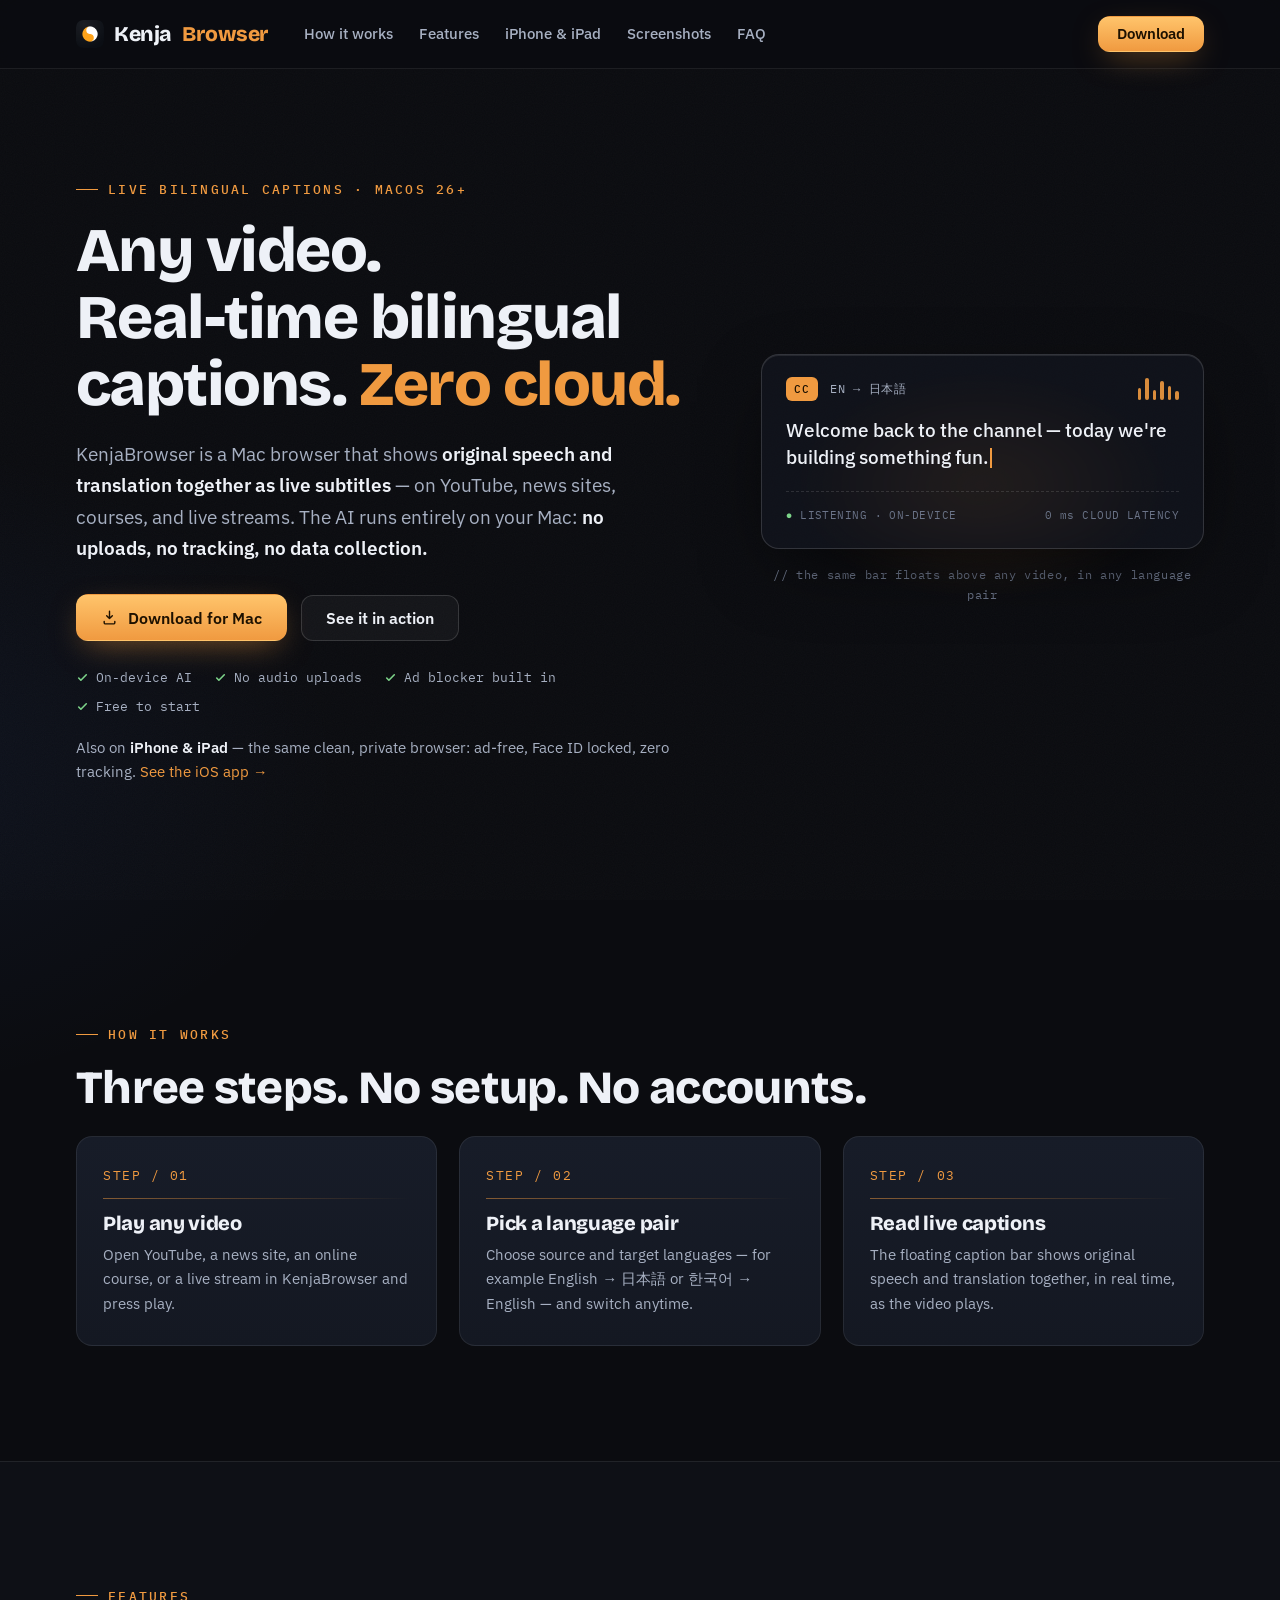
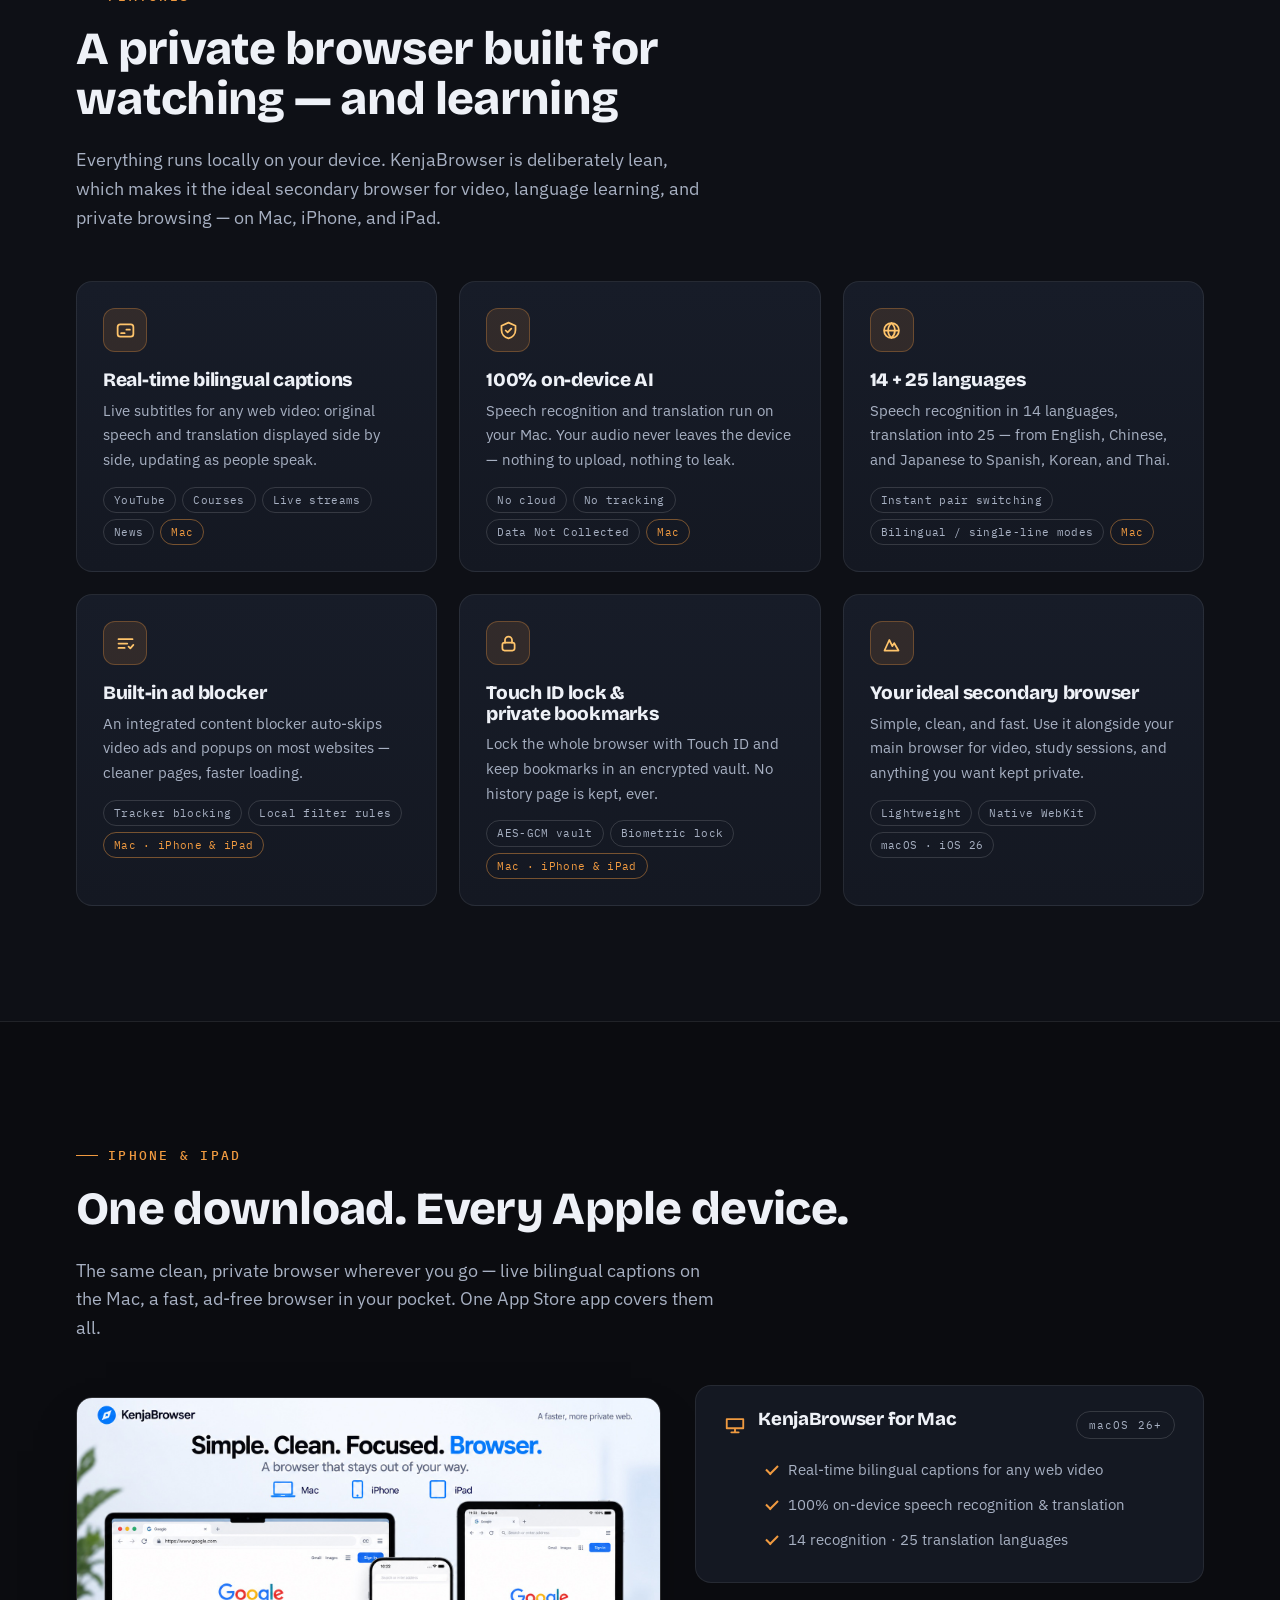
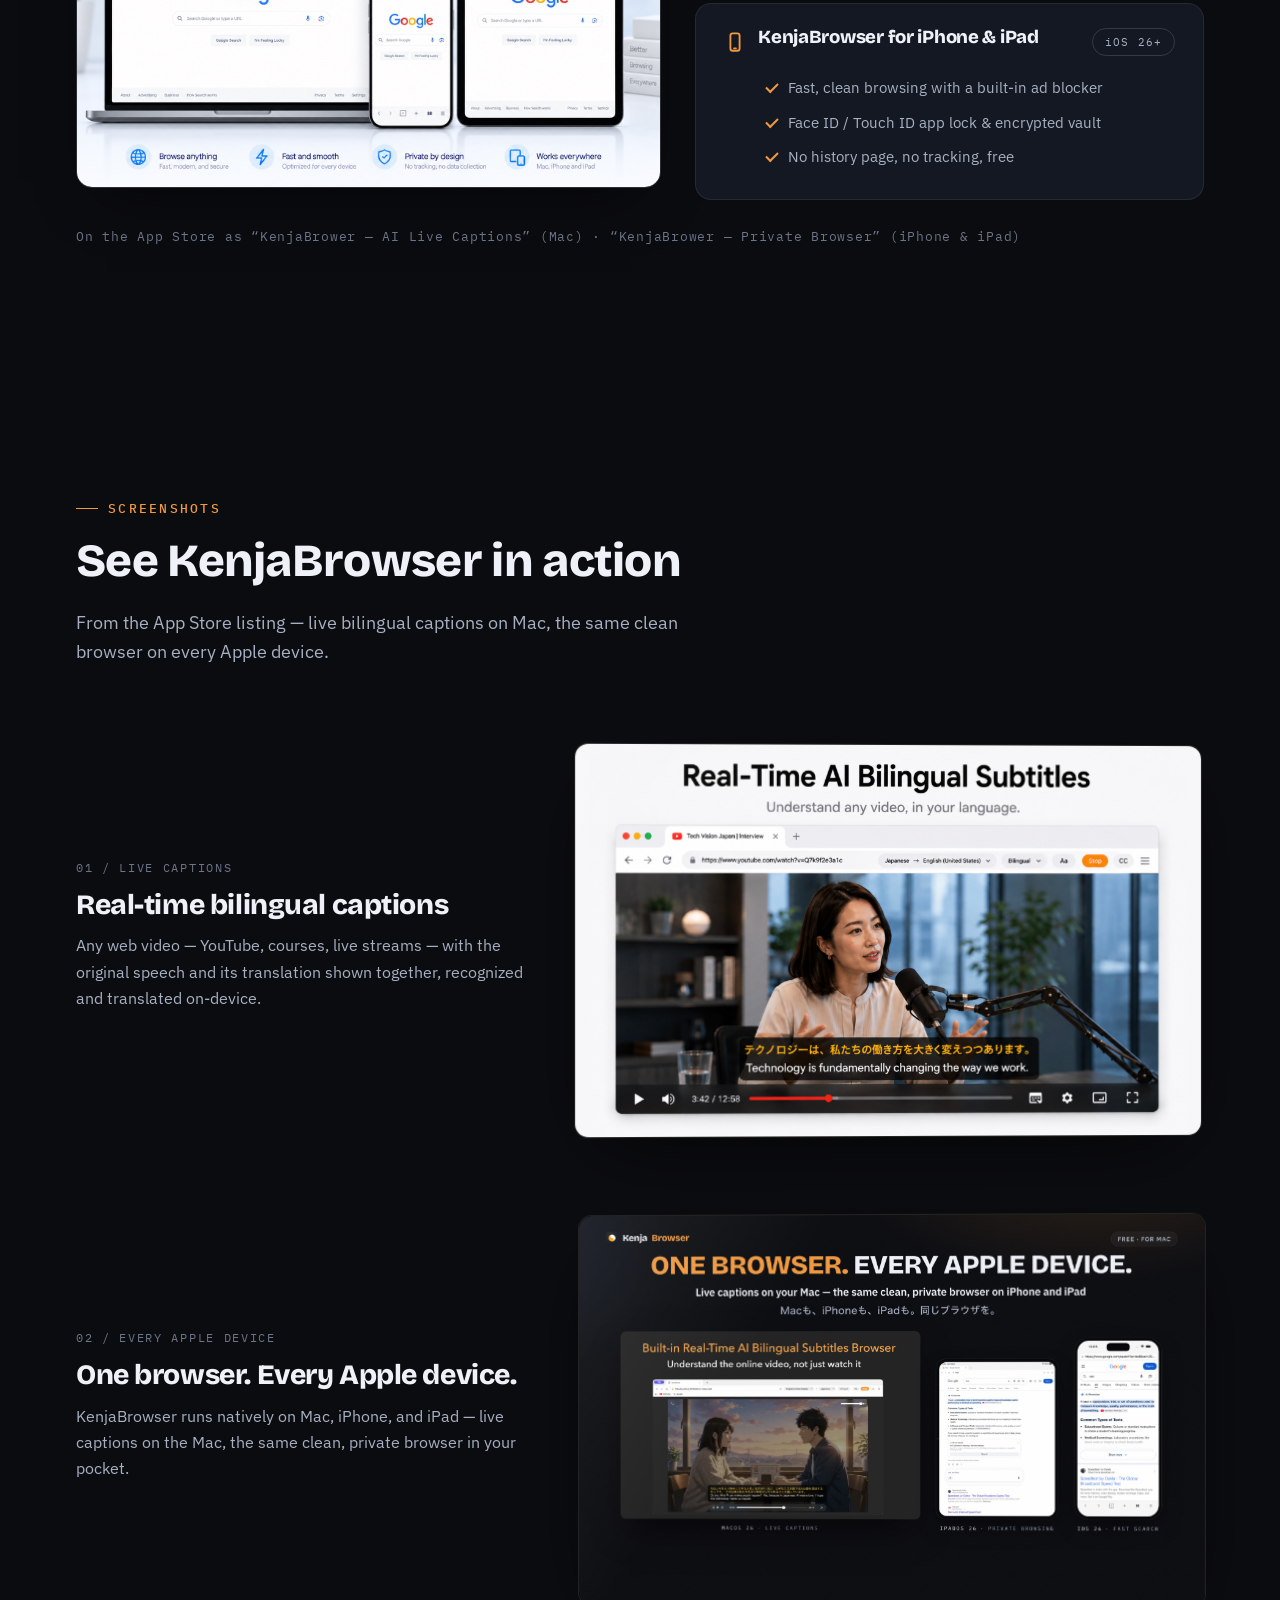
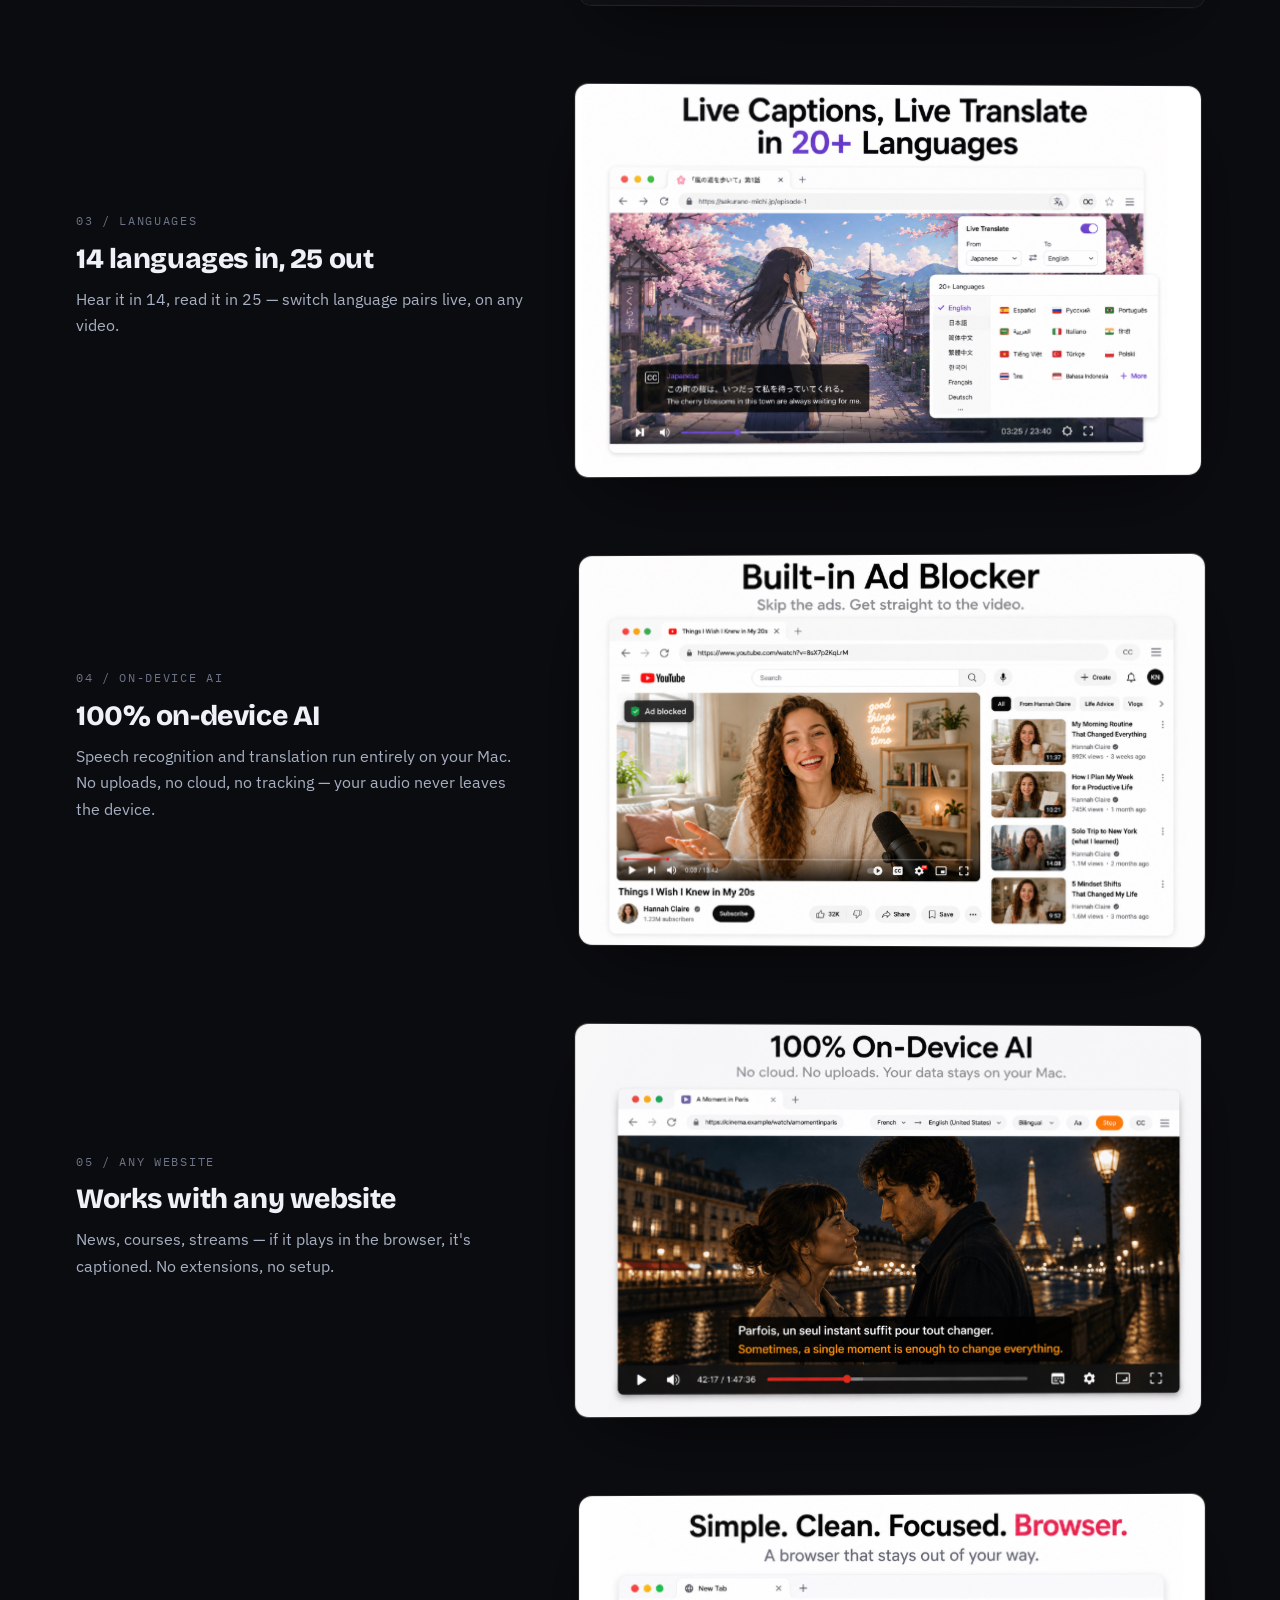
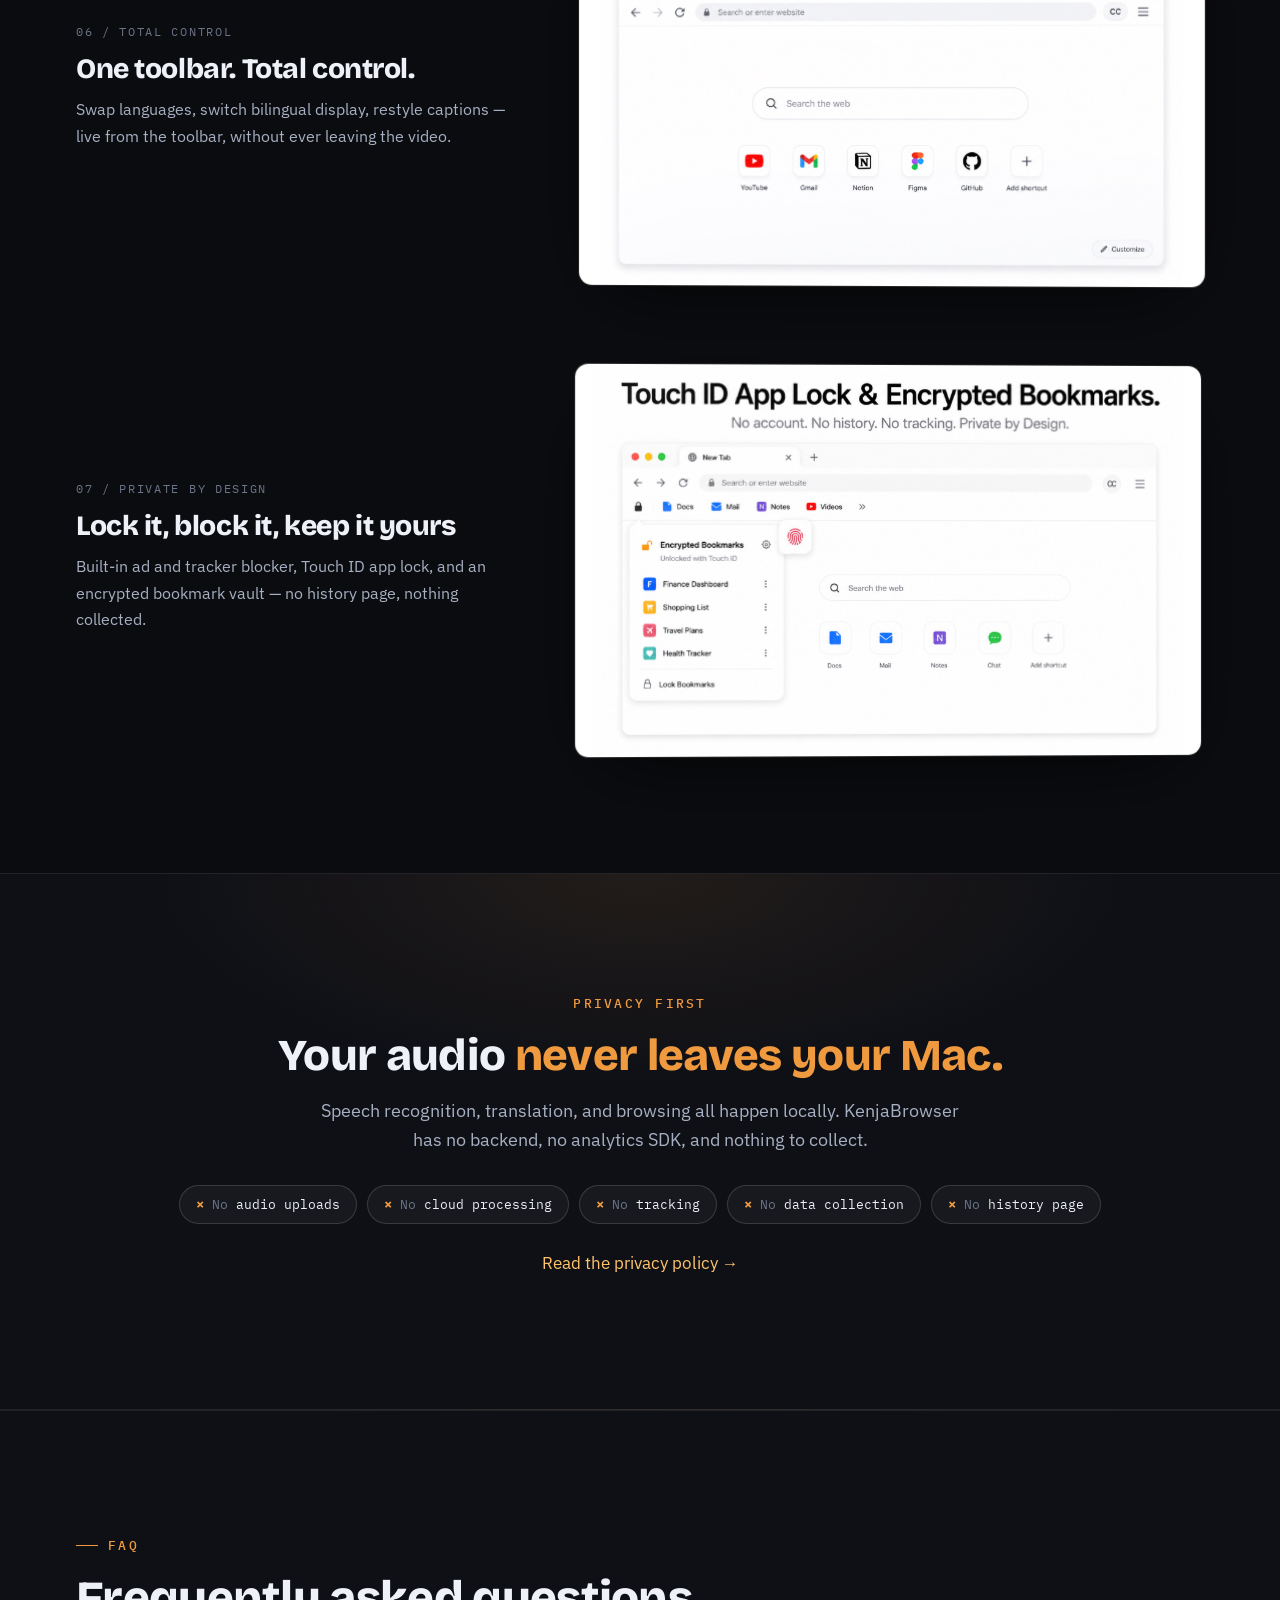
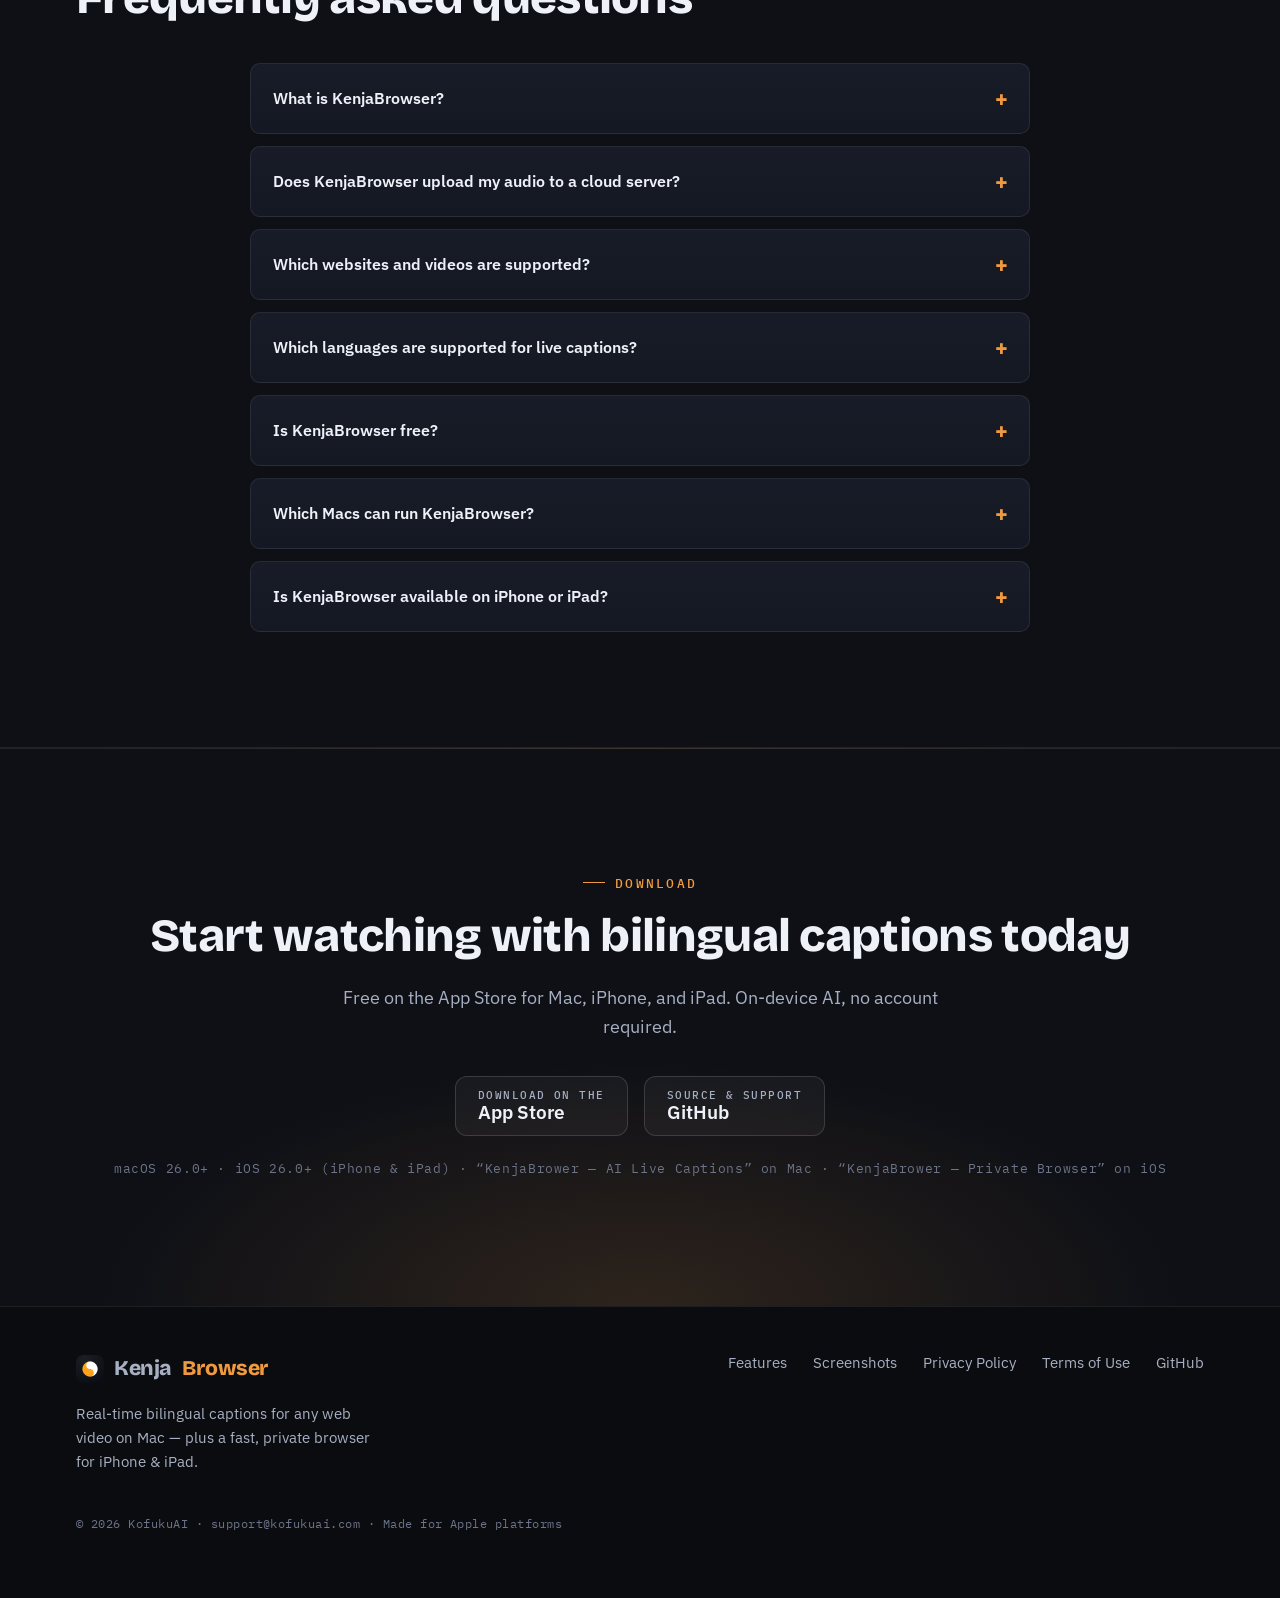
<file: index.html>
<!DOCTYPE html>
<html lang="en">
<head>
  <meta charset="utf-8">
  <meta name="viewport" content="width=device-width, initial-scale=1">

  <title>KenjaBrowser — Real-Time Bilingual Captions for Mac · Private Browser for iPhone &amp; iPad</title>
  <meta name="description" content="KenjaBrowser adds real-time bilingual subtitles to any web video — YouTube, courses, live streams — with 100% on-device AI. No uploads, no tracking. Free for Mac, iPhone &amp; iPad.">

  <link rel="canonical" href="https://kenjabrowser.kofukuai.com/">
  <meta name="robots" content="index, follow, max-image-preview:large, max-snippet:-1">
  <meta name="theme-color" content="#0b0c10">

  <!-- Open Graph -->
  <meta property="og:type" content="website">
  <meta property="og:site_name" content="KenjaBrowser">
  <meta property="og:title" content="KenjaBrowser — Real-Time Bilingual Captions for Mac · Private Browser for iPhone &amp; iPad">
  <meta property="og:description" content="Live bilingual subtitles for any web video, powered by AI that runs 100% on your Mac. No uploads. No cloud. No tracking. Now also a fast, private browser for iPhone &amp; iPad.">
  <meta property="og:url" content="https://kenjabrowser.kofukuai.com/">
  <meta property="og:image" content="https://kenjabrowser.kofukuai.com/assets/img/og-cover.jpg">
  <meta property="og:image:width" content="1200">
  <meta property="og:image:height" content="630">
  <meta property="og:locale" content="en_US">

  <!-- Twitter -->
  <meta name="twitter:card" content="summary_large_image">
  <meta name="twitter:title" content="KenjaBrowser — Real-Time Bilingual Captions for Mac · Private Browser for iPhone &amp; iPad">
  <meta name="twitter:description" content="Live bilingual subtitles for any web video, powered by on-device AI. No uploads. No cloud. No tracking. Now also a fast, private browser for iPhone &amp; iPad.">
  <meta name="twitter:image" content="https://kenjabrowser.kofukuai.com/assets/img/og-cover.jpg">

  <link rel="icon" type="image/png" sizes="32x32" href="assets/img/favicon-32.png">
  <link rel="apple-touch-icon" href="assets/img/apple-touch-icon.png">
  <link rel="manifest" href="manifest.webmanifest">

  <link rel="preload" href="assets/fonts/bricolage-grotesque-800.woff2" as="font" type="font/woff2" crossorigin>
  <link rel="preload" href="assets/css/styles.css" as="style">
  <link rel="stylesheet" href="assets/css/styles.css">

  <script type="application/ld+json">
  {
    "@context": "https://schema.org",
    "@graph": [
      {
        "@type": "Organization",
        "@id": "https://kenjabrowser.kofukuai.com/#org",
        "name": "KofukuAI",
        "url": "https://kenjabrowser.kofukuai.com/",
        "email": "support@kofukuai.com"
      },
      {
        "@type": "WebSite",
        "@id": "https://kenjabrowser.kofukuai.com/#site",
        "url": "https://kenjabrowser.kofukuai.com/",
        "name": "KenjaBrowser",
        "inLanguage": "en",
        "publisher": { "@id": "https://kenjabrowser.kofukuai.com/#org" }
      },
      {
        "@type": "SoftwareApplication",
        "name": "KenjaBrowser",
        "alternateName": "KenjaBrower - AI Live Captions",
        "operatingSystem": "macOS 26.0",
        "applicationCategory": "BrowserApplication",
        "softwareVersion": "1.0.2",
        "inLanguage": "en",
        "url": "https://kenjabrowser.kofukuai.com/",
        "image": "https://kenjabrowser.kofukuai.com/assets/img/og-cover.jpg",
        "screenshot": "https://kenjabrowser.kofukuai.com/assets/img/shot-1.jpg",
        "description": "A browser for Mac with real-time bilingual live captions for any web video. Speech recognition and translation run 100% on-device — no audio uploads, no cloud, no tracking. Includes a built-in ad blocker, Touch ID app lock, and an encrypted bookmark vault.",
        "featureList": [
          "Real-time bilingual subtitles for any web video",
          "100% on-device speech recognition and translation",
          "14 recognition languages, 25 translation languages",
          "Built-in ad and tracker blocker",
          "Touch ID app lock and encrypted bookmark vault",
          "Customizable floating caption bar"
        ],
        "author": { "@id": "https://kenjabrowser.kofukuai.com/#org" },
        "isAccessibleForFree": true
      },
      {
        "@type": "SoftwareApplication",
        "name": "KenjaBrowser for iPhone & iPad",
        "alternateName": "KenjaBrower - Private Browser",
        "operatingSystem": "iOS 26.0",
        "applicationCategory": "BrowserApplication",
        "softwareVersion": "1.0.0",
        "inLanguage": "en",
        "url": "https://kenjabrowser.kofukuai.com/",
        "image": "https://kenjabrowser.kofukuai.com/assets/img/og-cover.jpg",
        "description": "KenjaBrowser for iPhone and iPad: a fast, private secondary browser with a built-in ad and tracker blocker, Face ID / Touch ID app lock, and an encrypted bookmark vault. No history page, no tracking, no data collection — everything stays on your device.",
        "featureList": [
          "Built-in ad and tracker blocker",
          "Face ID / Touch ID app lock",
          "Encrypted bookmark vault",
          "Tabs, downloads, and find-in-page",
          "No history page, no data collection"
        ],
        "author": { "@id": "https://kenjabrowser.kofukuai.com/#org" },
        "isAccessibleForFree": true
      },
      {
        "@type": "FAQPage",
        "mainEntity": [
          {
            "@type": "Question",
            "name": "What is KenjaBrowser?",
            "acceptedAnswer": { "@type": "Answer", "text": "KenjaBrowser is a secondary browser for macOS that adds real-time bilingual captions to any online video. Its speech recognition and translation run entirely on your Mac using on-device AI, so you can watch YouTube, news, courses, and live streams with the original speech and a translation displayed together as subtitles." }
          },
          {
            "@type": "Question",
            "name": "Does KenjaBrowser upload my audio to a cloud server?",
            "acceptedAnswer": { "@type": "Answer", "text": "No. Speech recognition and translation are processed locally on your device. There are no audio uploads, no cloud processing, no tracking, and no data collection." }
          },
          {
            "@type": "Question",
            "name": "Which websites and videos are supported?",
            "acceptedAnswer": { "@type": "Answer", "text": "Any website that plays video in the browser: YouTube, news sites, online courses, live streams, and more. Just play the video and turn on captions." }
          },
          {
            "@type": "Question",
            "name": "Which languages are supported for live captions?",
            "acceptedAnswer": { "@type": "Answer", "text": "Speech recognition supports 14 languages including English, Chinese (Simplified and Traditional), Japanese, Korean, French, German, Spanish, and more. Translation supports 25 languages, and you can switch language pairs anytime." }
          },
          {
            "@type": "Question",
            "name": "Is KenjaBrowser free?",
            "acceptedAnswer": { "@type": "Answer", "text": "The app is free to download and includes all core browser features with a starter allowance for bilingual captions. Kenja PRO optionally unlocks unlimited captions — plans and pricing are shown in the app." }
          },
          {
            "@type": "Question",
            "name": "Which Macs can run KenjaBrowser?",
            "acceptedAnswer": { "@type": "Answer", "text": "KenjaBrowser requires macOS 26.0 or later. On first use of live captions, macOS asks for a one-time Screen & System Audio Recording permission that covers only the app's own audio." }
          },
          {
            "@type": "Question",
            "name": "Is KenjaBrowser available on iPhone or iPad?",
            "acceptedAnswer": { "@type": "Answer", "text": "Yes. KenjaBrowser also runs on iPhone and iPad (iOS 26.0 or later) as a fast, private secondary browser: built-in ad blocker, Face ID / Touch ID app lock, encrypted bookmark vault, and no data collection. Live bilingual captions currently require the Mac app. One App Store download covers all your devices." }
          }
        ]
      }
    ]
  }
  </script>
</head>
<body>
  <a class="skip-link" href="#main">Skip to content</a>

  <header class="site-header">
    <div class="container header-inner">
      <a class="wordmark" href="./" aria-label="KenjaBrowser home">
        <img src="assets/img/icon-192.png" alt="KenjaBrowser app icon" width="28" height="28">
        Kenja<em>Browser</em>
      </a>
      <nav class="nav-links" aria-label="Primary">
        <a href="#how-it-works">How it works</a>
        <a href="#features">Features</a>
        <a href="#ios">iPhone &amp; iPad</a>
        <a href="#screenshots">Screenshots</a>
        <a href="#faq">FAQ</a>
      </nav>
      <div class="header-actions">
        <a class="btn btn-primary header-cta" href="#download" data-store-link>Download</a>
      </div>
    </div>
  </header>

  <main id="main">

    <!-- ============ HERO ============ -->
    <section class="hero" aria-labelledby="hero-title">
      <div class="container hero-grid">
        <div>
          <p class="eyebrow fade-up">Live bilingual captions · macOS 26+</p>
          <h1 id="hero-title" class="fade-up">
            Any video.<br>
            Real-time bilingual captions. <span class="accent">Zero cloud.</span>
          </h1>
          <p class="hero-sub fade-up">
            KenjaBrowser is a Mac browser that shows <strong>original speech and translation
            together as live subtitles</strong> — on YouTube, news sites, courses, and live
            streams. The AI runs entirely on your Mac: <strong>no uploads, no tracking,
            no data collection.</strong>
          </p>
          <div class="hero-ctas fade-up">
            <a class="btn btn-primary" href="#download" data-store-link>
              <svg width="17" height="17" viewBox="0 0 24 24" fill="none" aria-hidden="true"><path d="M12 3v10.5m0 0 4-4m-4 4-4-4M4.5 17.5v1.75A1.75 1.75 0 0 0 6.25 21h11.5a1.75 1.75 0 0 0 1.75-1.75v-1.75" stroke="currentColor" stroke-width="2" stroke-linecap="round" stroke-linejoin="round"/></svg>
              Download for Mac
            </a>
            <a class="btn btn-ghost" href="#screenshots">See it in action</a>
          </div>
          <div class="trust-row fade-up" aria-label="Highlights">
            <span><svg width="13" height="13" viewBox="0 0 24 24" fill="none" aria-hidden="true"><path d="m5 13 4 4L19 7" stroke="#7dd48a" stroke-width="3" stroke-linecap="round" stroke-linejoin="round"/></svg>On-device AI</span>
            <span><svg width="13" height="13" viewBox="0 0 24 24" fill="none" aria-hidden="true"><path d="m5 13 4 4L19 7" stroke="#7dd48a" stroke-width="3" stroke-linecap="round" stroke-linejoin="round"/></svg>No audio uploads</span>
            <span><svg width="13" height="13" viewBox="0 0 24 24" fill="none" aria-hidden="true"><path d="m5 13 4 4L19 7" stroke="#7dd48a" stroke-width="3" stroke-linecap="round" stroke-linejoin="round"/></svg>Ad blocker built in</span>
            <span><svg width="13" height="13" viewBox="0 0 24 24" fill="none" aria-hidden="true"><path d="m5 13 4 4L19 7" stroke="#7dd48a" stroke-width="3" stroke-linecap="round" stroke-linejoin="round"/></svg>Free to start</span>
          </div>
          <p class="platform-note fade-up">Also on <strong>iPhone &amp; iPad</strong> — the same clean, private browser: ad-free, Face ID locked, zero tracking. <a href="#ios">See the iOS app →</a></p>
        </div>

        <div class="cc-stage fade-up" aria-label="Live bilingual caption demo">
          <div class="cc-bar">
            <div class="cc-top">
              <span class="cc-badge">CC</span>
              <span class="cc-lang" id="cc-lang">EN → 日本語</span>
              <span class="cc-wave" aria-hidden="true"><i></i><i></i><i></i><i></i><i></i><i></i></span>
            </div>
            <p class="cc-line" id="cc-line" aria-live="polite"></p>
            <div class="cc-foot">
              <span><span class="dot">●</span> LISTENING · ON-DEVICE</span>
              <span>0 ms CLOUD LATENCY</span>
            </div>
          </div>
          <p class="cc-under">// the same bar floats above any video, in any language pair</p>
        </div>
      </div>
    </section>

    <!-- ============ HOW IT WORKS ============ -->
    <section id="how-it-works" aria-labelledby="how-title">
      <div class="container">
        <div class="reveal">
          <p class="eyebrow">How it works</p>
          <h2 class="section-title" id="how-title">Three steps. No setup. No accounts.</h2>
        </div>
        <div class="steps-grid">
          <div class="step reveal">
            <span class="step-num">STEP / 01</span>
            <h3>Play any video</h3>
            <p>Open YouTube, a news site, an online course, or a live stream in KenjaBrowser and press play.</p>
          </div>
          <div class="step reveal">
            <span class="step-num">STEP / 02</span>
            <h3>Pick a language pair</h3>
            <p>Choose source and target languages — for example English → 日本語 or 한국어 → English — and switch anytime.</p>
          </div>
          <div class="step reveal">
            <span class="step-num">STEP / 03</span>
            <h3>Read live captions</h3>
            <p>The floating caption bar shows original speech and translation together, in real time, as the video plays.</p>
          </div>
        </div>
      </div>
    </section>

    <!-- ============ FEATURES ============ -->
    <section id="features" aria-labelledby="features-title" style="background: var(--bg-2); border-block: 1px solid var(--line);">
      <div class="container">
        <div class="reveal">
          <p class="eyebrow">Features</p>
          <h2 class="section-title" id="features-title">A private browser built for watching — and learning</h2>
          <p class="section-lede">Everything runs locally on your device. KenjaBrowser is deliberately lean, which makes it the ideal secondary browser for video, language learning, and private browsing — on Mac, iPhone, and iPad.</p>
        </div>
        <div class="features-grid">
          <div class="feature reveal">
            <div class="feature-icon" aria-hidden="true">
              <svg width="21" height="21" viewBox="0 0 24 24" fill="none"><rect x="3" y="5" width="18" height="14" rx="3" stroke="currentColor" stroke-width="2"/><path d="M7 15h4m2-4h4" stroke="currentColor" stroke-width="2" stroke-linecap="round"/></svg>
            </div>
            <h3>Real-time bilingual captions</h3>
            <p>Live subtitles for any web video: original speech and translation displayed side by side, updating as people speak.</p>
            <div class="chip-row"><span class="chip">YouTube</span><span class="chip">Courses</span><span class="chip">Live streams</span><span class="chip">News</span><span class="chip chip-mac">Mac</span></div>
          </div>
          <div class="feature reveal">
            <div class="feature-icon" aria-hidden="true">
              <svg width="21" height="21" viewBox="0 0 24 24" fill="none"><path d="M12 3 4 6.5v5c0 4.6 3.4 8.4 8 9.5 4.6-1.1 8-4.9 8-9.5v-5L12 3Z" stroke="currentColor" stroke-width="2" stroke-linejoin="round"/><path d="m8.8 12 2.2 2.2 4.2-4.4" stroke="currentColor" stroke-width="2" stroke-linecap="round" stroke-linejoin="round"/></svg>
            </div>
            <h3>100% on-device AI</h3>
            <p>Speech recognition and translation run on your Mac. Your audio never leaves the device — nothing to upload, nothing to leak.</p>
            <div class="chip-row"><span class="chip">No cloud</span><span class="chip">No tracking</span><span class="chip">Data Not Collected</span><span class="chip chip-mac">Mac</span></div>
          </div>
          <div class="feature reveal">
            <div class="feature-icon" aria-hidden="true">
              <svg width="21" height="21" viewBox="0 0 24 24" fill="none"><circle cx="12" cy="12" r="8.5" stroke="currentColor" stroke-width="2"/><path d="M3.5 12h17M12 3.5c2.6 2.3 3.9 5.2 3.9 8.5s-1.3 6.2-3.9 8.5c-2.6-2.3-3.9-5.2-3.9-8.5S9.4 5.8 12 3.5Z" stroke="currentColor" stroke-width="2"/></svg>
            </div>
            <h3>14 + 25 languages</h3>
            <p>Speech recognition in 14 languages, translation into 25 — from English, Chinese, and Japanese to Spanish, Korean, and Thai.</p>
            <div class="chip-row"><span class="chip">Instant pair switching</span><span class="chip">Bilingual / single-line modes</span><span class="chip chip-mac">Mac</span></div>
          </div>
          <div class="feature reveal">
            <div class="feature-icon" aria-hidden="true">
              <svg width="21" height="21" viewBox="0 0 24 24" fill="none"><path d="M4 7h16M4 12h10M4 17h7" stroke="currentColor" stroke-width="2" stroke-linecap="round"/><path d="m15.5 15.5 2 2 3.5-4" stroke="currentColor" stroke-width="2" stroke-linecap="round" stroke-linejoin="round"/></svg>
            </div>
            <h3>Built-in ad blocker</h3>
            <p>An integrated content blocker auto-skips video ads and popups on most websites — cleaner pages, faster loading.</p>
            <div class="chip-row"><span class="chip">Tracker blocking</span><span class="chip">Local filter rules</span><span class="chip chip-all">Mac · iPhone &amp; iPad</span></div>
          </div>
          <div class="feature reveal">
            <div class="feature-icon" aria-hidden="true">
              <svg width="21" height="21" viewBox="0 0 24 24" fill="none"><path d="M8 11V8a4 4 0 1 1 8 0v3" stroke="currentColor" stroke-width="2" stroke-linecap="round"/><rect x="5" y="11" width="14" height="9" rx="2.5" stroke="currentColor" stroke-width="2"/></svg>
            </div>
            <h3>Touch ID lock &amp; private bookmarks</h3>
            <p>Lock the whole browser with Touch ID and keep bookmarks in an encrypted vault. No history page is kept, ever.</p>
            <div class="chip-row"><span class="chip">AES-GCM vault</span><span class="chip">Biometric lock</span><span class="chip chip-all">Mac · iPhone &amp; iPad</span></div>
          </div>
          <div class="feature reveal">
            <div class="feature-icon" aria-hidden="true">
              <svg width="21" height="21" viewBox="0 0 24 24" fill="none"><path d="M4 20 9.5 8l3.5 7 2-3.5L20 20H4Z" stroke="currentColor" stroke-width="2" stroke-linejoin="round"/></svg>
            </div>
            <h3>Your ideal secondary browser</h3>
            <p>Simple, clean, and fast. Use it alongside your main browser for video, study sessions, and anything you want kept private.</p>
            <div class="chip-row"><span class="chip">Lightweight</span><span class="chip">Native WebKit</span><span class="chip">macOS · iOS 26</span></div>
          </div>
        </div>
      </div>
    </section>

    <!-- ============ IPHONE & IPAD ============ -->
    <section id="ios" aria-labelledby="ios-title">
      <div class="container">
        <div class="reveal">
          <p class="eyebrow">iPhone &amp; iPad</p>
          <h2 class="section-title" id="ios-title">One download. <span class="accent">Every Apple device.</span></h2>
          <p class="section-lede">The same clean, private browser wherever you go — live bilingual captions on the Mac, a fast, ad-free browser in your pocket. One App Store app covers them all.</p>
        </div>
        <div class="ios-grid">
          <div class="ios-media reveal">
            <img src="assets/img/family.jpg" alt="KenjaBrowser running side by side on a Mac, an iPad, and an iPhone" width="1536" height="1024" loading="lazy" decoding="async">
          </div>
          <div class="ios-cards">
            <div class="platform-card reveal">
              <div class="platform-head">
                <svg width="22" height="22" viewBox="0 0 24 24" fill="none" aria-hidden="true"><path d="M3 5.5h18v10H3zM8 20h8M12 15.5V20" stroke="currentColor" stroke-width="2" stroke-linecap="round" stroke-linejoin="round"/></svg>
                <h3>KenjaBrowser for Mac</h3>
                <span class="platform-tag">macOS 26+</span>
              </div>
              <ul>
                <li>Real-time bilingual captions for any web video</li>
                <li>100% on-device speech recognition &amp; translation</li>
                <li>14 recognition · 25 translation languages</li>
              </ul>
            </div>
            <div class="platform-card reveal">
              <div class="platform-head">
                <svg width="22" height="22" viewBox="0 0 24 24" fill="none" aria-hidden="true"><rect x="7" y="2.5" width="10" height="19" rx="2.5" stroke="currentColor" stroke-width="2"/><path d="M11 19h2" stroke="currentColor" stroke-width="2" stroke-linecap="round"/></svg>
                <h3>KenjaBrowser for iPhone &amp; iPad</h3>
                <span class="platform-tag">iOS 26+</span>
              </div>
              <ul>
                <li>Fast, clean browsing with a built-in ad blocker</li>
                <li>Face ID / Touch ID app lock &amp; encrypted vault</li>
                <li>No history page, no tracking, free</li>
              </ul>
            </div>
          </div>
        </div>
        <p class="ios-meta reveal">On the App Store as “KenjaBrower — AI Live Captions” (Mac) · “KenjaBrower — Private Browser” (iPhone &amp; iPad)</p>
      </div>
    </section>

    <!-- ============ SCREENSHOTS ============ -->
    <section id="screenshots" aria-labelledby="shots-title">
      <div class="container">
        <div class="reveal">
          <p class="eyebrow">Screenshots</p>
          <h2 class="section-title" id="shots-title">See KenjaBrowser in action</h2>
          <p class="section-lede">From the App Store listing — live bilingual captions on Mac, the same clean browser on every Apple device.</p>
        </div>

        <div class="shot-row reveal">
          <div class="shot-copy">
            <span class="shot-index">01 / LIVE CAPTIONS</span>
            <h3>Real-time bilingual captions</h3>
            <p>Any web video — YouTube, courses, live streams — with the original speech and its translation shown together, recognized and translated on-device.</p>
          </div>
          <div class="shot-media">
            <img src="assets/img/store-1.jpg" alt="KenjaBrowser showing a YouTube video with a floating bilingual caption bar translating speech in real time" width="2048" height="1280" loading="lazy" decoding="async">
          </div>
        </div>

        <div class="shot-row reveal">
          <div class="shot-copy">
            <span class="shot-index">02 / EVERY APPLE DEVICE</span>
            <h3>One browser. Every Apple device.</h3>
            <p>KenjaBrowser runs natively on Mac, iPhone, and iPad — live captions on the Mac, the same clean, private browser in your pocket.</p>
          </div>
          <div class="shot-media">
            <img src="assets/img/store-2.jpg" alt="KenjaBrowser running side by side on a Mac, an iPad, and an iPhone" width="2048" height="1280" loading="lazy" decoding="async">
          </div>
        </div>

        <div class="shot-row reveal">
          <div class="shot-copy">
            <span class="shot-index">03 / LANGUAGES</span>
            <h3>14 languages in, 25 out</h3>
            <p>Hear it in 14, read it in 25 — switch language pairs live, on any video.</p>
          </div>
          <div class="shot-media">
            <img src="assets/img/store-3.jpg" alt="KenjaBrowser language coverage: speech recognition in 14 languages, translation into 25" width="2048" height="1280" loading="lazy" decoding="async">
          </div>
        </div>

        <div class="shot-row reveal">
          <div class="shot-copy">
            <span class="shot-index">04 / ON-DEVICE AI</span>
            <h3>100% on-device AI</h3>
            <p>Speech recognition and translation run entirely on your Mac. No uploads, no cloud, no tracking — your audio never leaves the device.</p>
          </div>
          <div class="shot-media">
            <img src="assets/img/store-4.jpg" alt="KenjaBrowser processing captions fully on-device with no cloud involvement" width="2048" height="1280" loading="lazy" decoding="async">
          </div>
        </div>

        <div class="shot-row reveal">
          <div class="shot-copy">
            <span class="shot-index">05 / ANY WEBSITE</span>
            <h3>Works with any website</h3>
            <p>News, courses, streams — if it plays in the browser, it's captioned. No extensions, no setup.</p>
          </div>
          <div class="shot-media">
            <img src="assets/img/store-5.jpg" alt="KenjaBrowser showing live bilingual captions on a news website's embedded video" width="2048" height="1280" loading="lazy" decoding="async">
          </div>
        </div>

        <div class="shot-row reveal">
          <div class="shot-copy">
            <span class="shot-index">06 / TOTAL CONTROL</span>
            <h3>One toolbar. Total control.</h3>
            <p>Swap languages, switch bilingual display, restyle captions — live from the toolbar, without ever leaving the video.</p>
          </div>
          <div class="shot-media">
            <img src="assets/img/store-6.jpg" alt="KenjaBrowser's caption toolbar with language pills, Bilingual mode, style and CC controls" width="2048" height="1280" loading="lazy" decoding="async">
          </div>
        </div>

        <div class="shot-row reveal">
          <div class="shot-copy">
            <span class="shot-index">07 / PRIVATE BY DESIGN</span>
            <h3>Lock it, block it, keep it yours</h3>
            <p>Built-in ad and tracker blocker, Touch ID app lock, and an encrypted bookmark vault — no history page, nothing collected.</p>
          </div>
          <div class="shot-media">
            <img src="assets/img/store-7.jpg" alt="KenjaBrowser privacy features: ad blocker shield, Touch ID lock, and encrypted bookmarks" width="2048" height="1280" loading="lazy" decoding="async">
          </div>
        </div>
      </div>
    </section>

    <!-- ============ PRIVACY BAND ============ -->
    <section class="privacy-band" aria-labelledby="privacy-title">
      <div class="container">
        <div class="reveal">
          <p class="eyebrow">Privacy first</p>
          <h2 class="privacy-statement" id="privacy-title">Your audio <em>never leaves your Mac.</em></h2>
          <p class="section-lede" style="margin-inline: auto;">Speech recognition, translation, and browsing all happen locally. KenjaBrowser has no backend, no analytics SDK, and nothing to collect.</p>
          <div class="no-chips">
            <span class="no-chip"><span class="x">×</span><s>No</s> audio uploads</span>
            <span class="no-chip"><span class="x">×</span><s>No</s> cloud processing</span>
            <span class="no-chip"><span class="x">×</span><s>No</s> tracking</span>
            <span class="no-chip"><span class="x">×</span><s>No</s> data collection</span>
            <span class="no-chip"><span class="x">×</span><s>No</s> history page</span>
          </div>
          <p><a href="privacy/">Read the privacy policy →</a></p>
        </div>
      </div>
    </section>

    <!-- ============ FAQ ============ -->
    <section id="faq" aria-labelledby="faq-title" style="background: var(--bg-2); border-block: 1px solid var(--line);">
      <div class="container">
        <div class="reveal">
          <p class="eyebrow">FAQ</p>
          <h2 class="section-title" id="faq-title">Frequently asked questions</h2>
        </div>
        <div class="faq-list reveal">
          <details class="faq">
            <summary>What is KenjaBrowser?</summary>
            <div class="faq-body">
              <p>KenjaBrowser is a secondary browser for macOS that adds real-time bilingual captions to any online video. Its speech recognition and translation run entirely on your Mac using on-device AI, so you can watch YouTube, news, courses, and live streams with the original speech and a translation displayed together as subtitles.</p>
            </div>
          </details>
          <details class="faq">
            <summary>Does KenjaBrowser upload my audio to a cloud server?</summary>
            <div class="faq-body">
              <p>No. Speech recognition and translation are processed locally on your device. There are no audio uploads, no cloud processing, no tracking, and no data collection. The App Store privacy label is <em>Data Not Collected</em>.</p>
            </div>
          </details>
          <details class="faq">
            <summary>Which websites and videos are supported?</summary>
            <div class="faq-body">
              <p>Any website that plays video in the browser: YouTube, news sites, online courses, live streams, and more. Just play the video and turn on captions.</p>
            </div>
          </details>
          <details class="faq">
            <summary>Which languages are supported for live captions?</summary>
            <div class="faq-body">
              <p>Speech recognition supports 14 languages including English, Chinese (Simplified and Traditional), Japanese, Korean, French, German, Spanish, Russian, Arabic, Thai, Vietnamese, Indonesian, Italian, and Portuguese. Translation supports 25 languages, and you can switch language pairs anytime.</p>
            </div>
          </details>
          <details class="faq">
            <summary>Is KenjaBrowser free?</summary>
            <div class="faq-body">
              <p>The app is free to download and includes all core browser features with a starter allowance for bilingual captions. Kenja PRO optionally unlocks unlimited captions — plans and pricing are shown in the app.</p>
            </div>
          </details>
          <details class="faq">
            <summary>Which Macs can run KenjaBrowser?</summary>
            <div class="faq-body">
              <p>KenjaBrowser requires macOS 26.0 or later. On first use of live captions, macOS asks for a one-time <em>Screen &amp; System Audio Recording</em> permission that covers only the app's own audio — no system-wide capture, no screen content, and no microphone input is ever recorded.</p>
            </div>
          </details>
          <details class="faq">
            <summary>Is KenjaBrowser available on iPhone or iPad?</summary>
            <div class="faq-body">
              <p>Yes. KenjaBrowser also runs on iPhone and iPad (iOS 26.0 or later) as a fast, private secondary browser: built-in ad blocker, Face ID / Touch ID app lock, encrypted bookmark vault, and no data collection. Live bilingual captions currently require the Mac app. One App Store download covers all your devices.</p>
            </div>
          </details>
        </div>
      </div>
    </section>

    <!-- ============ DOWNLOAD ============ -->
    <section id="download" class="download-band" aria-labelledby="download-title">
      <div class="container">
        <div class="reveal">
          <p class="eyebrow">Download</p>
          <h2 id="download-title">Start watching with bilingual captions today</h2>
          <p class="section-lede">Free on the App Store for Mac, iPhone, and iPad. On-device AI, no account required.</p>
          <div class="download-ctas">
            <a class="btn btn-store" href="#" data-store-link>
              <small>Download on the</small>
              <strong>App Store</strong>
            </a>
            <a class="btn btn-store" href="https://github.com/KenjaHub/KenjaBrowser" rel="noopener">
              <small>Source &amp; support</small>
              <strong>GitHub</strong>
            </a>
          </div>
          <p class="download-meta">macOS 26.0+ · iOS 26.0+ (iPhone &amp; iPad) · “KenjaBrower — AI Live Captions” on Mac · “KenjaBrower — Private Browser” on iOS</p>
        </div>
      </div>
    </section>
  </main>

  <footer class="site-footer">
    <div class="container">
      <div class="footer-grid">
        <div>
          <a class="wordmark" href="./" aria-label="KenjaBrowser home">
            <img src="assets/img/icon-192.png" alt="" width="28" height="28">
            Kenja<em>Browser</em>
          </a>
          <p style="margin-top: 12px; max-width: 300px;">Real-time bilingual captions for any web video on Mac — plus a fast, private browser for iPhone &amp; iPad.</p>
        </div>
        <nav class="footer-links" aria-label="Footer">
          <a href="#features">Features</a>
          <a href="#screenshots">Screenshots</a>
          <a href="privacy/">Privacy Policy</a>
          <a href="https://www.apple.com/legal/internet-services/itunes/dev/stdeula/" rel="noopener">Terms of Use</a>
          <a href="https://github.com/KenjaHub/KenjaBrowser" rel="noopener">GitHub</a>
        </nav>
      </div>
      <p class="footer-note">© <span id="year">2026</span> KofukuAI · support@kofukuai.com · Made for Apple platforms</p>
    </div>
  </footer>

  <script src="assets/js/main.js" defer></script>
</body>
</html>
</file>
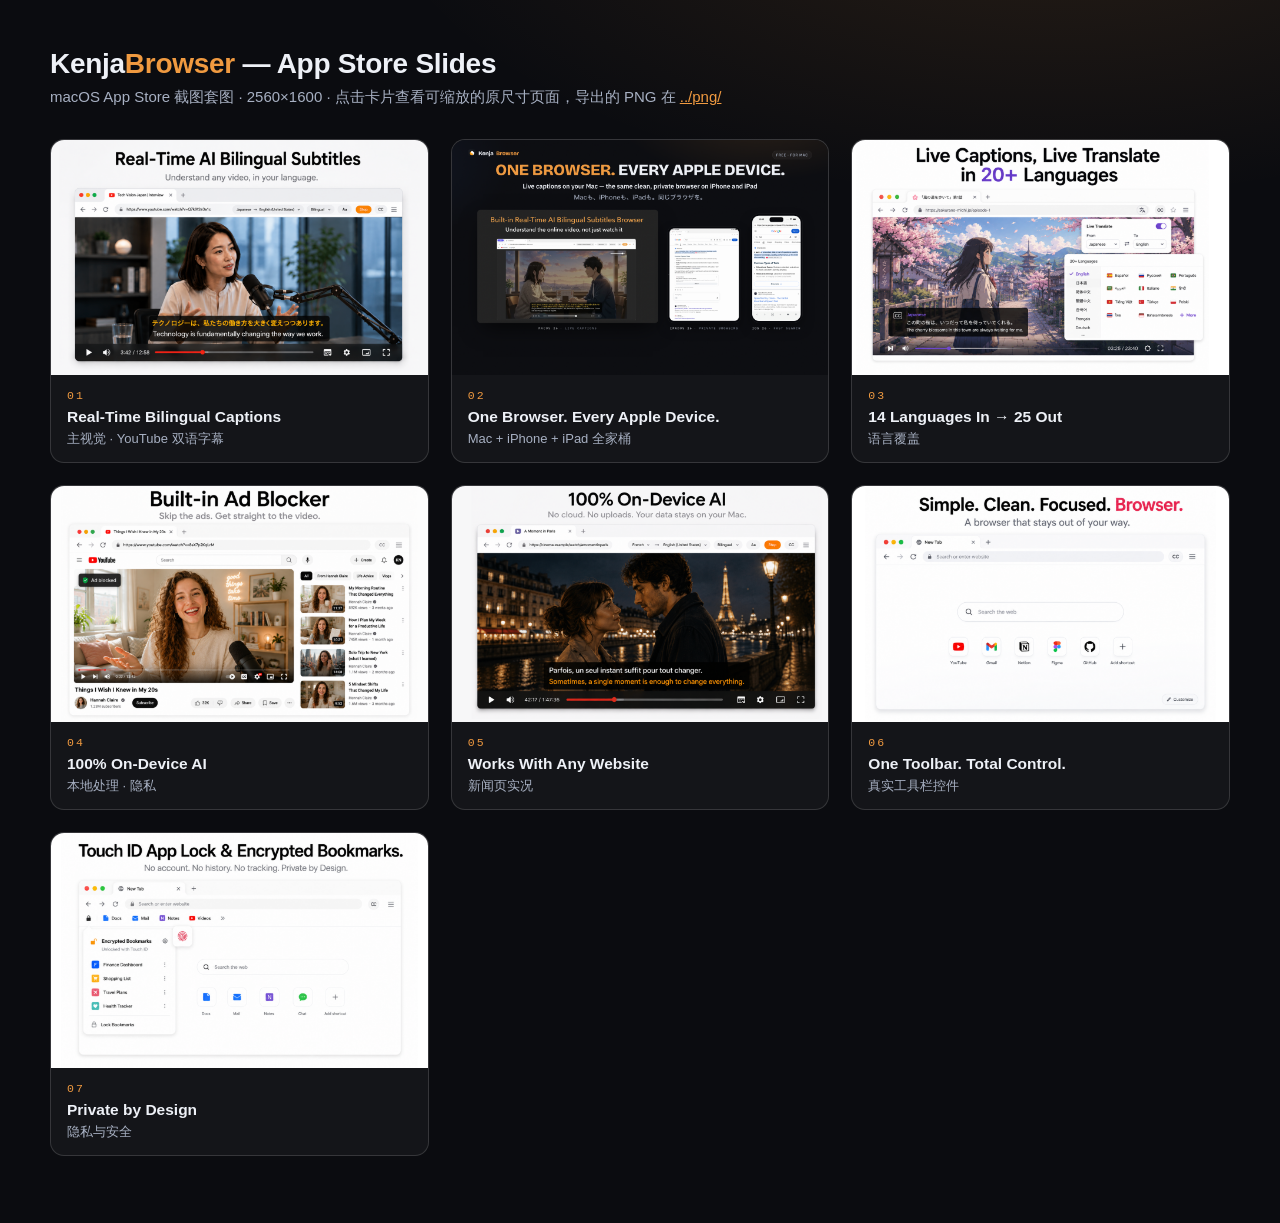
<file: appstore-shots/src/index.html>
<!DOCTYPE html>
<html lang="en">
<head>
<meta charset="utf-8">
<meta name="viewport" content="width=device-width, initial-scale=1">
<meta name="robots" content="noindex">
<title>KenjaBrowser — App Store Slides (macOS)</title>
<style>
  :root { --bg:#0b0c10; --text:#eef1f7; --muted:#a7b0c2; --accent:#f09a40; }
  * { box-sizing: border-box; margin: 0; padding: 0; }
  body {
    background: radial-gradient(1100px 520px at 82% -10%, rgba(240,154,64,.13), transparent 62%), var(--bg);
    color: var(--text);
    font-family: -apple-system, "Hiragino Sans", "PingFang SC", sans-serif;
    padding: 48px 32px 64px;
    -webkit-font-smoothing: antialiased;
  }
  .wrap { max-width: 1180px; margin: 0 auto; }
  h1 { font-size: 28px; letter-spacing: -0.01em; }
  h1 em { font-style: normal; color: var(--accent); }
  p.lede { color: var(--muted); margin-top: 8px; font-size: 15px; }
  .grid { margin-top: 32px; display: grid; grid-template-columns: repeat(auto-fill, minmax(340px, 1fr)); gap: 22px; }
  a.card {
    display: block; text-decoration: none; color: var(--text);
    border: 1px solid rgba(255,255,255,.14); border-radius: 14px; overflow: hidden;
    background: rgba(255,255,255,.04);
    transition: transform .15s ease, border-color .15s ease;
  }
  a.card:hover { transform: translateY(-2px); border-color: rgba(240,154,64,.6); }
  a.card img { display: block; width: 100%; aspect-ratio: 16/10; object-fit: cover; object-position: top; }
  .meta { padding: 14px 16px; }
  .meta .n { font-family: ui-monospace, Menlo, monospace; font-size: 11.5px; letter-spacing: .18em; color: var(--accent); }
  .meta .t { margin-top: 6px; font-size: 15.5px; font-weight: 600; }
  .meta .d { margin-top: 4px; font-size: 13px; color: var(--muted); }
</style>
</head>
<body>
<div class="wrap">
  <h1>Kenja<em>Browser</em> — App Store Slides</h1>
  <p class="lede">macOS App Store 截图套图 · 2560×1600 · 点击卡片查看可缩放的原尺寸页面，导出的 PNG 在 <a href="../png/" style="color:var(--accent)">../png/</a></p>
  <div class="grid">
    <a class="card" href="slide-1.html"><img src="../png/KenjaBrowser.001.png" alt="" loading="lazy"><div class="meta"><div class="n">01</div><div class="t">Real-Time Bilingual Captions</div><div class="d">主视觉 · YouTube 双语字幕</div></div></a>
    <a class="card" href="slide-2.html"><img src="../png/KenjaBrowser.002.png" alt="" loading="lazy"><div class="meta"><div class="n">02</div><div class="t">One Browser. Every Apple Device.</div><div class="d">Mac + iPhone + iPad 全家桶</div></div></a>
    <a class="card" href="slide-3.html"><img src="../png/KenjaBrowser.003.png" alt="" loading="lazy"><div class="meta"><div class="n">03</div><div class="t">14 Languages In → 25 Out</div><div class="d">语言覆盖</div></div></a>
    <a class="card" href="slide-4.html"><img src="../png/KenjaBrowser.004.png" alt="" loading="lazy"><div class="meta"><div class="n">04</div><div class="t">100% On-Device AI</div><div class="d">本地处理 · 隐私</div></div></a>
    <a class="card" href="slide-5.html"><img src="../png/KenjaBrowser.005.png" alt="" loading="lazy"><div class="meta"><div class="n">05</div><div class="t">Works With Any Website</div><div class="d">新闻页实况</div></div></a>
    <a class="card" href="slide-6.html"><img src="../png/KenjaBrowser.006.png" alt="" loading="lazy"><div class="meta"><div class="n">06</div><div class="t">One Toolbar. Total Control.</div><div class="d">真实工具栏控件</div></div></a>
    <a class="card" href="slide-7.html"><img src="../png/KenjaBrowser.007.png" alt="" loading="lazy"><div class="meta"><div class="n">07</div><div class="t">Private by Design</div><div class="d">隐私与安全</div></div></a>
  </div>
</div>
</body>
</html>
</file>
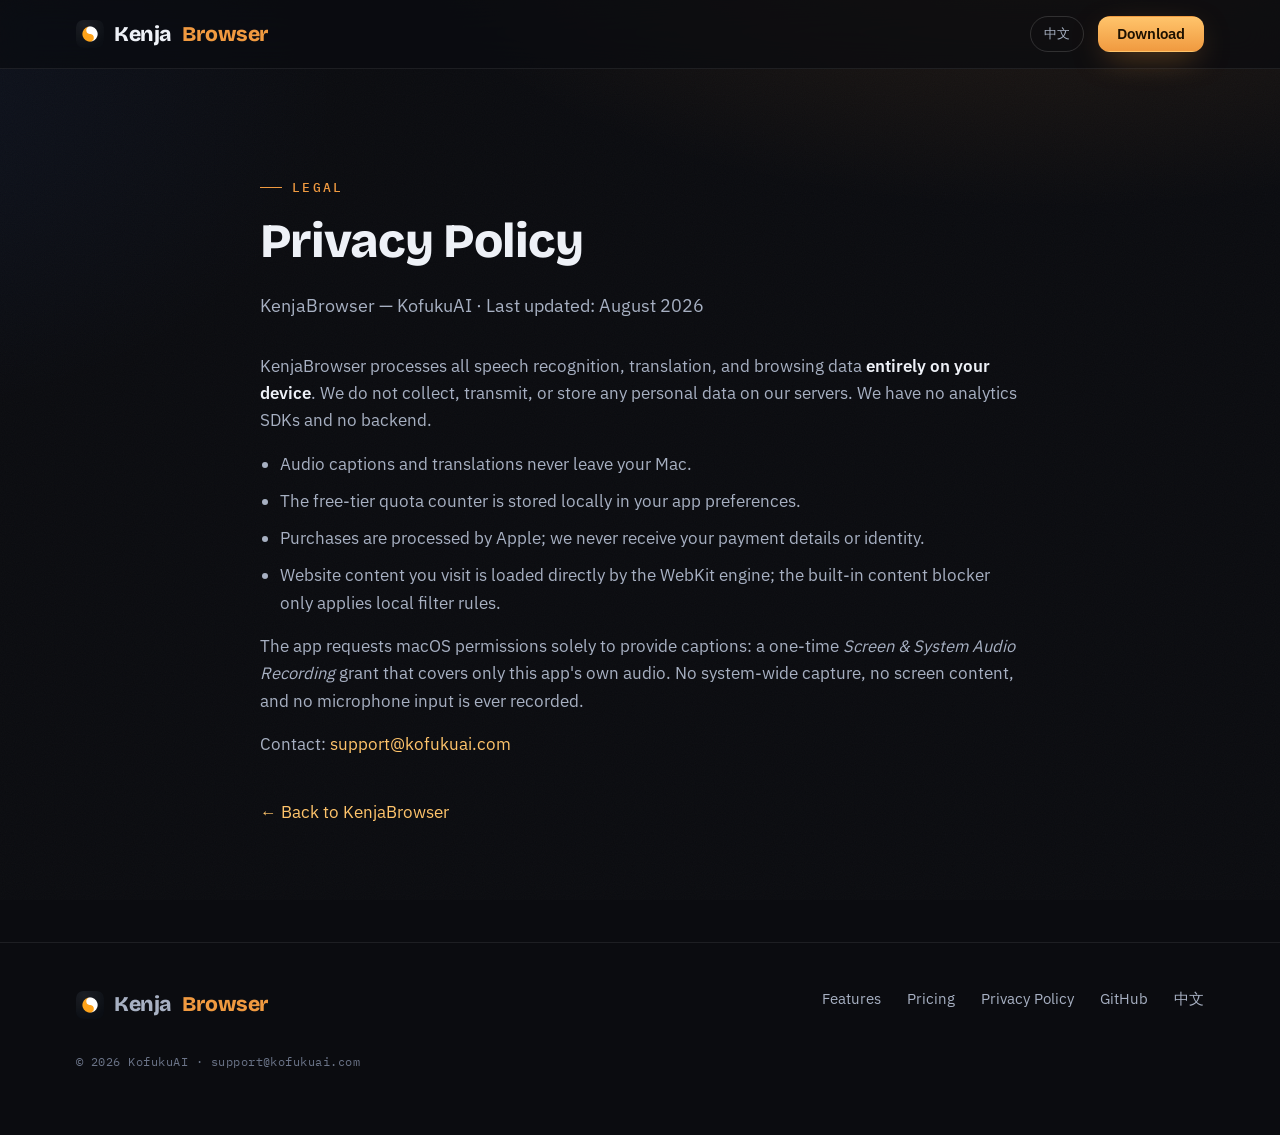
<file: privacy.html>
<!DOCTYPE html>
<html lang="en">
<head>
  <meta charset="utf-8">
  <meta name="viewport" content="width=device-width, initial-scale=1">
  <title>Privacy Policy — KenjaBrowser</title>
  <meta name="description" content="KenjaBrowser processes all speech recognition, translation, and browsing data entirely on your device. No collection, no tracking, no uploads.">
  <link rel="canonical" href="https://kenjabrowser.kofukuai.com/privacy/">
  <meta name="robots" content="index, follow">
  <meta name="theme-color" content="#0b0c10">
  <link rel="icon" type="image/png" sizes="32x32" href="assets/img/favicon-32.png">
  <link rel="stylesheet" href="assets/css/styles.css">
</head>
<body>
  <a class="skip-link" href="#main">Skip to content</a>

  <header class="site-header">
    <div class="container header-inner">
      <a class="wordmark" href="../" aria-label="KenjaBrowser home">
        <img src="assets/img/icon-192.png" alt="KenjaBrowser app icon" width="28" height="28">
        Kenja<em>Browser</em>
      </a>
      <div class="header-actions">
        <a class="lang-switch" href="zh/privacy/" hreflang="zh-CN" lang="zh-CN">中文</a>
        <a class="btn btn-primary header-cta" href="../#download" data-store-link>Download</a>
      </div>
    </div>
  </header>

  <main id="main">
    <section style="padding: clamp(56px, 8vw, 100px) 0;">
      <div class="container" style="max-width: 760px;">
        <p class="eyebrow">Legal</p>
        <h1 style="font-size: clamp(32px, 4.5vw, 48px);">Privacy Policy</h1>
        <p class="section-lede">KenjaBrowser — KofukuAI · Last updated: August 2026</p>

        <div class="prose" style="color: var(--muted); margin-top: 32px;">
          <p>KenjaBrowser processes all speech recognition, translation, and browsing data <strong style="color: var(--text);">entirely on your device</strong>. We do not collect, transmit, or store any personal data on our servers. We have no analytics SDKs and no backend.</p>

          <ul style="display: grid; gap: 10px; padding-left: 20px;">
            <li>Audio captions and translations never leave your Mac.</li>
            <li>The free-tier quota counter is stored locally in your app preferences.</li>
            <li>Purchases are processed by Apple; we never receive your payment details or identity.</li>
            <li>Website content you visit is loaded directly by the WebKit engine; the built-in content blocker only applies local filter rules.</li>
          </ul>

          <p>The app requests macOS permissions solely to provide captions: a one-time <em>Screen &amp; System Audio Recording</em> grant that covers only this app's own audio. No system-wide capture, no screen content, and no microphone input is ever recorded.</p>

          <p>Contact: <a href="mailto:support@kofukuai.com">support@kofukuai.com</a></p>
        </div>

        <p style="margin-top: 40px;"><a href="../">← Back to KenjaBrowser</a></p>
      </div>
    </section>
  </main>

  <footer class="site-footer">
    <div class="container">
      <div class="footer-grid">
        <div>
          <a class="wordmark" href="../" aria-label="KenjaBrowser home">
            <img src="assets/img/icon-192.png" alt="" width="28" height="28">
            Kenja<em>Browser</em>
          </a>
        </div>
        <nav class="footer-links" aria-label="Footer">
          <a href="../#features">Features</a>
          <a href="../#pricing">Pricing</a>
          <a href="../privacy/">Privacy Policy</a>
          <a href="https://github.com/KenjaHub/KenjaBrowser" rel="noopener">GitHub</a>
          <a href="zh/privacy/" hreflang="zh-CN" lang="zh-CN">中文</a>
        </nav>
      </div>
      <p class="footer-note">© <span id="year">2026</span> KofukuAI · support@kofukuai.com</p>
    </div>
  </footer>

  <script src="assets/js/main.js" defer></script>
</body>
</html>
</file>
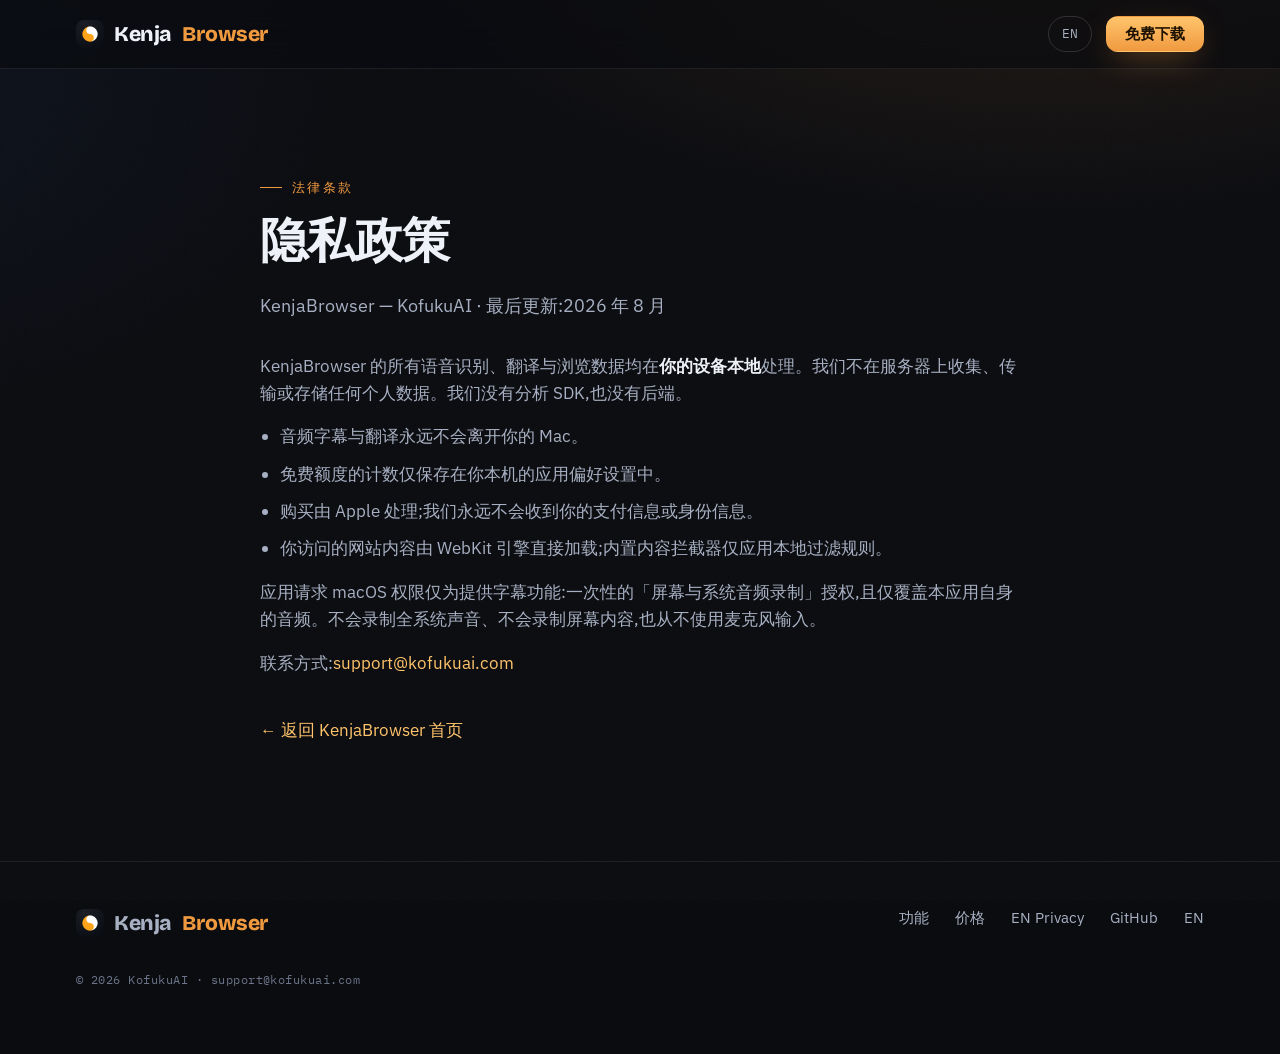
<file: zh/privacy.html>
<!DOCTYPE html>
<html lang="zh-CN">
<head>
  <meta charset="utf-8">
  <meta name="viewport" content="width=device-width, initial-scale=1">
  <title>隐私政策 — KenjaBrowser</title>
  <meta name="description" content="KenjaBrowser 的所有语音识别、翻译与浏览数据均在你的设备本地处理。不收集、不追踪、不上传。">
  <link rel="canonical" href="https://kenjabrowser.kofukuai.com/zh/privacy/">
  <link rel="alternate" hreflang="en" href="https://kenjabrowser.kofukuai.com/privacy/">
  <link rel="alternate" hreflang="zh-CN" href="https://kenjabrowser.kofukuai.com/zh/privacy/">
  <meta name="robots" content="index, follow">
  <meta name="theme-color" content="#0b0c10">
  <link rel="icon" type="image/png" sizes="32x32" href="../assets/img/favicon-32.png">
  <link rel="stylesheet" href="../assets/css/styles.css">
</head>
<body>
  <a class="skip-link" href="#main">跳到主要内容</a>

  <header class="site-header">
    <div class="container header-inner">
      <a class="wordmark" href="../" aria-label="KenjaBrowser 首页">
        <img src="../assets/img/icon-192.png" alt="KenjaBrowser 应用图标" width="28" height="28">
        Kenja<em>Browser</em>
      </a>
      <div class="header-actions">
        <a class="lang-switch" href="../privacy/" hreflang="en" lang="en">EN</a>
        <a class="btn btn-primary header-cta" href="../#download" data-store-link>免费下载</a>
      </div>
    </div>
  </header>

  <main id="main">
    <section style="padding: clamp(56px, 8vw, 100px) 0;">
      <div class="container" style="max-width: 760px;">
        <p class="eyebrow">法律条款</p>
        <h1 style="font-size: clamp(32px, 4.5vw, 48px);">隐私政策</h1>
        <p class="section-lede">KenjaBrowser — KofukuAI · 最后更新:2026 年 8 月</p>

        <div class="prose" style="color: var(--muted); margin-top: 32px;">
          <p>KenjaBrowser 的所有语音识别、翻译与浏览数据均在<strong style="color: var(--text);">你的设备本地</strong>处理。我们不在服务器上收集、传输或存储任何个人数据。我们没有分析 SDK,也没有后端。</p>

          <ul style="display: grid; gap: 10px; padding-left: 20px;">
            <li>音频字幕与翻译永远不会离开你的 Mac。</li>
            <li>免费额度的计数仅保存在你本机的应用偏好设置中。</li>
            <li>购买由 Apple 处理;我们永远不会收到你的支付信息或身份信息。</li>
            <li>你访问的网站内容由 WebKit 引擎直接加载;内置内容拦截器仅应用本地过滤规则。</li>
          </ul>

          <p>应用请求 macOS 权限仅为提供字幕功能:一次性的「屏幕与系统音频录制」授权,且仅覆盖本应用自身的音频。不会录制全系统声音、不会录制屏幕内容,也从不使用麦克风输入。</p>

          <p>联系方式:<a href="mailto:support@kofukuai.com">support@kofukuai.com</a></p>
        </div>

        <p style="margin-top: 40px;"><a href="../">← 返回 KenjaBrowser 首页</a></p>
      </div>
    </section>
  </main>

  <footer class="site-footer">
    <div class="container">
      <div class="footer-grid">
        <div>
          <a class="wordmark" href="../" aria-label="KenjaBrowser 首页">
            <img src="../assets/img/icon-192.png" alt="" width="28" height="28">
            Kenja<em>Browser</em>
          </a>
        </div>
        <nav class="footer-links" aria-label="页脚">
          <a href="../#features">功能</a>
          <a href="../#pricing">价格</a>
          <a href="../privacy/">EN Privacy</a>
          <a href="https://github.com/KenjaHub/KenjaBrowser" rel="noopener">GitHub</a>
          <a href="../privacy/" hreflang="en" lang="en">EN</a>
        </nav>
      </div>
      <p class="footer-note">© <span id="year">2026</span> KofukuAI · support@kofukuai.com</p>
    </div>
  </footer>

  <script src="../assets/js/main.js" defer></script>
</body>
</html>
</file>
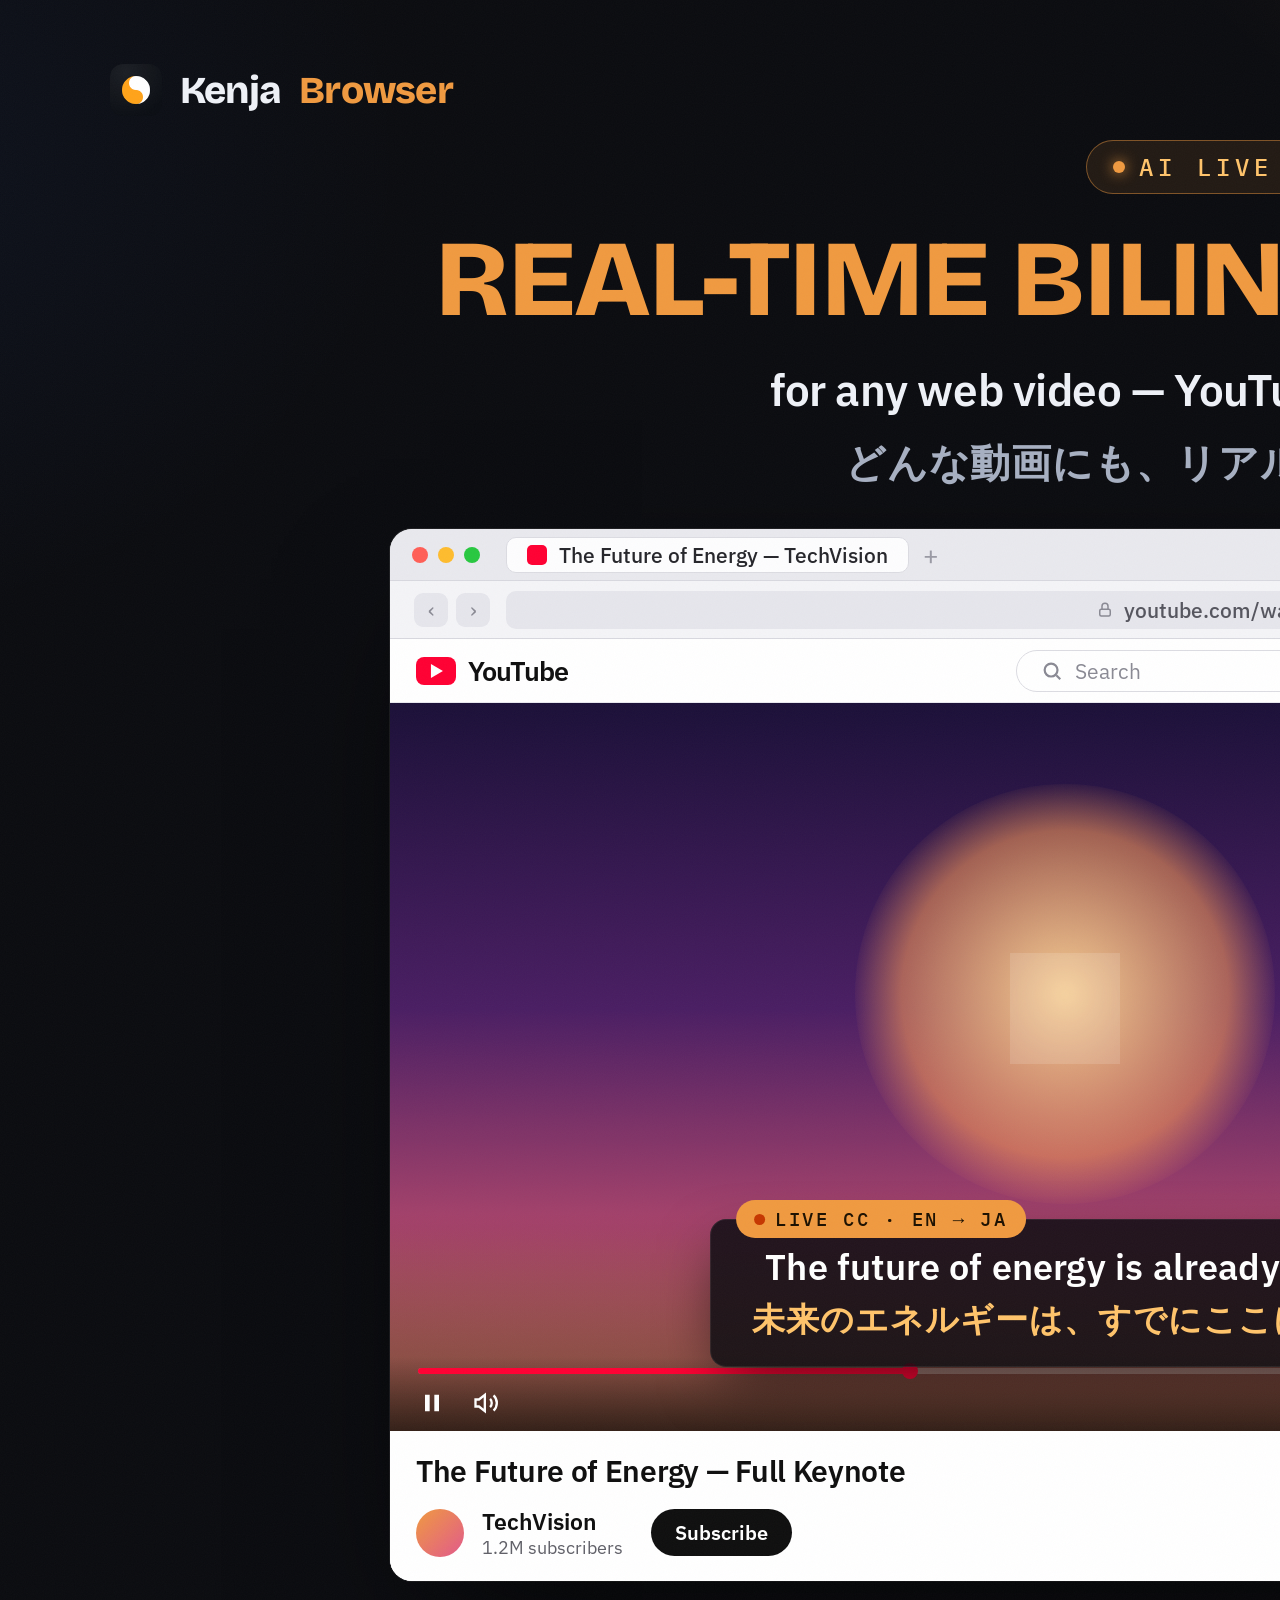
<file: appstore-shots/src/slide-1.html>
<!DOCTYPE html>
<html lang="en">
<head>
<meta charset="utf-8">
<title>Slide 1 — Real-Time Bilingual Captions</title>
<link rel="stylesheet" href="shared.css">
<style>
  .slide { padding: 64px 110px 84px; }
  .head-block { margin-top: 76px; }

  .stage { margin-top: 38px; }
  .win { width: 1780px; height: 1052px; }

  /* YouTube page */
  .yt-head {
    height: 64px;
    display: flex;
    align-items: center;
    gap: 22px;
    padding: 0 26px;
    border-bottom: 1px solid #e8e8ee;
    background: #fff;
  }
  .yt-logo { display: flex; align-items: center; gap: 12px; font-size: 27px; font-weight: 700; color: #0f0f0f; letter-spacing: -0.04em; }
  .yt-logo .mark { width: 40px; height: 28px; border-radius: 8px; background: #ff0033; position: relative; flex: none; }
  .yt-logo .mark::after {
    content: ""; position: absolute; left: 50%; top: 50%; transform: translate(-42%, -50%);
    border-left: 12px solid #fff; border-top: 7.5px solid transparent; border-bottom: 7.5px solid transparent;
  }
  .yt-search {
    flex: 1; max-width: 640px; height: 42px; margin: 0 auto;
    border: 1px solid #dcdce2; border-radius: 999px;
    display: flex; align-items: center; padding: 0 24px;
    color: #8a8a94; font-size: 21px; gap: 12px;
  }
  .yt-ava { width: 40px; height: 40px; border-radius: 50%; background: linear-gradient(135deg, #4a90d9, #9b59b6); }

  .yt-main { display: flex; }
  .yt-left { width: 1350px; }
  .yt-player { position: relative; height: 728px; background: #000; overflow: hidden; }
  .yt-side { flex: 1; padding: 24px; border-left: 1px solid #e8e8ee; background: #fff; }
  .up-next { font-size: 22px; font-weight: 700; color: #0f0f0f; margin-bottom: 18px; }
  .rel { display: flex; gap: 14px; margin-bottom: 20px; }
  .rel .thumb { width: 200px; height: 112px; border-radius: 12px; flex: none; position: relative; overflow: hidden; }
  .rel .meta .t { font-size: 21px; font-weight: 600; color: #0f0f0f; line-height: 1.3; }
  .rel .meta .c { font-size: 18px; color: #606068; margin-top: 8px; }
  .rel .meta .v { font-size: 18px; color: #90909a; }

  .yt-info { padding: 20px 26px 24px; background: #fff; }
  .yt-info h1 { font-size: 30px; font-weight: 700; color: #0f0f0f; letter-spacing: -0.01em; }
  .yt-info .row { display: flex; align-items: center; gap: 18px; margin-top: 16px; }
  .ch-ava { width: 48px; height: 48px; border-radius: 50%; background: linear-gradient(135deg, #f09a40, #e2598b); }
  .ch-name { font-size: 23px; font-weight: 600; color: #0f0f0f; }
  .ch-sub { font-size: 18px; color: #606068; }
  .subscribe { margin-left: 10px; background: #0f0f0f; color: #fff; font-size: 20px; font-weight: 600; padding: 10px 24px; border-radius: 999px; }
  .pills { margin-left: auto; display: flex; gap: 12px; }
  .pill { border: 1px solid #dcdce2; border-radius: 999px; padding: 10px 20px; font-size: 20px; font-weight: 500; color: #0f0f0f; display: flex; align-items: center; gap: 10px; }
  .pill svg { width: 22px; height: 22px; }
</style>
</head>
<body>
<div class="slide slide--dark">
  <div class="brand"><img src="../../assets/img/icon-192.png" alt="">Kenja<em>Browser</em></div>
  <div class="for-mac">FREE · FOR MAC</div>

  <div class="head-block">
    <div class="kicker"><i class="dot"></i>AI LIVE CAPTIONS</div>
    <h1 class="headline">Real-Time Bilingual Captions</h1>
    <p class="sub-en">for any web video — YouTube, courses, live streams</p>
    <p class="sub-jp">どんな動画にも、リアルタイムで二言語字幕を</p>
  </div>

  <div class="stage">
    <div class="mac-window win">
      <div class="mw-titlebar">
        <div class="dots"><i></i><i></i><i></i></div>
        <div class="mw-tab"><span class="fav" style="background:#ff0033"></span>The Future of Energy — TechVision</div>
        <span class="plus">+</span>
      </div>
      <div class="mw-toolbar">
        <div class="nav-arrows"><span>‹</span><span>›</span></div>
        <div class="urlbar">
          <svg viewBox="0 0 24 24" fill="none" stroke="currentColor" stroke-width="2"><rect x="5" y="11" width="14" height="9" rx="2"/><path d="M8 11V7a4 4 0 0 1 8 0v4"/></svg>
          youtube.com/watch?v=energy-keynote
        </div>
        <div class="tb-actions"><span><svg viewBox="0 0 24 24" fill="none" stroke="currentColor" stroke-width="2"><path d="M12 3v12"/><path d="m7 10 5 5 5-5"/><path d="M5 21h14"/></svg></span></div>
      </div>

      <div class="mw-body">
        <div class="yt-head">
          <div class="yt-logo"><span class="mark"></span>YouTube</div>
          <div class="yt-search">
            <svg width="22" height="22" viewBox="0 0 24 24" fill="none" stroke="currentColor" stroke-width="2.4"><circle cx="11" cy="11" r="7"/><path d="m21 21-4.3-4.3"/></svg>
            Search
          </div>
          <div class="yt-ava"></div>
        </div>

        <div class="yt-main">
          <div class="yt-left">
            <div class="yt-player">
              <div class="scene scene--sunset"></div>
              <div class="play-badge"></div>
              <div class="captionbar">
                <div class="cap-badge"><i></i>LIVE CC · EN → JA</div>
                <div class="cap-orig">The future of energy is already here</div>
                <div class="cap-tr">未来のエネルギーは、すでにここにある</div>
              </div>
              <div class="vbar">
                <div class="track"><div class="fill"></div><div class="knob"></div></div>
                <div class="ctr">
                  <svg viewBox="0 0 24 24" fill="currentColor"><path d="M6 5h4v14H6zM14 5h4v14h-4z"/></svg>
                  <svg viewBox="0 0 24 24" fill="none" stroke="currentColor" stroke-width="2"><path d="M11 5 6 9H3v6h3l5 4V5z"/><path d="M15.5 8.5a5 5 0 0 1 0 7"/><path d="M18.5 5.5a9 9 0 0 1 0 13"/></svg>
                  <span class="time">12:41 / 33:18</span>
                </div>
              </div>
            </div>

            <div class="yt-info">
              <h1>The Future of Energy — Full Keynote</h1>
              <div class="row">
                <div class="ch-ava"></div>
                <div>
                  <div class="ch-name">TechVision</div>
                  <div class="ch-sub">1.2M subscribers</div>
                </div>
                <div class="subscribe">Subscribe</div>
                <div class="pills">
                  <div class="pill"><svg viewBox="0 0 24 24" fill="none" stroke="currentColor" stroke-width="2"><path d="M7 10v12"/><path d="M15 5.88 14 10h5.83a2 2 0 0 1 1.92 2.56l-2.33 8A2 2 0 0 1 17.5 22H4a2 2 0 0 1-2-2v-8a2 2 0 0 1 2-2h2.76a2 2 0 0 0 1.79-1.11L12 2a3.13 3.13 0 0 1 3 3.88Z"/></svg>24K</div>
                  <div class="pill">Share</div>
                </div>
              </div>
            </div>
          </div>

          <div class="yt-side">
            <div class="up-next">Up next</div>
            <div class="rel">
              <div class="thumb" style="background: linear-gradient(135deg,#0d1b3e,#1d6a7a);"></div>
              <div class="meta"><div class="t">Inside the AI Chip Lab</div><div class="c">Silicon Weekly</div><div class="v">486K views</div></div>
            </div>
            <div class="rel">
              <div class="thumb" style="background: linear-gradient(135deg,#3a2f77,#6d5bd0);"></div>
              <div class="meta"><div class="t">Solid-State Batteries, Explained</div><div class="c">Deep Tech</div><div class="v">1.1M views</div></div>
            </div>
            <div class="rel">
              <div class="thumb" style="background: linear-gradient(135deg,#4a1e63,#f2955e);"></div>
              <div class="meta"><div class="t">Live: Artemis Mission Briefing</div><div class="c">NASA Stream</div><div class="v">LIVE</div></div>
            </div>
            <div class="rel">
              <div class="thumb" style="background: linear-gradient(135deg,#123a63,#a8436b);"></div>
              <div class="meta"><div class="t">CS229 — Lecture 3: Regression</div><div class="c">Stanford Online</div><div class="v">92K views</div></div>
            </div>
          </div>
        </div>
      </div>
    </div>
  </div>
</div>
<script src="audit.js"></script>
</body>
</html>
</file>
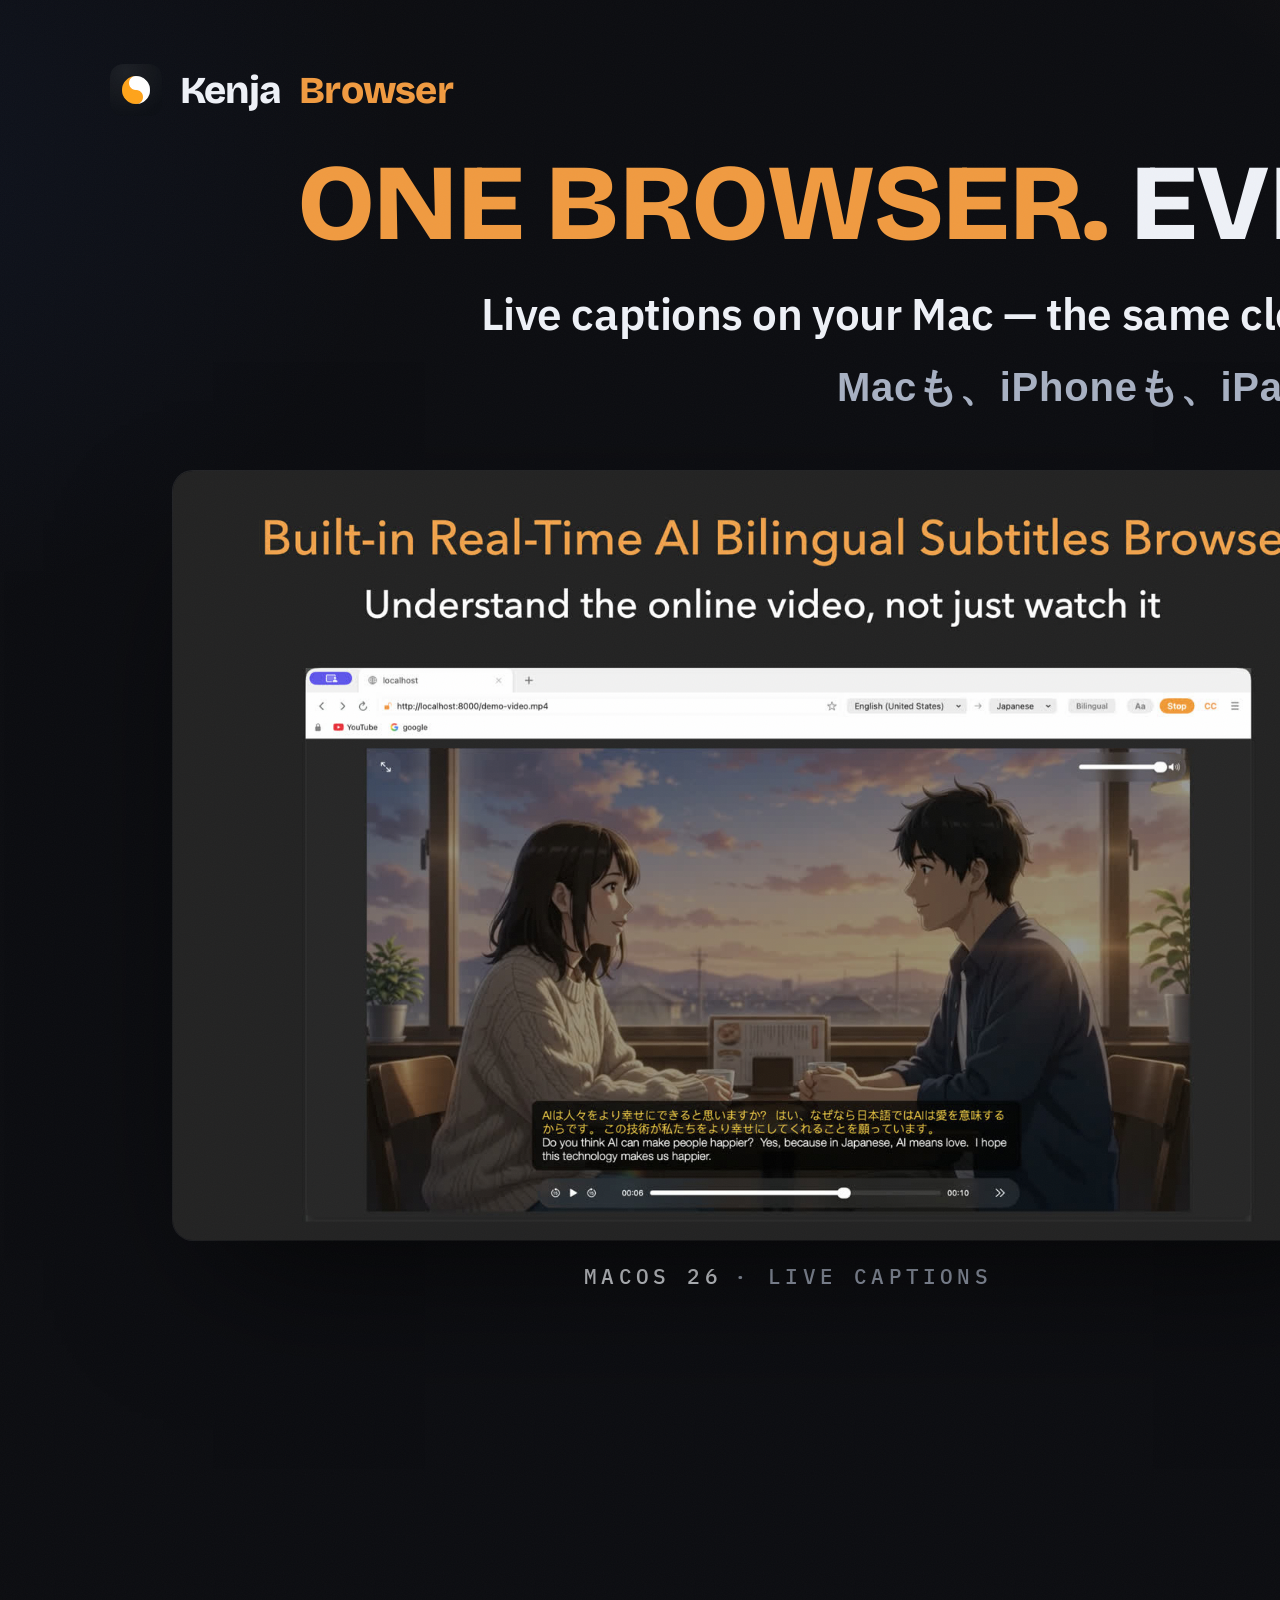
<file: appstore-shots/src/slide-2.html>
<!DOCTYPE html>
<html lang="en">
<head>
<meta charset="utf-8">
<title>Slide 2 — One Browser, Every Apple Device</title>
<link rel="stylesheet" href="shared.css">
<style>
  .slide { padding: 64px 110px 80px; }
  .head-block { margin-top: 84px; }
  .headline .thin { color: var(--text); }

  .family { margin-top: 56px; display: flex; align-items: flex-end; justify-content: center; gap: 64px; }
  .device { display: flex; flex-direction: column; align-items: center; gap: 22px; }
  .device .label {
    font-family: var(--font-mono); font-size: 21px; font-weight: 500;
    letter-spacing: 0.2em; color: var(--muted);
    display: flex; align-items: center; gap: 12px;
  }
  .device .label b { color: var(--text); font-weight: 500; }

  /* Mac — real app screenshot, window treatment */
  .macshot {
    width: 1230px; border-radius: 20px; overflow: hidden; position: relative;
    box-shadow: 0 60px 140px -40px rgba(0,0,0,0.8), 0 0 0 1px rgba(255,255,255,0.10);
  }
  .macshot img { display: block; width: 1230px; }

  /* iPad — black bezel frame */
  .ipad {
    width: 500px; padding: 14px; border-radius: 42px; background: #05060a;
    box-shadow: 0 40px 100px -36px rgba(0,0,0,0.85), inset 0 0 0 1.5px rgba(255,255,255,0.14);
    position: relative;
  }
  .ipad img { display: block; width: 100%; border-radius: 30px; }
  .ipad .cam {
    position: absolute; top: 50%; left: 6px; transform: translateY(-50%);
    width: 5px; height: 5px; border-radius: 50%; background: rgba(255,255,255,0.22);
  }

  /* iPhone — black bezel frame with dynamic island */
  .iphone {
    width: 356px; padding: 13px; border-radius: 60px; background: #05060a;
    box-shadow: 0 40px 100px -36px rgba(0,0,0,0.85), inset 0 0 0 1.5px rgba(255,255,255,0.14);
    position: relative;
  }
  .iphone img { display: block; width: 100%; border-radius: 47px; }
  .iphone .island {
    position: absolute; top: 29px; left: 50%; transform: translateX(-50%);
    width: 94px; height: 27px; border-radius: 999px; background: #05060a; z-index: 5;
  }
</style>
</head>
<body>
<div class="slide slide--dark">
  <div class="brand"><img src="../../assets/img/icon-192.png" alt="">Kenja<em>Browser</em></div>
  <div class="for-mac">FREE · FOR MAC</div>

  <div class="head-block">
    <h1 class="headline">One Browser. <span class="thin">Every Apple Device.</span></h1>
    <p class="sub-en">Live captions on your Mac — the same clean, private browser on iPhone and iPad</p>
    <p class="sub-jp">Macも、iPhoneも、iPadも。同じブラウザを。</p>
  </div>

  <div class="family">
    <div class="device">
      <div class="macshot"><img src="../../assets/img/shot-1.jpg" alt=""></div>
      <div class="label"><b>MACOS 26</b> · LIVE CAPTIONS</div>
    </div>

    <div class="device">
      <div class="ipad"><span class="cam"></span><img src="assets/ipad-search.png" alt=""></div>
      <div class="label"><b>IPADOS 26</b> · PRIVATE BROWSING</div>
    </div>

    <div class="device">
      <div class="iphone"><span class="island"></span><img src="assets/iphone-search.png" alt=""></div>
      <div class="label"><b>IOS 26</b> · FAST SEARCH</div>
    </div>
  </div>

  <script src="audit.js"></script>
</div>
</body>
</html>
</file>
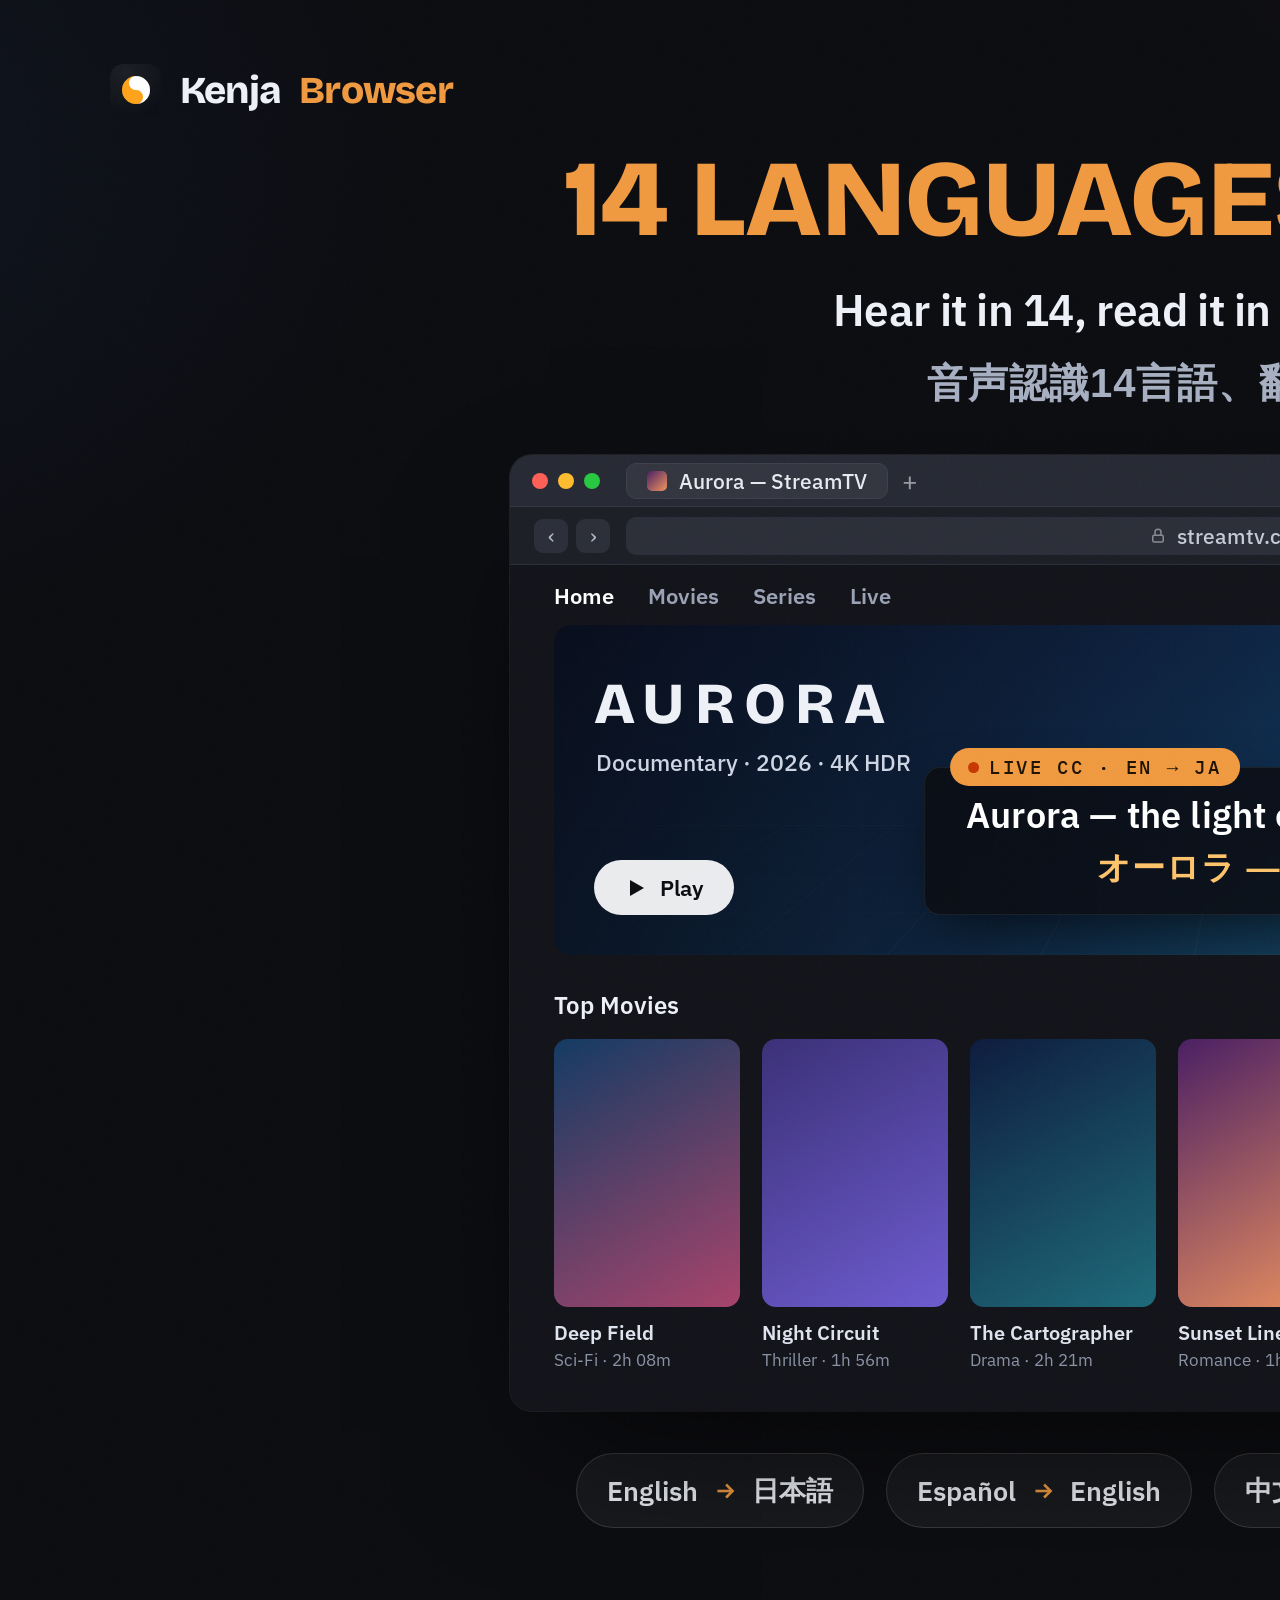
<file: appstore-shots/src/slide-3.html>
<!DOCTYPE html>
<html lang="en">
<head>
<meta charset="utf-8">
<title>Slide 2 — 14 Languages In, 25 Out</title>
<link rel="stylesheet" href="shared.css">
<style>
  .slide { padding: 64px 110px 80px; }
  .head-block { margin-top: 80px; }
  .headline .arrow { color: var(--text); font-weight: 800; }

  .stage { margin-top: 44px; }
  .win { width: 1540px; }

  /* TV-app style page */
  .tv { padding: 0 44px 40px; color: #eef1f7; font-family: var(--font-body); }
  .tv-nav { height: 60px; display: flex; align-items: center; gap: 34px; font-size: 22px; font-weight: 600; color: #9aa2b5; }
  .tv-nav .on { color: #fff; }
  .tv-nav .search { margin-left: auto; color: #9aa2b5; }

  .hero {
    position: relative;
    height: 330px;
    border-radius: 18px;
    overflow: hidden;
    background: #000;
  }
  .hero .scrim { position: absolute; inset: 0; background: linear-gradient(90deg, rgba(6,8,14,0.72) 0%, rgba(6,8,14,0.15) 55%, rgba(6,8,14,0.45) 100%); z-index: 2; }
  .hero .title {
    position: absolute; left: 40px; top: 44px; z-index: 4;
    font-family: var(--font-display); font-weight: 800; font-size: 58px; letter-spacing: 0.16em;
  }
  .hero .tagline { position: absolute; left: 42px; top: 122px; z-index: 4; font-size: 23px; color: #cfd6e4; font-weight: 500; }
  .hero .watch {
    position: absolute; left: 40px; bottom: 40px; z-index: 4;
    display: flex; align-items: center; gap: 12px;
    background: rgba(255,255,255,0.92); color: #0b0c10;
    font-size: 22px; font-weight: 600; padding: 13px 30px; border-radius: 999px;
  }
  .hero .watch svg { width: 24px; height: 24px; }
  .hero .captionbar { bottom: 40px; }

  .row-label { margin: 34px 0 18px; font-size: 24px; font-weight: 700; color: #eef1f7; }
  .posters { display: flex; gap: 22px; }
  .poster { width: 186px; }
  .poster .art { height: 268px; border-radius: 14px; position: relative; overflow: hidden; }
  .poster .name { margin-top: 12px; font-size: 20px; font-weight: 600; color: #dfe4ee; }
  .poster .meta { font-size: 17px; color: #8b93a6; margin-top: 3px; }

  /* language pair chips */
  .pairs { display: flex; gap: 22px; justify-content: center; margin-top: 42px; }
  .pair {
    display: flex; align-items: center; gap: 14px;
    padding: 18px 30px; border-radius: 999px;
    background: rgba(255,255,255,0.05); border: 1px solid var(--line-2);
    font-family: var(--font-body); font-size: 27px; font-weight: 600; color: var(--text);
  }
  .pair svg { width: 26px; height: 26px; color: var(--accent); }
</style>
</head>
<body>
<div class="slide slide--dark">
  <div class="brand"><img src="../../assets/img/icon-192.png" alt="">Kenja<em>Browser</em></div>
  <div class="for-mac">FREE · FOR MAC</div>

  <div class="head-block">
    <h1 class="headline">14 Languages In <span class="arrow">→</span> 25 Out</h1>
    <p class="sub-en">Hear it in 14, read it in 25 — live, on any video</p>
    <p class="sub-jp">音声認識14言語、翻訳は25言語に対応</p>
  </div>

  <div class="stage">
    <div class="mac-window mac-window--ui-dark win">
      <div class="mw-titlebar">
        <div class="dots"><i></i><i></i><i></i></div>
        <div class="mw-tab"><span class="fav" style="background:linear-gradient(135deg,#4a1e63,#f2955e)"></span>Aurora — StreamTV</div>
        <span class="plus">+</span>
      </div>
      <div class="mw-toolbar">
        <div class="nav-arrows"><span>‹</span><span>›</span></div>
        <div class="urlbar">
          <svg viewBox="0 0 24 24" fill="none" stroke="currentColor" stroke-width="2"><rect x="5" y="11" width="14" height="9" rx="2"/><path d="M8 11V7a4 4 0 0 1 8 0v4"/></svg>
          streamtv.com/movie/aurora
        </div>
        <div class="tb-actions"><span><svg viewBox="0 0 24 24" fill="none" stroke="currentColor" stroke-width="2"><path d="M12 3v12"/><path d="m7 10 5 5 5-5"/><path d="M5 21h14"/></svg></span></div>
      </div>

      <div class="mw-body">
        <div class="tv">
          <div class="tv-nav">
            <span class="on">Home</span><span>Movies</span><span>Series</span><span>Live</span>
            <span class="search"><svg width="26" height="26" viewBox="0 0 24 24" fill="none" stroke="currentColor" stroke-width="2.2"><circle cx="11" cy="11" r="7"/><path d="m21 21-4.3-4.3"/></svg></span>
          </div>

          <div class="hero">
            <div class="scene scene--city"></div>
            <div class="scrim"></div>
            <div class="title">AURORA</div>
            <div class="tagline">Documentary · 2026 · 4K HDR</div>
            <div class="watch"><svg viewBox="0 0 24 24" fill="currentColor"><path d="M6 4l14 8-14 8z"/></svg>Play</div>
            <div class="captionbar">
              <div class="cap-badge"><i></i>LIVE CC · EN → JA</div>
              <div class="cap-orig">Aurora — the light of the northern sky</div>
              <div class="cap-tr">オーロラ — 北の空の光</div>
            </div>
          </div>

          <div class="row-label">Top Movies</div>
          <div class="posters">
            <div class="poster"><div class="art" style="background:linear-gradient(150deg,#123a63,#a8436b)"></div><div class="name">Deep Field</div><div class="meta">Sci-Fi · 2h 08m</div></div>
            <div class="poster"><div class="art" style="background:linear-gradient(150deg,#3a2f77,#6d5bd0)"></div><div class="name">Night Circuit</div><div class="meta">Thriller · 1h 56m</div></div>
            <div class="poster"><div class="art" style="background:linear-gradient(150deg,#0d1b3e,#1d6a7a)"></div><div class="name">The Cartographer</div><div class="meta">Drama · 2h 21m</div></div>
            <div class="poster"><div class="art" style="background:linear-gradient(150deg,#4a1e63,#f2955e)"></div><div class="name">Sunset Line</div><div class="meta">Romance · 1h 47m</div></div>
            <div class="poster"><div class="art" style="background:linear-gradient(150deg,#1b1038,#a8436b)"></div><div class="name">Hidden Grove</div><div class="meta">Adventure · 2h 02m</div></div>
            <div class="poster"><div class="art" style="background:linear-gradient(150deg,#141222,#2a2140)"></div><div class="name">Static</div><div class="meta">Horror · 1h 39m</div></div>
          </div>
        </div>
      </div>
    </div>
  </div>

  <div class="pairs">
    <div class="pair">English <svg viewBox="0 0 24 24" fill="none" stroke="currentColor" stroke-width="2.4"><path d="M5 12h14"/><path d="m13 6 6 6-6 6"/></svg> 日本語</div>
    <div class="pair">Español <svg viewBox="0 0 24 24" fill="none" stroke="currentColor" stroke-width="2.4"><path d="M5 12h14"/><path d="m13 6 6 6-6 6"/></svg> English</div>
    <div class="pair">中文 <svg viewBox="0 0 24 24" fill="none" stroke="currentColor" stroke-width="2.4"><path d="M5 12h14"/><path d="m13 6 6 6-6 6"/></svg> 日本語</div>
    <div class="pair">한국어 <svg viewBox="0 0 24 24" fill="none" stroke="currentColor" stroke-width="2.4"><path d="M5 12h14"/><path d="m13 6 6 6-6 6"/></svg> English</div>
    <div class="pair">+ 21 more</div>
  </div>
</div>
<script src="audit.js"></script>
</body>
</html>
</file>
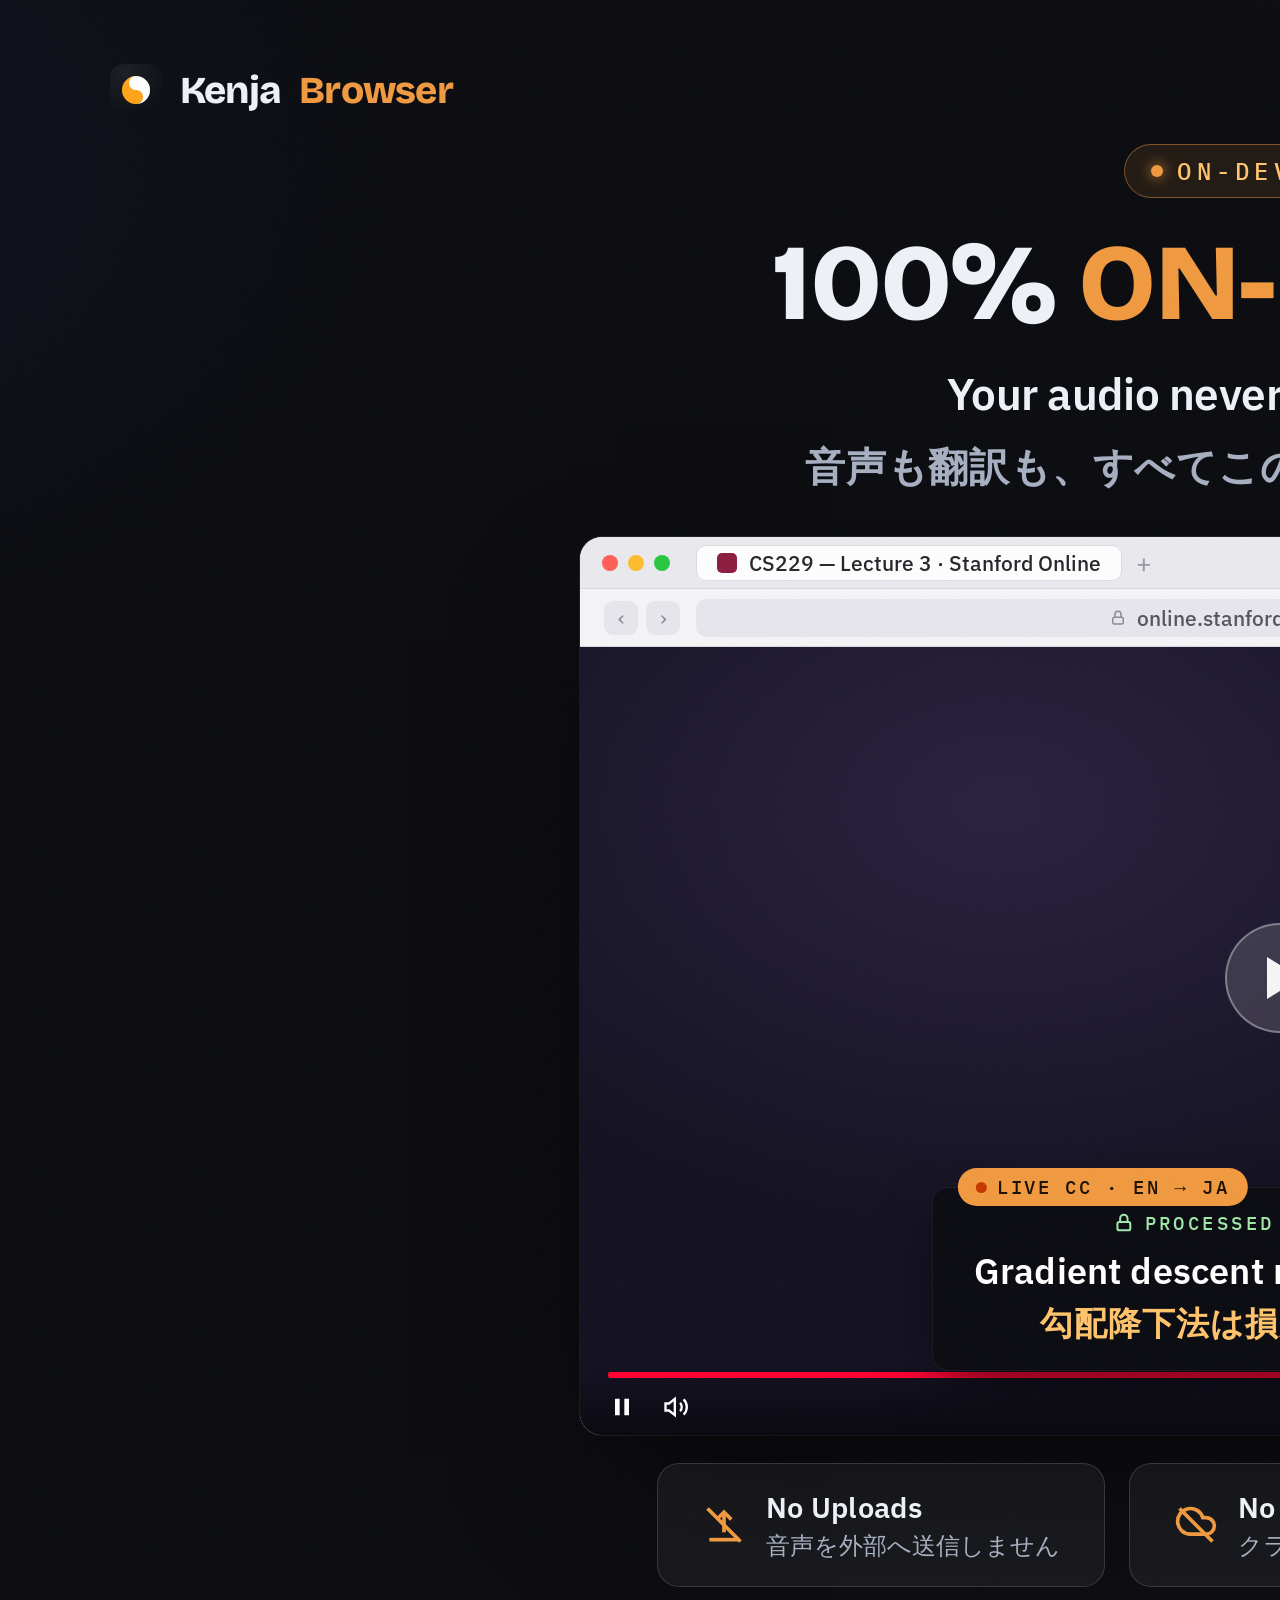
<file: appstore-shots/src/slide-4.html>
<!DOCTYPE html>
<html lang="en">
<head>
<meta charset="utf-8">
<title>Slide 3 — 100% On-Device AI</title>
<link rel="stylesheet" href="shared.css">
<style>
  .slide { padding: 64px 110px 80px; }
  .head-block { margin-top: 80px; }
  .headline .pct { color: var(--text); }

  .stage { margin-top: 42px; }
  .win { width: 1400px; }
  .player { position: relative; height: 788px; background: #000; overflow: hidden; }
  .captionbar .lockrow {
    display: flex; align-items: center; justify-content: center; gap: 10px;
    margin-bottom: 12px;
    font-family: var(--font-mono); font-size: 19px; font-weight: 500;
    letter-spacing: 0.18em; color: #9fe8a9;
  }
  .captionbar .lockrow svg { width: 22px; height: 22px; }

  .chips { margin-top: 28px; }
  .chip { padding: 24px 44px; }
</style>
</head>
<body>
<div class="slide slide--dark">
  <div class="brand"><img src="../../assets/img/icon-192.png" alt="">Kenja<em>Browser</em></div>
  <div class="for-mac">FREE · FOR MAC</div>

  <div class="head-block">
    <div class="kicker"><i class="dot"></i>ON-DEVICE AI</div>
    <h1 class="headline"><span class="pct">100%</span> On-Device AI</h1>
    <p class="sub-en">Your audio never leaves your Mac</p>
    <p class="sub-jp">音声も翻訳も、すべてこのMacの中で処理されます</p>
  </div>

  <div class="stage">
    <div class="mac-window win">
      <div class="mw-titlebar">
        <div class="dots"><i></i><i></i><i></i></div>
        <div class="mw-tab"><span class="fav" style="background:#8c1d40"></span>CS229 — Lecture 3 · Stanford Online</div>
        <span class="plus">+</span>
      </div>
      <div class="mw-toolbar">
        <div class="nav-arrows"><span>‹</span><span>›</span></div>
        <div class="urlbar">
          <svg viewBox="0 0 24 24" fill="none" stroke="currentColor" stroke-width="2"><rect x="5" y="11" width="14" height="9" rx="2"/><path d="M8 11V7a4 4 0 0 1 8 0v4"/></svg>
          online.stanford.edu/cs229/lecture-3
        </div>
        <div class="tb-actions"><span><svg viewBox="0 0 24 24" fill="none" stroke="currentColor" stroke-width="2"><path d="M12 3v12"/><path d="m7 10 5 5 5-5"/><path d="M5 21h14"/></svg></span></div>
      </div>

      <div class="mw-body">
        <div class="player">
          <div class="scene scene--studio"></div>
          <div class="play-badge"></div>
          <div class="captionbar">
            <div class="cap-badge"><i></i>LIVE CC · EN → JA</div>
            <div class="lockrow">
              <svg viewBox="0 0 24 24" fill="none" stroke="currentColor" stroke-width="2.2"><rect x="5" y="11" width="14" height="9" rx="2"/><path d="M8 11V7a4 4 0 0 1 8 0v4"/></svg>
              PROCESSED ON THIS MAC
            </div>
            <div class="cap-orig">Gradient descent minimizes the loss</div>
            <div class="cap-tr">勾配降下法は損失を最小化する</div>
          </div>
          <div class="vbar">
            <div class="track"><div class="fill" style="width:62%"></div><div class="knob" style="left:62%"></div></div>
            <div class="ctr">
              <svg viewBox="0 0 24 24" fill="currentColor"><path d="M6 5h4v14H6zM14 5h4v14h-4z"/></svg>
              <svg viewBox="0 0 24 24" fill="none" stroke="currentColor" stroke-width="2"><path d="M11 5 6 9H3v6h3l5 4V5z"/><path d="M15.5 8.5a5 5 0 0 1 0 7"/><path d="M18.5 5.5a9 9 0 0 1 0 13"/></svg>
              <span class="time">21:07 / 34:02</span>
            </div>
          </div>
        </div>
      </div>
    </div>
  </div>

  <div class="chips">
    <div class="chip">
      <svg viewBox="0 0 24 24" fill="none" stroke="currentColor" stroke-width="2"><path d="M12 16V6"/><path d="m8 9 4-4 4 4"/><path d="M4 20h16"/><path d="m3 3 18 18"/></svg>
      <div class="t"><div class="l-en">No Uploads</div><div class="l-jp">音声を外部へ送信しません</div></div>
    </div>
    <div class="chip">
      <svg viewBox="0 0 24 24" fill="none" stroke="currentColor" stroke-width="2"><path d="M17.5 17H9a7 7 0 1 1 6.7-9h1.8a4.5 4.5 0 1 1 0 9Z"/><path d="m3 3 18 18"/></svg>
      <div class="t"><div class="l-en">No Cloud</div><div class="l-jp">クラウド処理なし</div></div>
    </div>
    <div class="chip">
      <svg viewBox="0 0 24 24" fill="none" stroke="currentColor" stroke-width="2"><path d="M10.7 5.1A9 9 0 0 1 21 12c0 .7-.1 1.4-.3 2"/><path d="M6.6 6.6A9 9 0 0 0 3 12a9 9 0 0 0 12.8 8.1"/><path d="M3 3l18 18"/><path d="M9.9 9.9a3 3 0 0 0 4.2 4.2"/></svg>
      <div class="t"><div class="l-en">No Tracking</div><div class="l-jp">追跡・データ収集なし</div></div>
    </div>
  </div>
</div>
<script src="audit.js"></script>
</body>
</html>
</file>
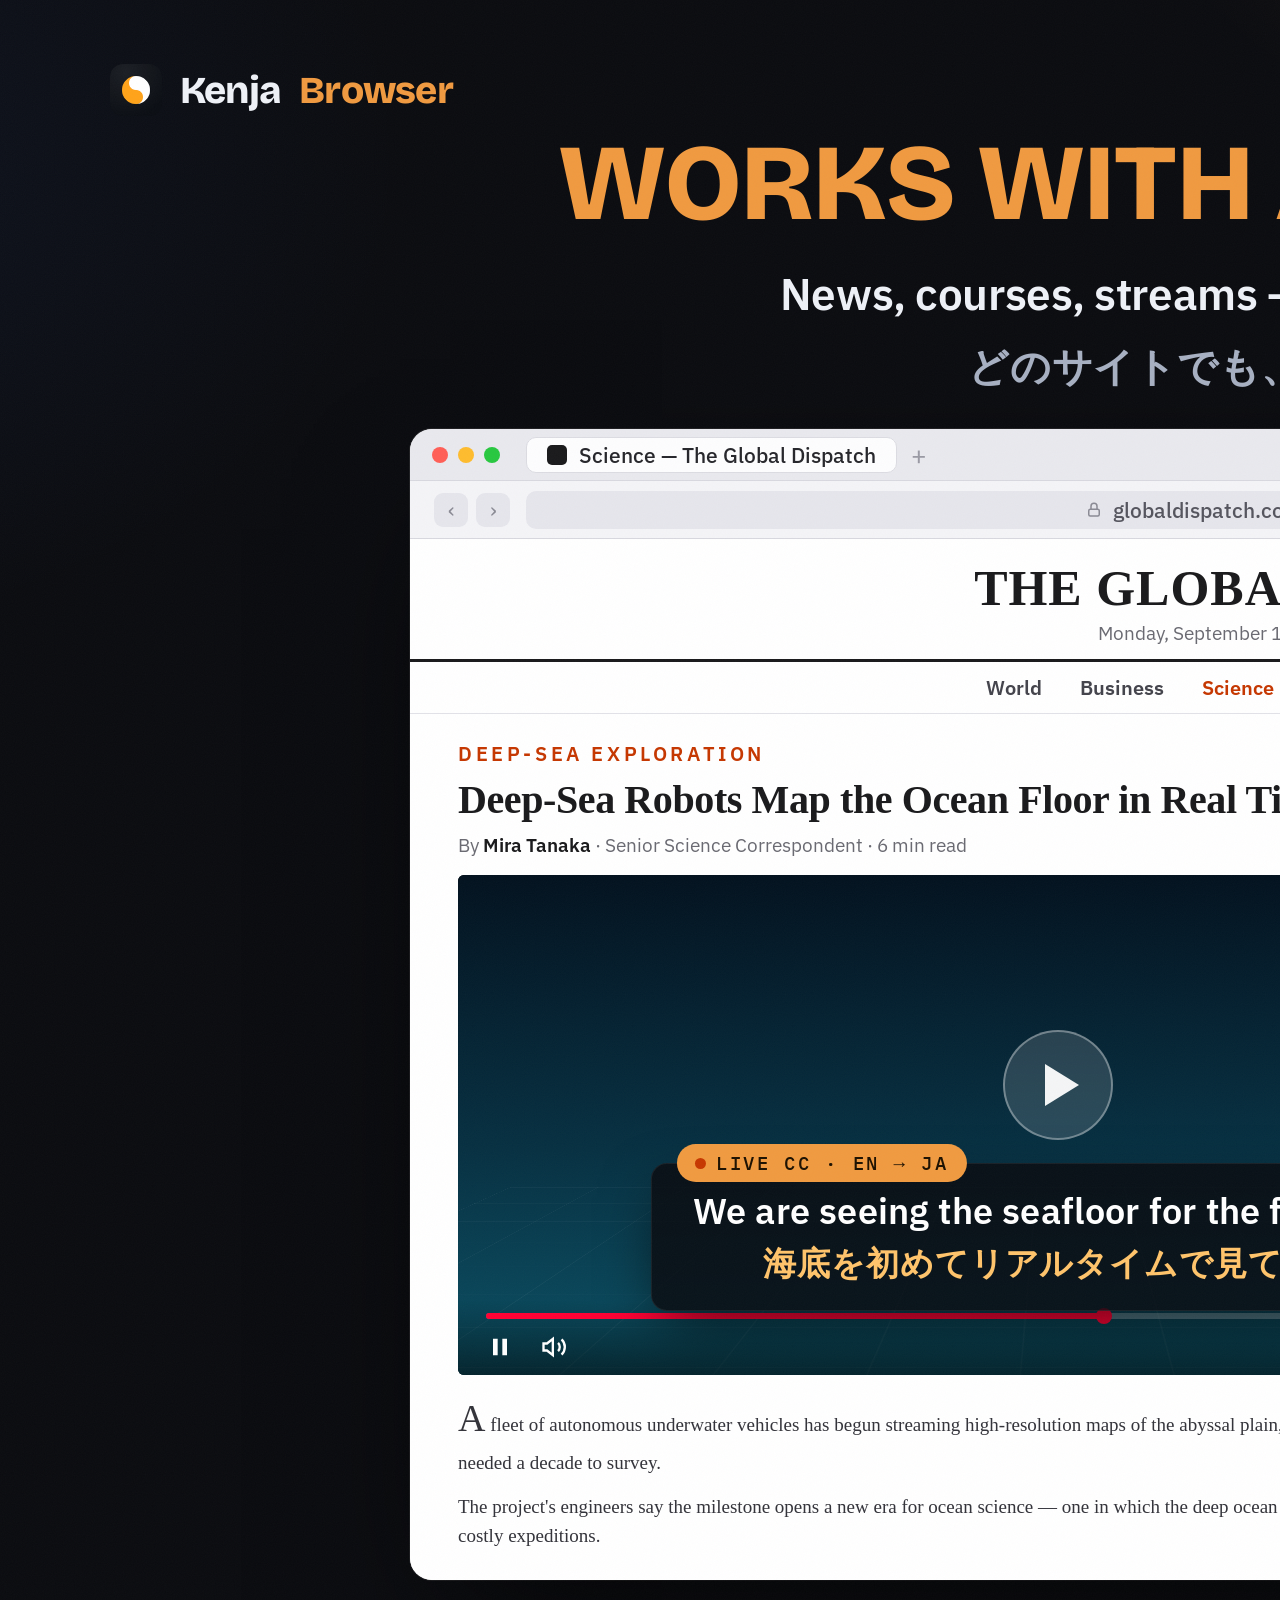
<file: appstore-shots/src/slide-5.html>
<!DOCTYPE html>
<html lang="en">
<head>
<meta charset="utf-8">
<title>Slide 4 — Works With Any Website</title>
<link rel="stylesheet" href="shared.css">
<style>
  .slide { padding: 64px 110px 80px; }
  .head-block { margin-top: 64px; }

  .stage { margin-top: 34px; }
  .win { width: 1740px; }

  .news { background: #fff; font-family: Georgia, "Times New Roman", serif; color: #1a1a1c; }
  .masthead {
    padding: 20px 48px 14px;
    border-bottom: 3px solid #1a1a1c;
    text-align: center;
  }
  .masthead .name { font-size: 50px; font-weight: 700; letter-spacing: 0.02em; }
  .masthead .date { margin-top: 4px; font-size: 19px; color: #6a6a72; font-family: var(--font-body); }
  .news-nav {
    display: flex; justify-content: center; gap: 38px;
    padding: 12px 0; border-bottom: 1px solid #e2e2e8;
    font-family: var(--font-body); font-size: 20px; font-weight: 600; color: #44444c;
  }
  .news-nav .on { color: #c63700; }

  .cols { display: flex; padding: 26px 48px 30px; gap: 44px; }
  .article { flex: 1; min-width: 0; }
  .a-kicker { font-family: var(--font-body); font-size: 20px; font-weight: 700; letter-spacing: 0.18em; color: #c63700; }
  .article h2 { margin-top: 10px; font-size: 40px; line-height: 1.15; font-weight: 700; letter-spacing: -0.01em; }
  .byline { margin-top: 10px; font-family: var(--font-body); font-size: 19px; color: #6a6a72; }
  .byline b { color: #1a1a1c; }

  .video-wrap { position: relative; margin-top: 18px; height: 500px; background: #000; border-radius: 6px; overflow: hidden; }

  .article p {
    margin-top: 14px; font-size: 19px; line-height: 1.55; color: #33333a;
    font-family: Georgia, serif;
  }
  .article p:first-of-type::first-letter { font-size: 200%; }

  .side { width: 400px; flex: none; border-left: 1px solid #e2e2e8; padding-left: 40px; }
  .side h3 { font-family: var(--font-body); font-size: 22px; font-weight: 700; letter-spacing: 0.06em; border-bottom: 2px solid #1a1a1c; padding-bottom: 10px; }
  .mr { display: flex; gap: 16px; padding: 16px 0; border-bottom: 1px solid #ececf1; }
  .mr .n { font-family: var(--font-display); font-size: 30px; font-weight: 800; color: #d8d8de; line-height: 1; width: 40px; flex: none; }
  .mr .t { font-size: 20px; line-height: 1.35; font-weight: 600; }
</style>
</head>
<body>
<div class="slide slide--dark">
  <div class="brand"><img src="../../assets/img/icon-192.png" alt="">Kenja<em>Browser</em></div>
  <div class="for-mac">FREE · FOR MAC</div>

  <div class="head-block">
    <h1 class="headline">Works With Any Website</h1>
    <p class="sub-en">News, courses, streams — if it plays, it's captioned</p>
    <p class="sub-jp">どのサイトでも、そのまま字幕を</p>
  </div>

  <div class="stage">
    <div class="mac-window win">
      <div class="mw-titlebar">
        <div class="dots"><i></i><i></i><i></i></div>
        <div class="mw-tab"><span class="fav" style="background:#1a1a1c"></span>Science — The Global Dispatch</div>
        <span class="plus">+</span>
      </div>
      <div class="mw-toolbar">
        <div class="nav-arrows"><span>‹</span><span>›</span></div>
        <div class="urlbar">
          <svg viewBox="0 0 24 24" fill="none" stroke="currentColor" stroke-width="2"><rect x="5" y="11" width="14" height="9" rx="2"/><path d="M8 11V7a4 4 0 0 1 8 0v4"/></svg>
          globaldispatch.com/science/seafloor-live
        </div>
        <div class="tb-actions"><span><svg viewBox="0 0 24 24" fill="none" stroke="currentColor" stroke-width="2"><path d="M12 3v12"/><path d="m7 10 5 5 5-5"/><path d="M5 21h14"/></svg></span></div>
      </div>

      <div class="mw-body">
        <div class="news">
          <div class="masthead">
            <div class="name">THE GLOBAL DISPATCH</div>
            <div class="date">Monday, September 1, 2026 · Science Desk</div>
          </div>
          <div class="news-nav">
            <span>World</span><span>Business</span><span class="on">Science</span><span>Tech</span><span>Culture</span><span>Opinion</span>
          </div>

          <div class="cols">
            <div class="article">
              <div class="a-kicker">DEEP-SEA EXPLORATION</div>
              <h2>Deep-Sea Robots Map the Ocean Floor in Real Time</h2>
              <div class="byline">By <b>Mira Tanaka</b> · Senior Science Correspondent · 6 min read</div>

              <div class="video-wrap">
                <div class="scene scene--city" style="background: linear-gradient(180deg,#03121f 0%,#073042 55%,#0b5165 100%);"></div>
                <div class="play-badge"></div>
                <div class="captionbar">
                  <div class="cap-badge"><i></i>LIVE CC · EN → JA</div>
                  <div class="cap-orig">We are seeing the seafloor for the first time</div>
                  <div class="cap-tr">海底を初めてリアルタイムで見ている</div>
                </div>
                <div class="vbar">
                  <div class="track"><div class="fill" style="width:54%"></div><div class="knob" style="left:54%"></div></div>
                  <div class="ctr">
                    <svg viewBox="0 0 24 24" fill="currentColor"><path d="M6 5h4v14H6zM14 5h4v14h-4z"/></svg>
                    <svg viewBox="0 0 24 24" fill="none" stroke="currentColor" stroke-width="2"><path d="M11 5 6 9H3v6h3l5 4V5z"/><path d="M15.5 8.5a5 5 0 0 1 0 7"/><path d="M18.5 5.5a9 9 0 0 1 0 13"/></svg>
                    <span class="time">04:28 / 08:19</span>
                  </div>
                </div>
              </div>

              <p>A fleet of autonomous underwater vehicles has begun streaming high-resolution maps of the abyssal plain, covering in a week what earlier expeditions needed a decade to survey.</p>
              <p>The project's engineers say the milestone opens a new era for ocean science — one in which the deep ocean is observed continuously rather than in brief, costly expeditions.</p>
            </div>

            <div class="side">
              <h3>MOST READ</h3>
              <div class="mr"><div class="n">1</div><div class="t">Fusion startup passes 24-hour net energy mark</div></div>
              <div class="mr"><div class="n">2</div><div class="t">The quiet return of supersonic flight</div></div>
              <div class="mr"><div class="n">3</div><div class="t">Why coral reefs are moving north</div></div>
              <div class="mr"><div class="n">4</div><div class="t">A telescope on the far side of the moon</div></div>
              <div class="mr"><div class="n">5</div><div class="t">Inside the lab growing wood without trees</div></div>
            </div>
          </div>
        </div>
      </div>
    </div>
  </div>
</div>
<script src="audit.js"></script>
</body>
</html>
</file>
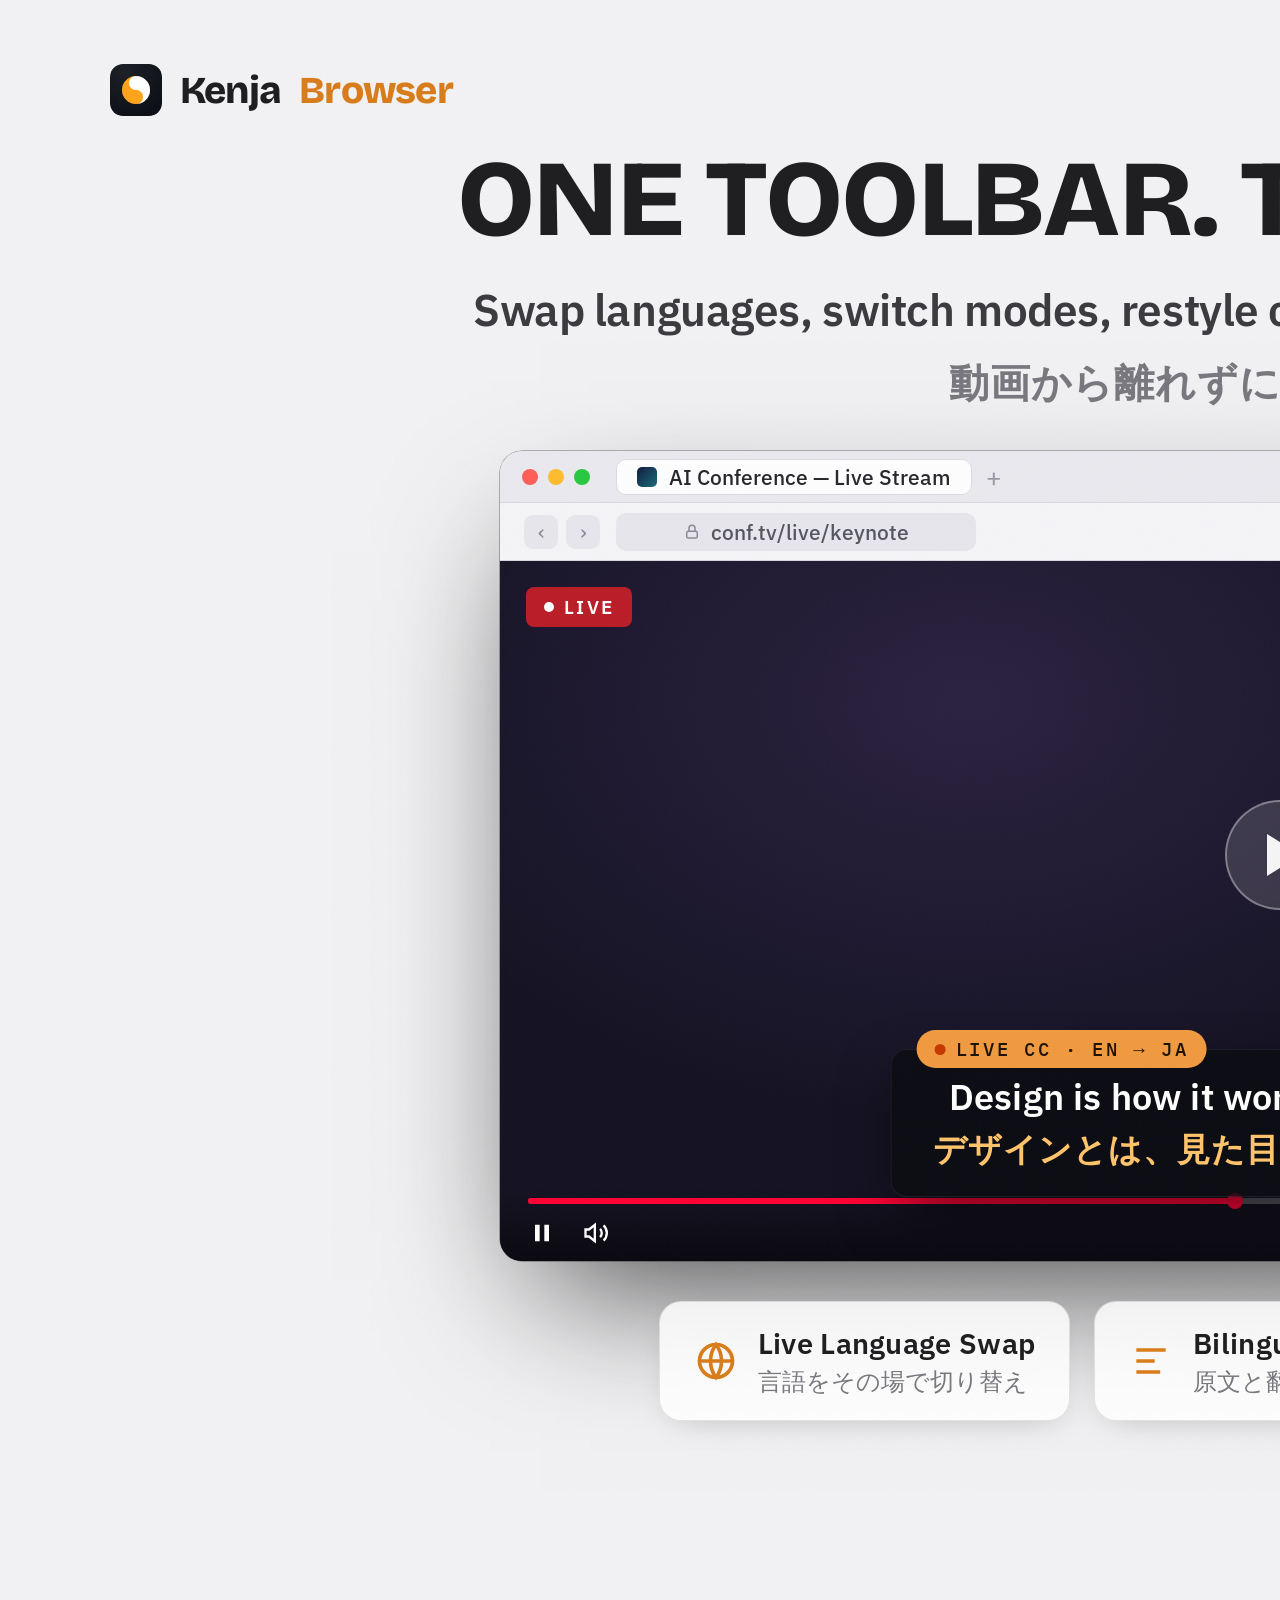
<file: appstore-shots/src/slide-6.html>
<!DOCTYPE html>
<html lang="en">
<head>
<meta charset="utf-8">
<title>Slide 5 — One Toolbar, Total Control</title>
<link rel="stylesheet" href="shared.css">
<style>
  .slide { padding: 64px 110px 80px; }
  .head-block { margin-top: 80px; }

  .stage { margin-top: 40px; }
  .win { width: 1560px; }

  /* caption control cluster in the toolbar (mirrors the real app UI) */
  .cc-controls {
    margin-left: auto;
    display: flex;
    align-items: center;
    gap: 10px;
    padding: 6px 8px;
    border-radius: 13px;
    background: rgba(240, 154, 64, 0.12);
    box-shadow: 0 0 0 2.5px rgba(240, 154, 64, 0.75);
  }
  .lang-pill {
    display: flex; align-items: center; gap: 8px;
    height: 40px; padding: 0 16px;
    border-radius: 10px;
    background: #fff; border: 1px solid #d5d5dc;
    font-size: 20px; font-weight: 600; color: #26262b;
    white-space: nowrap;
  }
  .lang-pill .chev { color: #8a8a94; font-size: 14px; }
  .lang-arrow { color: #d97c1a; flex: none; }
  .lang-arrow svg { width: 22px; height: 22px; display: block; }
  .tool-btn {
    width: 40px; height: 40px; border-radius: 10px;
    background: #fff; border: 1px solid #d5d5dc;
    display: flex; align-items: center; justify-content: center;
    font-size: 19px; font-weight: 700; color: #3a3a3e;
  }
  .start-btn {
    height: 40px; padding: 0 20px; border-radius: 10px;
    background: #2563eb; color: #fff;
    font-size: 19px; font-weight: 700;
    display: flex; align-items: center; gap: 8px;
    white-space: nowrap;
  }
  .start-btn i { width: 12px; height: 12px; border-radius: 50%; background: #fff; }
  .cc-btn {
    width: 40px; height: 40px; border-radius: 10px;
    background: #26262b; color: #fff;
    display: flex; align-items: center; justify-content: center;
    font-size: 15px; font-weight: 800; letter-spacing: 0.02em;
  }
  .cc-btn svg { width: 24px; height: 24px; }
  .cc-btn--on { background: #f09a40; color: #1d1100; }

  .player { position: relative; height: 700px; background: #000; overflow: hidden; }
  .live-chip {
    position: absolute; top: 26px; left: 26px; z-index: 12;
    display: flex; align-items: center; gap: 10px;
    background: rgba(200, 30, 40, 0.92); color: #fff;
    font-size: 19px; font-weight: 700; letter-spacing: 0.12em;
    padding: 8px 18px; border-radius: 8px;
  }
  .live-chip i { width: 10px; height: 10px; border-radius: 50%; background: #fff; }

  .chips { margin-top: 40px; }
</style>
</head>
<body>
<div class="slide slide--light">
  <div class="brand"><img src="../../assets/img/icon-192.png" alt="">Kenja<em>Browser</em></div>
  <div class="for-mac">FREE · FOR MAC</div>

  <div class="head-block">
    <h1 class="headline">One Toolbar. Total Control.</h1>
    <p class="sub-en">Swap languages, switch modes, restyle captions — live, without leaving the video</p>
    <p class="sub-jp">動画から離れずに、すべてを操作。</p>
  </div>

  <div class="stage">
    <div class="mac-window win">
      <div class="mw-titlebar">
        <div class="dots"><i></i><i></i><i></i></div>
        <div class="mw-tab"><span class="fav" style="background:linear-gradient(135deg,#0d1b3e,#1d6a7a)"></span>AI Conference — Live Stream</div>
        <span class="plus">+</span>
      </div>
      <div class="mw-toolbar">
        <div class="nav-arrows"><span>‹</span><span>›</span></div>
        <div class="urlbar" style="max-width:360px">
          <svg viewBox="0 0 24 24" fill="none" stroke="currentColor" stroke-width="2"><rect x="5" y="11" width="14" height="9" rx="2"/><path d="M8 11V7a4 4 0 0 1 8 0v4"/></svg>
          conf.tv/live/keynote
        </div>

        <div class="cc-controls">
          <div class="lang-pill">English <span class="chev">▾</span></div>
          <div class="lang-arrow"><svg viewBox="0 0 24 24" fill="none" stroke="currentColor" stroke-width="2.6"><path d="M5 12h14"/><path d="m13 6 6 6-6 6"/></svg></div>
          <div class="lang-pill">日本語 <span class="chev">▾</span></div>
          <div class="lang-pill">Bilingual <span class="chev">▾</span></div>
          <div class="tool-btn">Aa</div>
          <div class="start-btn"><i></i>Start</div>
          <div class="cc-btn cc-btn--on"><svg viewBox="0 0 24 24" fill="none"><rect x="2.5" y="5" width="19" height="14" rx="3" stroke="currentColor" stroke-width="2"/><path d="M10 10.2 15 12l-5 1.8z" fill="currentColor"/></svg></div>
        </div>
      </div>

      <div class="mw-body">
        <div class="player">
          <div class="scene scene--studio"></div>
          <div class="play-badge"></div>
          <div class="live-chip"><i></i>LIVE</div>
          <div class="captionbar">
            <div class="cap-badge"><i></i>LIVE CC · EN → JA</div>
            <div class="cap-orig">Design is how it works, not how it looks</div>
            <div class="cap-tr">デザインとは、見た目ではなく機能のことだ</div>
          </div>
          <div class="vbar">
            <div class="track"><div class="fill" style="width:47%"></div><div class="knob" style="left:47%"></div></div>
            <div class="ctr">
              <svg viewBox="0 0 24 24" fill="currentColor"><path d="M6 5h4v14H6zM14 5h4v14h-4z"/></svg>
              <svg viewBox="0 0 24 24" fill="none" stroke="currentColor" stroke-width="2"><path d="M11 5 6 9H3v6h3l5 4V5z"/><path d="M15.5 8.5a5 5 0 0 1 0 7"/><path d="M18.5 5.5a9 9 0 0 1 0 13"/></svg>
              <span class="time">LIVE · 8,214 watching</span>
            </div>
          </div>
        </div>
      </div>
    </div>
  </div>

  <div class="chips">
    <div class="chip">
      <svg viewBox="0 0 24 24" fill="none" stroke="currentColor" stroke-width="2"><circle cx="12" cy="12" r="9"/><path d="M3 12h18"/><path d="M12 3a15 15 0 0 1 0 18 15 15 0 0 1 0-18Z"/></svg>
      <div class="t"><div class="l-en">Live Language Swap</div><div class="l-jp">言語をその場で切り替え</div></div>
    </div>
    <div class="chip">
      <svg viewBox="0 0 24 24" fill="none" stroke="currentColor" stroke-width="2"><path d="M4 6h16M4 12h10M4 18h13"/></svg>
      <div class="t"><div class="l-en">Bilingual Display</div><div class="l-jp">原文と翻訳を同時表示</div></div>
    </div>
    <div class="chip">
      <svg viewBox="0 0 24 24" fill="none" stroke="currentColor" stroke-width="2"><path d="M4 20 10 4M14 4l6 16"/><path d="M6.5 14h11M9 8h6"/></svg>
      <div class="t"><div class="l-en">Style &amp; Size</div><div class="l-jp">スタイルもサイズも自由</div></div>
    </div>
  </div>

  <script src="audit.js"></script>
</div>
</body>
</html>
</file>
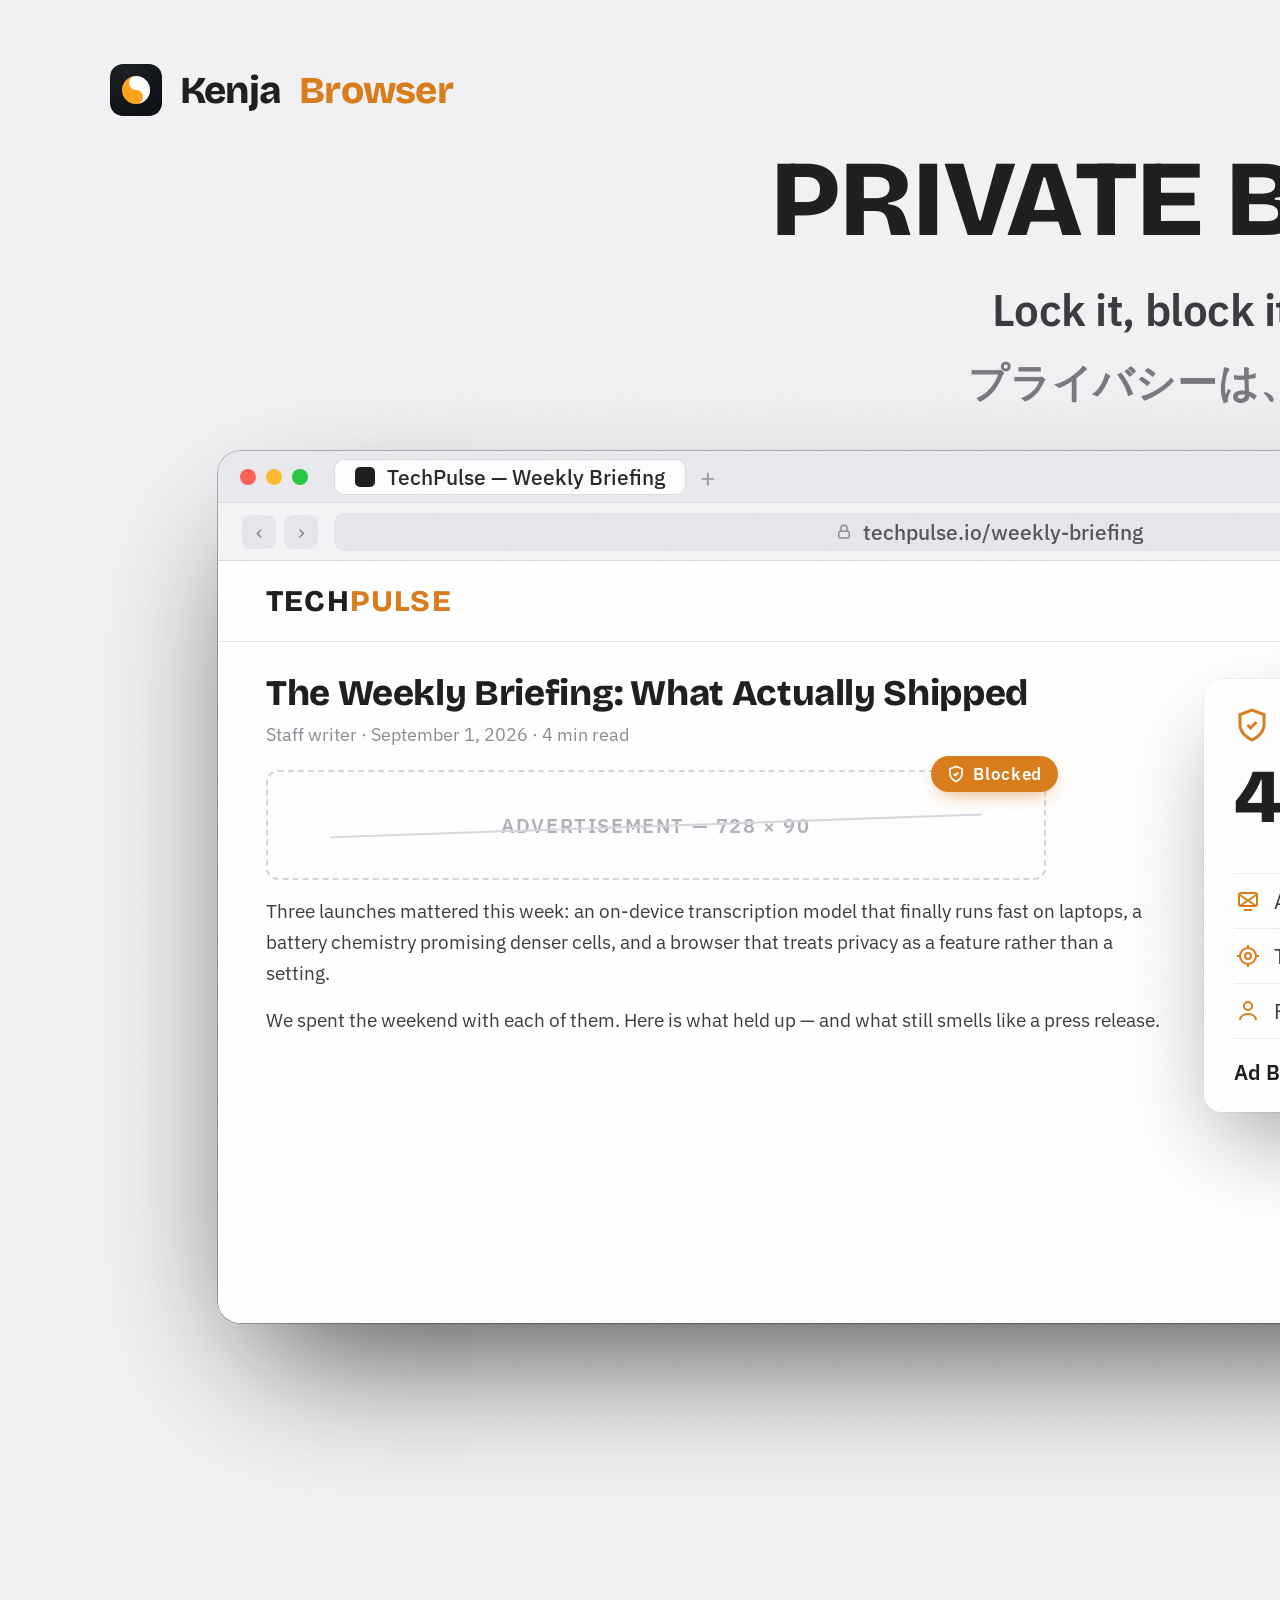
<file: appstore-shots/src/slide-7.html>
<!DOCTYPE html>
<html lang="en">
<head>
<meta charset="utf-8">
<title>Slide 6 — Private by Design</title>
<link rel="stylesheet" href="shared.css">
<style>
  .slide { padding: 64px 110px 80px; }
  .head-block { margin-top: 80px; }

  .stage { display: flex; align-items: center; gap: 64px; margin-top: 40px; }
  .win { width: 1500px; height: 872px; }
  .col { display: flex; flex-direction: column; gap: 26px; width: 560px; }
  .col .chip { padding: 26px 34px; }
  .col .chip svg { width: 52px; height: 52px; }

  /* page behind popover */
  .page { background: #fff; font-family: var(--font-body); color: #1d1d1f; height: 100%; }
  .site-head { display: flex; align-items: center; gap: 24px; padding: 22px 48px; border-bottom: 1px solid #e5e5ea; }
  .site-logo { font-family: var(--font-display); font-weight: 800; font-size: 30px; letter-spacing: 0.04em; }
  .site-logo em { font-style: normal; color: #d97c1a; }
  .site-nav { display: flex; gap: 28px; font-size: 20px; font-weight: 500; color: #6a6a72; margin-left: auto; }

  .art { padding: 30px 48px; }
  .art h2 { font-size: 36px; font-weight: 800; letter-spacing: -0.01em; font-family: var(--font-display); }
  .art .by { font-size: 18px; color: #8a8a94; margin-top: 8px; }
  .art p { font-size: 19px; line-height: 1.62; color: #3a3a3e; margin-top: 16px; max-width: 900px; }

  /* crossed-out ad placeholder */
  .ad-slot {
    margin: 24px 0 8px;
    width: 780px; height: 110px;
    border: 2px dashed #d5d5dc; border-radius: 12px;
    display: flex; align-items: center; justify-content: center; gap: 14px;
    color: #b0b0b8; font-size: 20px; font-weight: 600; letter-spacing: 0.08em;
    position: relative;
  }
  .ad-slot .blocked {
    position: absolute; right: -14px; top: -16px;
    display: flex; align-items: center; gap: 8px;
    background: #d97c1a; color: #fff;
    font-size: 17px; font-weight: 700; letter-spacing: 0.04em;
    padding: 7px 16px; border-radius: 999px;
    box-shadow: 0 8px 20px -8px rgba(217, 124, 26, 0.7);
  }
  .ad-slot .blocked svg { width: 18px; height: 18px; }
  .ad-slot .cross { position: absolute; left: 8%; right: 8%; top: 50%; height: 2px; background: #d5d5dc; transform: rotate(-2deg); }

  /* shield popover */
  .pop {
    position: absolute;
    right: 54px; top: 118px;
    width: 460px;
    background: rgba(255, 255, 255, 0.97);
    border-radius: 18px;
    box-shadow: 0 40px 90px -20px rgba(0, 0, 0, 0.4), 0 0 0 0.5px rgba(0, 0, 0, 0.08);
    padding: 28px 30px 24px;
    z-index: 30;
  }
  .pop .head { display: flex; align-items: center; gap: 14px; }
  .pop .head svg { width: 36px; height: 36px; color: #d97c1a; }
  .pop .head .t { font-size: 25px; font-weight: 800; font-family: var(--font-display); }
  .pop .big { display: flex; align-items: baseline; gap: 16px; margin-top: 16px; }
  .pop .big .n { font-family: var(--font-display); font-weight: 800; font-size: 76px; line-height: 1; color: #1d1d1f; }
  .pop .big .d { font-size: 20px; color: #6a6a72; line-height: 1.35; }
  .pop .stats { margin-top: 18px; border-top: 1px solid #ececf1; }
  .pop .st { display: flex; align-items: center; gap: 14px; padding: 13px 2px; border-bottom: 1px solid #ececf1; font-size: 21px; color: #3a3a3e; }
  .pop .st svg { width: 24px; height: 24px; color: #d97c1a; }
  .pop .st .c { margin-left: auto; font-weight: 700; color: #1d1d1f; }
  .pop .foot { display: flex; align-items: center; margin-top: 16px; }
  .pop .foot .lbl { font-size: 21px; font-weight: 600; }
  .pop .foot .switch { width: 56px; height: 33px; border-radius: 999px; background: #34c759; position: relative; margin-left: auto; }
  .pop .foot .switch::after { content: ""; position: absolute; right: 3px; top: 3px; width: 27px; height: 27px; border-radius: 50%; background: #fff; box-shadow: 0 2px 6px rgba(0,0,0,0.25); }
</style>
</head>
<body>
<div class="slide slide--light">
  <div class="brand"><img src="../../assets/img/icon-192.png" alt="">Kenja<em>Browser</em></div>
  <div class="for-mac">FREE · FOR MAC</div>

  <div class="head-block">
    <h1 class="headline">Private by Design</h1>
    <p class="sub-en">Lock it, block it, keep it yours</p>
    <p class="sub-jp">プライバシーは、デザインから。</p>
  </div>

  <div class="stage">
    <div class="mac-window win">
      <div class="mw-titlebar">
        <div class="dots"><i></i><i></i><i></i></div>
        <div class="mw-tab"><span class="fav" style="background:#1d1d1f"></span>TechPulse — Weekly Briefing</div>
        <span class="plus">+</span>
      </div>
      <div class="mw-toolbar">
        <div class="nav-arrows"><span>‹</span><span>›</span></div>
        <div class="urlbar">
          <svg viewBox="0 0 24 24" fill="none" stroke="currentColor" stroke-width="2"><rect x="5" y="11" width="14" height="9" rx="2"/><path d="M8 11V7a4 4 0 0 1 8 0v4"/></svg>
          techpulse.io/weekly-briefing
        </div>
        <div class="tb-actions"><span><svg viewBox="0 0 24 24" fill="none" stroke="currentColor" stroke-width="2"><path d="M12 3v12"/><path d="m7 10 5 5 5-5"/><path d="M5 21h14"/></svg></span></div>
      </div>

      <div class="mw-body">
        <div class="page">
          <div class="site-head">
            <div class="site-logo">TECH<em>PULSE</em></div>
            <div class="site-nav"><span>Reviews</span><span>Guides</span><span>Deals</span><span>About</span></div>
          </div>
          <div class="art">
            <h2>The Weekly Briefing: What Actually Shipped</h2>
            <div class="by">Staff writer · September 1, 2026 · 4 min read</div>

            <div class="ad-slot">
              ADVERTISEMENT — 728 × 90
              <div class="cross"></div>
              <div class="blocked">
                <svg viewBox="0 0 24 24" fill="none" stroke="currentColor" stroke-width="2.4"><path d="M12 22s8-3.6 8-10V5l-8-3-8 3v7c0 6.4 8 10 8 10Z"/><path d="m9 12 2 2 4-4"/></svg>
                Blocked
              </div>
            </div>

            <p>Three launches mattered this week: an on-device transcription model that finally runs fast on laptops, a battery chemistry promising denser cells, and a browser that treats privacy as a feature rather than a setting.</p>
            <p>We spent the weekend with each of them. Here is what held up — and what still smells like a press release.</p>
          </div>

          <div class="pop">
            <div class="head">
              <svg viewBox="0 0 24 24" fill="none" stroke="currentColor" stroke-width="2"><path d="M12 22s8-3.6 8-10V5l-8-3-8 3v7c0 6.4 8 10 8 10Z"/><path d="m9 12 2 2 4-4"/></svg>
              <div class="t">KenjaBrowser Shield</div>
            </div>
            <div class="big">
              <div class="n">47</div>
              <div class="d">ads &amp; trackers<br>blocked on this page</div>
            </div>
            <div class="stats">
              <div class="st"><svg viewBox="0 0 24 24" fill="none" stroke="currentColor" stroke-width="2"><rect x="3" y="4" width="18" height="13" rx="2"/><path d="M8 21h8"/><path d="m4 6 16 11M20 6 4 17"/></svg>Ads <span class="c">12</span></div>
              <div class="st"><svg viewBox="0 0 24 24" fill="none" stroke="currentColor" stroke-width="2"><circle cx="12" cy="12" r="3"/><circle cx="12" cy="12" r="8"/><path d="M12 1v3M12 20v3M1 12h3M20 12h3"/></svg>Trackers <span class="c">31</span></div>
              <div class="st"><svg viewBox="0 0 24 24" fill="none" stroke="currentColor" stroke-width="2"><path d="M12 11a4 4 0 1 0 0-8 4 4 0 0 0 0 8Z"/><path d="M4 21c0-3.5 3.6-6 8-6s8 2.5 8 6"/></svg>Fingerprinters <span class="c">4</span></div>
            </div>
            <div class="foot">
              <div class="lbl">Ad Blocking</div>
              <div class="switch"></div>
            </div>
          </div>
        </div>
      </div>
    </div>

    <div class="col">
      <div class="chip">
        <svg viewBox="0 0 24 24" fill="none" stroke="currentColor" stroke-width="1.7"><path d="M12 11a4 4 0 1 0 0-8 4 4 0 0 0 0 8Z"/><path d="M8 11a4 4 0 1 0 0-8"/><path d="M4 21c0-2.8 2.2-5 5-5h2c.7 0 1.4.15 2 .42"/><path d="M16 22l2-2 4-4-2-2-4 4-2 2z"/></svg>
        <div class="t"><div class="l-en">Touch ID App Lock</div><div class="l-jp">Touch ID でアプリをロック</div></div>
      </div>
      <div class="chip">
        <svg viewBox="0 0 24 24" fill="none" stroke="currentColor" stroke-width="1.7"><path d="m19 21-7-4-2 1.2-7-4V7.8L3 7l7 4 2-1.2 7 4V21Z"/><path d="m19 7.8-7-4-2 1.2L3 7"/><path d="M12 19v-8"/></svg>
        <div class="t"><div class="l-en">Encrypted Bookmarks</div><div class="l-jp">ブックマークを強力に暗号化</div></div>
      </div>
      <div class="chip">
        <svg viewBox="0 0 24 24" fill="none" stroke="currentColor" stroke-width="1.7"><path d="M11.5 5.1A9 9 0 0 1 21 12a9 9 0 0 1-12.8 8.1"/><path d="M6.6 6.6A9 9 0 0 0 3 12a9 9 0 0 0 4.2 7.6"/><path d="M3 3l18 18"/><path d="M9.9 9.9a3 3 0 0 0 4.2 4.2"/></svg>
        <div class="t"><div class="l-en">Zero Data Collection</div><div class="l-jp">データ収集は一切なし</div></div>
      </div>
      <div class="chip">
        <svg viewBox="0 0 24 24" fill="none" stroke="currentColor" stroke-width="1.7"><rect x="3" y="4" width="18" height="13" rx="2"/><path d="M8 21h8"/><path d="m4 6 16 11M20 6 4 17"/></svg>
        <div class="t"><div class="l-en">Ads &amp; Trackers Blocked</div><div class="l-jp">広告とトラッカーを自動で遮断</div></div>
      </div>
    </div>
  </div>
</div>
<script src="audit.js"></script>
</body>
</html>
</file>
<file: assets/css/styles.css>
/* ============================================================
   KenjaBrowser — kenjabrowser.kofukuai.com
   Design: "player HUD" — near-black stage, caption-bar glass,
   brand orange #f09a40 sampled from App Store screenshots.
   ============================================================ */

/* ---------- Fonts (self-hosted, latin subsets) ---------- */
@font-face {
  font-family: "Bricolage Grotesque";
  src: url("../fonts/bricolage-grotesque-600.woff2") format("woff2");
  font-weight: 600;
  font-style: normal;
  font-display: swap;
  unicode-range: U+0000-00FF, U+0131, U+0152-0153, U+02BB-02BC, U+2000-206F, U+2074, U+20AC, U+2122, U+2191, U+2193, U+2212, U+2215, U+FEFF, U+FFFD;
}
@font-face {
  font-family: "Bricolage Grotesque";
  src: url("../fonts/bricolage-grotesque-800.woff2") format("woff2");
  font-weight: 800;
  font-style: normal;
  font-display: swap;
  unicode-range: U+0000-00FF, U+0131, U+0152-0153, U+02BB-02BC, U+2000-206F, U+2074, U+20AC, U+2122, U+2191, U+2193, U+2212, U+2215, U+FEFF, U+FFFD;
}
@font-face {
  font-family: "IBM Plex Sans";
  src: url("../fonts/ibm-plex-sans-400.woff2") format("woff2");
  font-weight: 400;
  font-style: normal;
  font-display: swap;
  unicode-range: U+0000-00FF, U+0131, U+0152-0153, U+02BB-02BC, U+2000-206F, U+2074, U+20AC, U+2122, U+2191, U+2193, U+2212, U+2215, U+FEFF, U+FFFD;
}
@font-face {
  font-family: "IBM Plex Sans";
  src: url("../fonts/ibm-plex-sans-500.woff2") format("woff2");
  font-weight: 500;
  font-style: normal;
  font-display: swap;
  unicode-range: U+0000-00FF, U+0131, U+0152-0153, U+02BB-02BC, U+2000-206F, U+2074, U+20AC, U+2122, U+2191, U+2193, U+2212, U+2215, U+FEFF, U+FFFD;
}
@font-face {
  font-family: "IBM Plex Sans";
  src: url("../fonts/ibm-plex-sans-600.woff2") format("woff2");
  font-weight: 600;
  font-style: normal;
  font-display: swap;
  unicode-range: U+0000-00FF, U+0131, U+0152-0153, U+02BB-02BC, U+2000-206F, U+2074, U+20AC, U+2122, U+2191, U+2193, U+2212, U+2215, U+FEFF, U+FFFD;
}
@font-face {
  font-family: "IBM Plex Mono";
  src: url("../fonts/ibm-plex-mono-400.woff2") format("woff2");
  font-weight: 400;
  font-style: normal;
  font-display: swap;
  unicode-range: U+0000-00FF, U+0131, U+0152-0153, U+02BB-02BC, U+2000-206F, U+2074, U+20AC, U+2122, U+2191, U+2193, U+2212, U+2215, U+FEFF, U+FFFD;
}
@font-face {
  font-family: "IBM Plex Mono";
  src: url("../fonts/ibm-plex-mono-500.woff2") format("woff2");
  font-weight: 500;
  font-style: normal;
  font-display: swap;
  unicode-range: U+0000-00FF, U+0131, U+0152-0153, U+02BB-02BC, U+2000-206F, U+2074, U+20AC, U+2122, U+2191, U+2193, U+2212, U+2215, U+FEFF, U+FFFD;
}

/* ---------- Tokens ---------- */
:root {
  --bg: #0b0c10;
  --bg-2: #0e1016;
  --card: #141822;
  --card-2: #171c28;
  --line: rgba(255, 255, 255, 0.08);
  --line-2: rgba(255, 255, 255, 0.14);
  --text: #eef1f7;
  --muted: #a7b0c2;
  --muted-2: #6b7488;
  --accent: #f09a40;
  --accent-2: #ffc46b;
  --accent-ink: #1d1100;
  --ok: #7dd48a;

  --font-display: "Bricolage Grotesque", "PingFang SC", "Hiragino Sans GB", "Microsoft YaHei", sans-serif;
  --font-body: "IBM Plex Sans", "PingFang SC", "Hiragino Sans GB", "Microsoft YaHei", sans-serif;
  --font-mono: "IBM Plex Mono", ui-monospace, "SF Mono", Menlo, monospace;

  --radius: 16px;
  --radius-sm: 10px;
  --container: 1128px;
  --shadow-pop: 0 24px 80px -24px rgba(0, 0, 0, 0.8);
  --ease: cubic-bezier(0.22, 1, 0.36, 1);
}

/* ---------- Reset / base ---------- */
*, *::before, *::after { box-sizing: border-box; }
html { scroll-behavior: smooth; -webkit-text-size-adjust: 100%; }
body {
  margin: 0;
  background:
    radial-gradient(1100px 520px at 82% -10%, rgba(240, 154, 64, 0.13), transparent 62%),
    radial-gradient(900px 600px at -12% 8%, rgba(64, 120, 240, 0.07), transparent 55%),
    var(--bg);
  color: var(--text);
  font-family: var(--font-body);
  font-size: 16.5px;
  line-height: 1.65;
  -webkit-font-smoothing: antialiased;
  overflow-x: hidden;
}
/* film grain */
body::before {
  content: "";
  position: fixed;
  inset: 0;
  z-index: 0;
  pointer-events: none;
  opacity: 0.05;
  background-image: url("data:image/svg+xml,%3Csvg xmlns='http://www.w3.org/2000/svg' width='160' height='160'%3E%3Cfilter id='n'%3E%3CfeTurbulence type='fractalNoise' baseFrequency='0.9' numOctaves='2'/%3E%3C/filter%3E%3Crect width='160' height='160' filter='url(%23n)' opacity='0.6'/%3E%3C/svg%3E");
}
main { position: relative; z-index: 1; }

img { max-width: 100%; height: auto; display: block; }
a { color: var(--accent-2); text-decoration: none; }
a:hover { text-decoration: underline; text-underline-offset: 3px; }

h1, h2, h3, h4 {
  font-family: var(--font-display);
  font-weight: 800;
  line-height: 1.08;
  letter-spacing: -0.015em;
  margin: 0 0 0.5em;
  text-wrap: balance;
}
p { margin: 0 0 1em; }

::selection { background: var(--accent); color: var(--accent-ink); }

:focus-visible {
  outline: 2px solid var(--accent);
  outline-offset: 3px;
  border-radius: 4px;
}

.skip-link {
  position: absolute;
  left: 16px;
  top: -60px;
  z-index: 100;
  background: var(--accent);
  color: var(--accent-ink);
  padding: 10px 16px;
  border-radius: 8px;
  font-weight: 600;
  transition: top 0.2s;
}
.skip-link:focus { top: 16px; text-decoration: none; }

.container { width: min(var(--container), calc(100% - 48px)); margin-inline: auto; }

section { padding: clamp(64px, 9vw, 120px) 0; position: relative; }

/* ---------- Type helpers ---------- */
.eyebrow {
  font-family: var(--font-mono);
  font-size: 12.5px;
  font-weight: 500;
  letter-spacing: 0.18em;
  text-transform: uppercase;
  color: var(--accent);
  display: inline-flex;
  align-items: center;
  gap: 10px;
  margin-bottom: 18px;
}
.eyebrow::before {
  content: "";
  width: 22px;
  height: 1px;
  background: var(--accent);
  display: inline-block;
}
.section-title { font-size: clamp(30px, 4.4vw, 46px); }
.section-lede { color: var(--muted); font-size: 17.5px; max-width: 640px; }

/* ---------- Buttons ---------- */
.btn {
  display: inline-flex;
  align-items: center;
  gap: 10px;
  padding: 14px 24px;
  border-radius: 12px;
  font-family: var(--font-body);
  font-weight: 600;
  font-size: 16px;
  line-height: 1;
  border: 1px solid transparent;
  cursor: pointer;
  transition: transform 0.18s var(--ease), box-shadow 0.18s var(--ease), background 0.18s, border-color 0.18s;
  white-space: nowrap;
}
.btn:hover { text-decoration: none; transform: translateY(-2px); }
.btn:active { transform: translateY(0); }

.btn-primary {
  background: linear-gradient(180deg, var(--accent-2), var(--accent));
  color: var(--accent-ink);
  box-shadow: 0 10px 32px -10px rgba(240, 154, 64, 0.55);
}
.btn-primary:hover { box-shadow: 0 14px 40px -10px rgba(240, 154, 64, 0.7); }

.btn-ghost {
  background: rgba(255, 255, 255, 0.04);
  border-color: var(--line-2);
  color: var(--text);
}
.btn-ghost:hover { border-color: rgba(255, 255, 255, 0.3); background: rgba(255, 255, 255, 0.07); }

.btn-store {
  background: rgba(255, 255, 255, 0.04);
  border-color: var(--line-2);
  color: var(--text);
  flex-direction: column;
  align-items: flex-start;
  gap: 3px;
  padding: 13px 22px;
}
.btn-store small {
  font-family: var(--font-mono);
  font-size: 10.5px;
  letter-spacing: 0.14em;
  text-transform: uppercase;
  color: var(--muted);
  font-weight: 500;
}
.btn-store strong { font-size: 19px; font-weight: 600; }
.btn-store:hover strong { color: var(--accent-2); }

/* ---------- Header ---------- */
.site-header {
  position: sticky;
  top: 0;
  z-index: 50;
  backdrop-filter: blur(18px) saturate(1.4);
  -webkit-backdrop-filter: blur(18px) saturate(1.4);
  background: rgba(11, 12, 16, 0.72);
  border-bottom: 1px solid var(--line);
}
.header-inner {
  display: flex;
  align-items: center;
  gap: 28px;
  height: 68px;
}
.wordmark {
  font-family: var(--font-display);
  font-weight: 800;
  font-size: 21px;
  letter-spacing: -0.02em;
  color: var(--text);
  display: inline-flex;
  align-items: center;
  gap: 10px;
}
.wordmark:hover { text-decoration: none; }
.wordmark img { width: 28px; height: 28px; border-radius: 7px; }
.wordmark em { font-style: normal; color: var(--accent); }

.nav-links {
  display: flex;
  gap: 26px;
  margin-left: 8px;
  font-size: 15px;
  color: var(--muted);
  font-weight: 500;
}
.nav-links a { color: var(--muted); }
.nav-links a:hover { color: var(--text); text-decoration: none; }

.header-actions { margin-left: auto; display: flex; align-items: center; gap: 14px; }
.lang-switch {
  font-family: var(--font-mono);
  font-size: 13px;
  color: var(--muted);
  border: 1px solid var(--line-2);
  border-radius: 999px;
  padding: 6px 13px;
}
.lang-switch:hover { color: var(--accent-2); border-color: var(--accent); text-decoration: none; }
.header-cta { padding: 10px 18px; font-size: 14.5px; }

/* ---------- Hero ---------- */
.hero {
  padding: clamp(48px, 6vw, 88px) 0;
  display: grid;
  align-items: center;
  min-height: calc(100svh - 68px);
}
.hero-grid {
  display: grid;
  grid-template-columns: minmax(0, 7fr) minmax(0, 5fr);
  gap: clamp(32px, 5vw, 72px);
  align-items: center;
}
.hero h1 {
  font-size: clamp(38px, 5.6vw, 62px);
  letter-spacing: -0.025em;
  margin-bottom: 20px;
}
.hero h1 .accent {
  color: var(--accent);
  position: relative;
  white-space: nowrap;
}
.hero-sub {
  color: var(--muted);
  font-size: clamp(16.5px, 1.6vw, 19px);
  max-width: 560px;
  margin-bottom: 30px;
}
.hero-sub strong { color: var(--text); font-weight: 600; }
.hero-ctas { display: flex; flex-wrap: wrap; gap: 14px; margin-bottom: 26px; align-items: center; }
.trust-row {
  display: flex;
  flex-wrap: wrap;
  gap: 8px 22px;
  font-family: var(--font-mono);
  font-size: 12.5px;
  color: var(--muted);
}
.trust-row span { display: inline-flex; align-items: center; gap: 7px; }
.trust-row svg { flex: none; }

/* live caption simulator */
.cc-stage { position: relative; }
.cc-stage::before {
  content: "";
  position: absolute;
  inset: -12%;
  background: radial-gradient(closest-side, rgba(240, 154, 64, 0.18), transparent 70%);
  filter: blur(10px);
  z-index: -1;
}
.cc-bar {
  background: rgba(18, 21, 30, 0.78);
  backdrop-filter: blur(16px) saturate(1.3);
  -webkit-backdrop-filter: blur(16px) saturate(1.3);
  border: 1px solid rgba(255, 255, 255, 0.14);
  border-radius: 18px;
  padding: 22px 24px 24px;
  box-shadow: var(--shadow-pop), inset 0 1px 0 rgba(255, 255, 255, 0.09);
}
.cc-top {
  display: flex;
  align-items: center;
  gap: 12px;
  margin-bottom: 16px;
}
.cc-badge {
  font-family: var(--font-mono);
  font-size: 11px;
  font-weight: 500;
  letter-spacing: 0.1em;
  background: var(--accent);
  color: var(--accent-ink);
  border-radius: 6px;
  padding: 3px 8px;
}
.cc-lang {
  font-family: var(--font-mono);
  font-size: 12px;
  color: var(--muted);
  letter-spacing: 0.06em;
}
.cc-wave { margin-left: auto; display: flex; align-items: flex-end; gap: 4px; height: 22px; }
.cc-wave i {
  width: 3.5px;
  border-radius: 2px;
  background: var(--accent);
  animation: wave 1s ease-in-out infinite;
  opacity: 0.9;
}
.cc-wave i:nth-child(1) { height: 55%; animation-delay: 0s; }
.cc-wave i:nth-child(2) { height: 100%; animation-delay: 0.12s; }
.cc-wave i:nth-child(3) { height: 42%; animation-delay: 0.24s; }
.cc-wave i:nth-child(4) { height: 85%; animation-delay: 0.36s; }
.cc-wave i:nth-child(5) { height: 62%; animation-delay: 0.48s; }
.cc-wave i:nth-child(6) { height: 38%; animation-delay: 0.6s; }
@keyframes wave {
  0%, 100% { transform: scaleY(0.45); }
  50% { transform: scaleY(1); }
}
.cc-line {
  font-size: clamp(16px, 1.6vw, 18.5px);
  line-height: 1.5;
  min-height: 1.5em;
}
.cc-line .src { color: var(--text); font-weight: 500; }
.cc-line .dst {
  color: var(--accent-2);
  font-weight: 600;
  margin-top: 4px;
  display: block;
}
.cc-caret {
  display: inline-block;
  width: 2px;
  height: 1.05em;
  background: var(--accent);
  vertical-align: -0.18em;
  margin-left: 2px;
  animation: blink 1s steps(1) infinite;
}
@keyframes blink { 50% { opacity: 0; } }
.cc-foot {
  margin-top: 16px;
  padding-top: 14px;
  border-top: 1px dashed rgba(255, 255, 255, 0.12);
  font-family: var(--font-mono);
  font-size: 11px;
  color: var(--muted-2);
  display: flex;
  justify-content: space-between;
  gap: 12px;
  letter-spacing: 0.04em;
  white-space: nowrap;
}
.cc-foot .dot { color: var(--ok); }
.cc-under {
  margin-top: 16px;
  text-align: center;
  font-family: var(--font-mono);
  font-size: 12px;
  color: var(--muted-2);
  letter-spacing: 0.05em;
}

/* ---------- Steps ---------- */
.steps-grid {
  display: grid;
  grid-template-columns: repeat(3, 1fr);
  gap: 22px;
  counter-reset: step;
}
.step {
  background: linear-gradient(180deg, var(--card-2), var(--card));
  border: 1px solid var(--line);
  border-radius: var(--radius);
  padding: 28px 26px;
  position: relative;
  overflow: hidden;
}
.step-num {
  font-family: var(--font-mono);
  font-size: 13px;
  color: var(--accent);
  letter-spacing: 0.12em;
  display: block;
  margin-bottom: 14px;
}
.step-num::after {
  content: "";
  display: block;
  width: 100%;
  height: 1px;
  background: linear-gradient(90deg, rgba(240, 154, 64, 0.5), transparent);
  margin-top: 12px;
}
.step h3 { font-size: 20px; margin-bottom: 8px; }
.step p { color: var(--muted); font-size: 15px; margin: 0; }

/* ---------- Features ---------- */
.features-grid {
  display: grid;
  grid-template-columns: repeat(3, 1fr);
  gap: 22px;
  margin-top: 48px;
}
.feature {
  background: linear-gradient(180deg, var(--card-2), var(--card));
  border: 1px solid var(--line);
  border-radius: var(--radius);
  padding: 26px;
  transition: transform 0.25s var(--ease), border-color 0.25s, box-shadow 0.25s;
}
.feature:hover {
  transform: translateY(-4px);
  border-color: rgba(240, 154, 64, 0.4);
  box-shadow: 0 18px 44px -20px rgba(240, 154, 64, 0.25);
}
.feature-icon {
  width: 44px;
  height: 44px;
  border-radius: 12px;
  display: grid;
  place-items: center;
  background: rgba(240, 154, 64, 0.12);
  border: 1px solid rgba(240, 154, 64, 0.3);
  color: var(--accent-2);
  margin-bottom: 18px;
}
.feature h3 { font-size: 19px; margin-bottom: 8px; }
.feature p { color: var(--muted); font-size: 15px; margin: 0; }
.feature .chip-row { margin-top: 14px; display: flex; flex-wrap: wrap; gap: 6px; }
.chip {
  font-family: var(--font-mono);
  font-size: 11px;
  color: var(--muted);
  border: 1px solid var(--line-2);
  border-radius: 999px;
  padding: 3px 10px;
  letter-spacing: 0.03em;
}

/* ---------- Showcase ---------- */
.shot-row {
  display: grid;
  grid-template-columns: minmax(0, 5fr) minmax(0, 7fr);
  gap: clamp(28px, 4vw, 60px);
  align-items: center;
  margin-top: clamp(48px, 6vw, 84px);
}
.shot-row:nth-child(even) .shot-media { order: 2; }
.shot-row:nth-child(even) .shot-copy { order: 1; }
.shot-media {
  position: relative;
  border-radius: 14px;
  border: 1px solid var(--line-2);
  background: #000;
  overflow: hidden;
  box-shadow: var(--shadow-pop);
  transform: perspective(1400px) rotateY(var(--tilt, 0deg));
  transition: transform 0.4s var(--ease);
}
.shot-row:nth-child(odd) .shot-media { --tilt: -1.6deg; }
.shot-row:nth-child(even) .shot-media { --tilt: 1.6deg; }
.shot-media:hover { transform: perspective(1400px) rotateY(0deg) scale(1.012); }
.shot-media::after {
  content: "";
  position: absolute;
  inset: 0;
  border-radius: inherit;
  background: linear-gradient(120deg, rgba(255, 255, 255, 0.08), transparent 30%);
  pointer-events: none;
}
.shot-media img { width: 100%; }
.shot-index {
  font-family: var(--font-mono);
  font-size: 12px;
  color: var(--muted-2);
  letter-spacing: 0.14em;
}
.shot-copy h3 { font-size: clamp(22px, 2.6vw, 28px); margin: 10px 0 12px; }
.shot-copy p { color: var(--muted); font-size: 16px; max-width: 480px; }

/* ---------- Privacy ---------- */
.privacy-band {
  background:
    radial-gradient(700px 300px at 50% 0%, rgba(240, 154, 64, 0.09), transparent 70%),
    var(--bg-2);
  border-block: 1px solid var(--line);
  text-align: center;
}
.privacy-band .eyebrow { justify-content: center; }
.privacy-band .eyebrow::before { display: none; }
.privacy-statement {
  font-size: clamp(28px, 4.2vw, 44px);
  max-width: 820px;
  margin: 0 auto 18px;
}
.privacy-statement em { font-style: normal; color: var(--accent); }
.no-chips {
  display: flex;
  flex-wrap: wrap;
  justify-content: center;
  gap: 10px;
  margin: 30px 0 26px;
}
.no-chip {
  font-family: var(--font-mono);
  font-size: 13px;
  color: var(--text);
  background: rgba(255, 255, 255, 0.04);
  border: 1px solid var(--line-2);
  padding: 8px 16px;
  border-radius: 999px;
  display: inline-flex;
  align-items: center;
  gap: 8px;
}
.no-chip s { color: var(--muted-2); text-decoration: none; }
.no-chip .x { color: var(--accent); font-weight: 700; }

/* ---------- Hero platform note (iPhone & iPad) ---------- */
.platform-note {
  margin-top: 20px;
  font-size: 14.5px;
  color: var(--muted);
}
.platform-note strong { color: var(--text); font-weight: 600; }
.platform-note a { color: var(--accent); }

/* ---------- Feature platform chips ---------- */
.chip-mac, .chip-all { color: var(--accent); border-color: rgba(240, 154, 64, 0.45); }

/* ---------- iPhone & iPad section ---------- */
.ios-grid {
  display: grid;
  grid-template-columns: 1.15fr 1fr;
  gap: 34px;
  align-items: center;
  margin-top: 42px;
}
.ios-media img {
  display: block;
  width: 100%;
  border-radius: 16px;
  border: 1px solid var(--line-2);
  box-shadow: 0 24px 60px -30px rgba(0, 0, 0, 0.8);
}
.ios-cards { display: flex; flex-direction: column; gap: 20px; }
.platform-card {
  background: var(--card);
  border: 1px solid var(--line);
  border-radius: 16px;
  padding: 24px 28px;
}
.platform-head {
  display: flex;
  align-items: center;
  gap: 12px;
  color: var(--accent);
}
.platform-head h3 { font-size: 18.5px; color: var(--text); }
.platform-tag {
  margin-left: auto;
  font-family: var(--font-mono);
  font-size: 11px;
  letter-spacing: 0.1em;
  color: var(--muted);
  border: 1px solid var(--line-2);
  border-radius: 999px;
  padding: 4px 12px;
  white-space: nowrap;
}
.platform-card ul { list-style: none; margin: 14px 0 0; }
.platform-card li {
  position: relative;
  padding: 5px 0 5px 24px;
  font-size: 15px;
  color: var(--muted);
}
.platform-card li::before {
  content: "";
  position: absolute;
  left: 2px; top: 12px;
  width: 12px; height: 7px;
  border-left: 2px solid var(--accent);
  border-bottom: 2px solid var(--accent);
  transform: rotate(-45deg);
}
.ios-meta {
  margin-top: 26px;
  font-family: var(--font-mono);
  font-size: 12.5px;
  color: var(--muted-2);
  letter-spacing: 0.06em;
}

/* ---------- Pricing ---------- */
.pricing-grid {
  display: grid;
  grid-template-columns: repeat(4, 1fr);
  gap: 18px;
  margin-top: 48px;
  align-items: stretch;
}
.price-card {
  background: linear-gradient(180deg, var(--card-2), var(--card));
  border: 1px solid var(--line);
  border-radius: var(--radius);
  padding: 26px 24px;
  display: flex;
  flex-direction: column;
  position: relative;
}
.price-card.highlight {
  border-color: rgba(240, 154, 64, 0.55);
  background:
    radial-gradient(360px 200px at 50% 0%, rgba(240, 154, 64, 0.14), transparent 70%),
    linear-gradient(180deg, var(--card-2), var(--card));
  box-shadow: 0 22px 60px -28px rgba(240, 154, 64, 0.4);
}
.price-tagline {
  position: absolute;
  top: -12px;
  left: 50%;
  transform: translateX(-50%);
  font-family: var(--font-mono);
  font-size: 11px;
  letter-spacing: 0.1em;
  text-transform: uppercase;
  background: var(--accent);
  color: var(--accent-ink);
  padding: 4px 12px;
  border-radius: 999px;
  white-space: nowrap;
  font-weight: 500;
}
.price-name { font-family: var(--font-mono); font-size: 13px; color: var(--muted); letter-spacing: 0.1em; text-transform: uppercase; }
.price-value { font-family: var(--font-display); font-size: 38px; font-weight: 800; margin: 10px 0 2px; }
.price-value small { font-size: 15px; color: var(--muted); font-weight: 500; font-family: var(--font-body); }
.price-desc { color: var(--muted); font-size: 14px; margin-bottom: 18px; }
.price-card ul { list-style: none; margin: 0 0 22px; padding: 0; font-size: 14.5px; color: var(--muted); display: grid; gap: 9px; }
.price-card li { display: flex; gap: 9px; align-items: baseline; }
.price-card li::before { content: "✓"; color: var(--ok); font-weight: 700; }
.price-card .btn { margin-top: auto; justify-content: center; padding: 12px 18px; font-size: 15px; }
.pricing-note { text-align: center; color: var(--muted-2); font-size: 13.5px; margin-top: 26px; font-family: var(--font-mono); }

/* ---------- FAQ ---------- */
.faq-list { max-width: 780px; margin: 40px auto 0; display: grid; gap: 12px; }
details.faq {
  background: linear-gradient(180deg, var(--card-2), var(--card));
  border: 1px solid var(--line);
  border-radius: var(--radius-sm);
  overflow: hidden;
}
details.faq summary {
  cursor: pointer;
  list-style: none;
  padding: 18px 22px;
  font-weight: 600;
  font-size: 16px;
  display: flex;
  justify-content: space-between;
  align-items: center;
  gap: 16px;
  transition: color 0.15s;
}
details.faq summary::-webkit-details-marker { display: none; }
details.faq summary::after {
  content: "+";
  font-family: var(--font-mono);
  font-size: 20px;
  color: var(--accent);
  flex: none;
  transition: transform 0.25s var(--ease);
}
details.faq[open] summary::after { transform: rotate(45deg); }
details.faq[open] summary { color: var(--accent-2); }
details.faq .faq-body { padding: 0 22px 20px; color: var(--muted); font-size: 15.5px; }
details.faq .faq-body a { color: var(--accent-2); }

/* ---------- Download band ---------- */
.download-band {
  text-align: center;
  background:
    radial-gradient(800px 360px at 50% 100%, rgba(240, 154, 64, 0.14), transparent 68%),
    var(--bg-2);
  border-top: 1px solid var(--line);
}
.download-band h2 { font-size: clamp(30px, 4.4vw, 46px); }
.download-band .section-lede { margin-inline: auto; }
.download-ctas { display: flex; justify-content: center; flex-wrap: wrap; gap: 16px; margin-top: 34px; }
.download-meta { margin-top: 22px; font-family: var(--font-mono); font-size: 12.5px; color: var(--muted-2); letter-spacing: 0.05em; }

/* ---------- Footer ---------- */
.site-footer {
  border-top: 1px solid var(--line);
  padding: 44px 0 52px;
  font-size: 14.5px;
  color: var(--muted);
}
.footer-grid {
  display: flex;
  flex-wrap: wrap;
  gap: 24px 48px;
  justify-content: space-between;
  align-items: flex-start;
}
.site-footer a { color: var(--muted); }
.site-footer a:hover { color: var(--accent-2); }
.footer-links { display: flex; flex-wrap: wrap; gap: 18px 26px; }
.footer-note { font-family: var(--font-mono); font-size: 12px; color: var(--muted-2); margin-top: 26px; letter-spacing: 0.04em; }

/* ---------- Reveal animation ---------- */
.reveal {
  opacity: 0;
  transform: translateY(26px);
  transition: opacity 0.7s var(--ease), transform 0.7s var(--ease);
}
.reveal.in { opacity: 1; transform: none; }

/* hero load-in */
.hero .fade-up {
  opacity: 0;
  transform: translateY(22px);
  animation: fade-up 0.8s var(--ease) forwards;
}
.hero .fade-up:nth-child(1) { animation-delay: 0.05s; }
.hero .fade-up:nth-child(2) { animation-delay: 0.15s; }
.hero .fade-up:nth-child(3) { animation-delay: 0.25s; }
.hero .fade-up:nth-child(4) { animation-delay: 0.35s; }
.cc-stage.fade-up { animation-delay: 0.2s; }
@keyframes fade-up { to { opacity: 1; transform: none; } }

/* ---------- Responsive ---------- */
@media (max-width: 960px) {
  .hero { min-height: 0; }
  .hero-grid { grid-template-columns: 1fr; }
  .cc-stage { max-width: 560px; }
  .features-grid, .steps-grid { grid-template-columns: 1fr 1fr; }
  .pricing-grid { grid-template-columns: 1fr 1fr; }
  .ios-grid { grid-template-columns: 1fr; }
  .nav-links { display: none; }
}
@media (max-width: 640px) {
  body { font-size: 15.5px; }
  .features-grid, .steps-grid, .pricing-grid { grid-template-columns: 1fr; }
  .shot-row, .shot-row:nth-child(even) { grid-template-columns: 1fr; }
  .shot-row:nth-child(even) .shot-media { order: 0; }
  .shot-row:nth-child(even) .shot-copy { order: 1; }
  .header-cta { display: none; }
  .hero-ctas .btn { width: 100%; justify-content: center; }
  .download-ctas .btn { width: 100%; justify-content: center; }
  .platform-head { flex-wrap: wrap; }
}

@media (prefers-reduced-motion: reduce) {
  *, *::before, *::after { animation-duration: 0.01ms !important; transition-duration: 0.01ms !important; }
  .reveal { opacity: 1; transform: none; }
  html { scroll-behavior: auto; }
}
</file>
<file: appstore-shots/src/shared.css>
/* ============================================================
   KenjaBrowser — App Store slides (2560×1600, macOS)
   Reuses the site design system: Bricolage Grotesque display,
   IBM Plex Sans body, accent #f09a40 on near-black / light #f2f2f2.
   ============================================================ */

@font-face {
  font-family: "Bricolage Grotesque";
  src: url("../../assets/fonts/bricolage-grotesque-600.woff2") format("woff2");
  font-weight: 600;
  font-style: normal;
  font-display: block;
  unicode-range: U+0000-00FF, U+0131, U+0152-0153, U+02BB-02BC, U+2000-206F, U+2074, U+20AC, U+2122, U+2191, U+2193, U+2212, U+2215, U+FEFF, U+FFFD;
}
@font-face {
  font-family: "Bricolage Grotesque";
  src: url("../../assets/fonts/bricolage-grotesque-800.woff2") format("woff2");
  font-weight: 800;
  font-style: normal;
  font-display: block;
  unicode-range: U+0000-00FF, U+0131, U+0152-0153, U+02BB-02BC, U+2000-206F, U+2074, U+20AC, U+2122, U+2191, U+2193, U+2212, U+2215, U+FEFF, U+FFFD;
}
@font-face {
  font-family: "IBM Plex Sans";
  src: url("../../assets/fonts/ibm-plex-sans-400.woff2") format("woff2");
  font-weight: 400;
  font-style: normal;
  font-display: block;
  unicode-range: U+0000-00FF, U+0131, U+0152-0153, U+02BB-02BC, U+2000-206F, U+2074, U+20AC, U+2122, U+2191, U+2193, U+2212, U+2215, U+FEFF, U+FFFD;
}
@font-face {
  font-family: "IBM Plex Sans";
  src: url("../../assets/fonts/ibm-plex-sans-500.woff2") format("woff2");
  font-weight: 500;
  font-style: normal;
  font-display: block;
  unicode-range: U+0000-00FF, U+0131, U+0152-0153, U+02BB-02BC, U+2000-206F, U+2074, U+20AC, U+2122, U+2191, U+2193, U+2212, U+2215, U+FEFF, U+FFFD;
}
@font-face {
  font-family: "IBM Plex Sans";
  src: url("../../assets/fonts/ibm-plex-sans-600.woff2") format("woff2");
  font-weight: 600;
  font-style: normal;
  font-display: block;
  unicode-range: U+0000-00FF, U+0131, U+0152-0153, U+02BB-02BC, U+2000-206F, U+2074, U+20AC, U+2122, U+2191, U+2193, U+2212, U+2215, U+FEFF, U+FFFD;
}
@font-face {
  font-family: "IBM Plex Mono";
  src: url("../../assets/fonts/ibm-plex-mono-400.woff2") format("woff2");
  font-weight: 400;
  font-style: normal;
  font-display: block;
  unicode-range: U+0000-00FF, U+0131, U+0152-0153, U+02BB-02BC, U+2000-206F, U+2074, U+20AC, U+2122, U+2191, U+2193, U+2212, U+2215, U+FEFF, U+FFFD;
}
@font-face {
  font-family: "IBM Plex Mono";
  src: url("../../assets/fonts/ibm-plex-mono-500.woff2") format("woff2");
  font-weight: 500;
  font-style: normal;
  font-display: block;
  unicode-range: U+0000-00FF, U+0131, U+0152-0153, U+02BB-02BC, U+2000-206F, U+2074, U+20AC, U+2122, U+2191, U+2193, U+2212, U+2215, U+FEFF, U+FFFD;
}

:root {
  --bg: #0b0c10;
  --card: #141822;
  --line: rgba(255, 255, 255, 0.08);
  --line-2: rgba(255, 255, 255, 0.14);
  --text: #eef1f7;
  --muted: #a7b0c2;
  --muted-2: #6b7488;
  --accent: #f09a40;
  --accent-2: #ffc46b;
  --accent-ink: #1d1100;
  --ok: #7dd48a;
  --ink: #1d1d1f;

  --font-display: "Bricolage Grotesque", "Hiragino Sans", "PingFang SC", sans-serif;
  --font-body: "IBM Plex Sans", "Hiragino Sans", "PingFang SC", sans-serif;
  --font-jp: "Hiragino Sans", "Hiragino Sans GB", "PingFang SC", sans-serif;
  --font-mono: "IBM Plex Mono", ui-monospace, "SF Mono", Menlo, monospace;
}

* , *::before, *::after { box-sizing: border-box; margin: 0; padding: 0; }
html, body { width: 2560px; height: 1600px; overflow: hidden; }
body { cursor: default; -webkit-font-smoothing: antialiased; text-rendering: optimizeLegibility; }

/* ---------- Slide canvas ---------- */
.slide {
  position: relative;
  width: 2560px;
  height: 1600px;
  display: flex;
  flex-direction: column;
  align-items: center;
  font-family: var(--font-body);
}
.slide--dark {
  color: var(--text);
  background:
    radial-gradient(1600px 760px at 82% -12%, rgba(240, 154, 64, 0.14), transparent 62%),
    radial-gradient(1300px 900px at -12% 10%, rgba(64, 120, 240, 0.08), transparent 55%),
    var(--bg);
}
.slide--light {
  color: var(--ink);
  background:
    radial-gradient(1500px 700px at 85% -10%, rgba(240, 154, 64, 0.16), transparent 60%),
    #f2f2f4;
}
/* film grain, same as site */
.slide::after {
  content: "";
  position: absolute;
  inset: 0;
  z-index: 40;
  pointer-events: none;
  opacity: 0.05;
  background-image: url("data:image/svg+xml,%3Csvg xmlns='http://www.w3.org/2000/svg' width='160' height='160'%3E%3Cfilter id='n'%3E%3CfeTurbulence type='fractalNoise' baseFrequency='0.9' numOctaves='2'/%3E%3C/filter%3E%3Crect width='160' height='160' filter='url(%23n)' opacity='0.6'/%3E%3C/svg%3E");
}

/* ---------- Brand corner ---------- */
.brand {
  position: absolute;
  top: 64px;
  left: 110px;
  display: flex;
  align-items: center;
  gap: 18px;
  font-family: var(--font-display);
  font-weight: 800;
  font-size: 38px;
  letter-spacing: -0.02em;
  z-index: 10;
}
.brand img { width: 52px; height: 52px; border-radius: 13px; }
.brand em { font-style: normal; color: var(--accent); }
.slide--light .brand em { color: #d97c1a; }
.slide--light .brand { color: var(--ink); }

.for-mac {
  position: absolute;
  top: 72px;
  right: 110px;
  display: flex;
  align-items: center;
  gap: 12px;
  padding: 12px 26px;
  border-radius: 999px;
  font-family: var(--font-body);
  font-weight: 600;
  font-size: 25px;
  letter-spacing: 0.08em;
  z-index: 10;
}
.slide--dark .for-mac { border: 1px solid var(--line-2); color: var(--muted); background: rgba(255,255,255,0.04); }
.slide--light .for-mac { border: 1px solid rgba(0,0,0,0.12); color: #55555c; background: rgba(255,255,255,0.7); }

/* ---------- Headline block ---------- */
.head-block { text-align: center; z-index: 5; }
.kicker {
  display: inline-flex;
  align-items: center;
  gap: 14px;
  padding: 10px 26px;
  border-radius: 999px;
  font-family: var(--font-mono);
  font-weight: 500;
  font-size: 24px;
  letter-spacing: 0.22em;
  color: var(--accent-2);
  border: 1px solid rgba(240, 154, 64, 0.45);
  background: rgba(240, 154, 64, 0.10);
  margin-bottom: 30px;
}
.kicker .dot {
  width: 12px; height: 12px; border-radius: 50%;
  background: var(--accent);
  box-shadow: 0 0 14px rgba(240, 154, 64, 0.9);
}
.headline {
  font-family: var(--font-display);
  font-weight: 800;
  font-size: 108px;
  line-height: 1.03;
  letter-spacing: -0.015em;
  text-transform: uppercase;
  color: var(--accent);
}
.slide--light .headline { color: var(--ink); }
.headline .thin { color: var(--text); font-weight: 800; }
.slide--light .headline .thin { color: #55555c; }
.sub-en {
  margin-top: 26px;
  font-family: var(--font-body);
  font-weight: 600;
  font-size: 44px;
  color: var(--text);
  letter-spacing: -0.01em;
}
.slide--light .sub-en { color: #3a3a3e; }
.sub-jp {
  margin-top: 18px;
  font-family: var(--font-jp);
  font-weight: 600;
  font-size: 40px;
  color: var(--muted);
  letter-spacing: 0.02em;
}
.slide--light .sub-jp { color: #77777d; }

/* ---------- Feature chips ---------- */
.chips { display: flex; gap: 24px; justify-content: center; align-items: stretch; z-index: 5; }
.chip {
  display: flex;
  align-items: center;
  gap: 20px;
  padding: 22px 34px;
  border-radius: 22px;
}
.slide--dark .chip { background: rgba(255, 255, 255, 0.05); border: 1px solid var(--line-2); }
.slide--light .chip { background: rgba(255, 255, 255, 0.85); border: 1px solid rgba(0,0,0,0.10); box-shadow: 0 12px 34px -18px rgba(0,0,0,0.25); }
.chip svg { width: 44px; height: 44px; flex: none; }
.slide--dark .chip svg { color: var(--accent); }
.slide--light .chip svg { color: #d97c1a; }
.chip .t { display: flex; flex-direction: column; gap: 4px; }
.chip .l-en { font-family: var(--font-body); font-weight: 600; font-size: 29px; color: var(--text); letter-spacing: 0.01em; }
.chip .l-jp { font-family: var(--font-jp); font-weight: 500; font-size: 24px; color: var(--muted); }
.slide--light .chip .l-en { color: var(--ink); }
.slide--light .chip .l-jp { color: #77777d; }

/* chips laid out vertically (two-column slides) */
.chips--col { flex-direction: column; align-items: stretch; gap: 26px; }
.chips--col .chip { justify-content: flex-start; }

/* ---------- macOS window mockup ---------- */
.mac-window {
  position: relative;
  border-radius: 22px;
  overflow: hidden;
  z-index: 4;
  box-shadow:
    0 60px 140px -40px rgba(0, 0, 0, 0.75),
    0 0 0 1px rgba(255, 255, 255, 0.10),
    0 0 0 0.5px rgba(0, 0, 0, 0.6);
  background: #f4f4f7;
  display: flex;
  flex-direction: column;
}
.mac-window--ui-dark { background: #1c1e26; }

.mw-titlebar {
  height: 52px;
  flex: none;
  display: flex;
  align-items: center;
  padding: 0 22px;
  background: #e9e9ee;
  border-bottom: 1px solid #d8d8df;
}
.mac-window--ui-dark .mw-titlebar { background: #262933; border-bottom: 1px solid #33363f; }
.dots { display: flex; gap: 10px; }
.dots i { width: 16px; height: 16px; border-radius: 50%; }
.dots i:nth-child(1) { background: #ff5f57; }
.dots i:nth-child(2) { background: #febc2e; }
.dots i:nth-child(3) { background: #28c840; }
.mw-tab {
  margin-left: 26px;
  display: flex;
  align-items: center;
  gap: 12px;
  height: 36px;
  padding: 0 20px;
  border-radius: 10px;
  background: #fdfdfe;
  border: 1px solid #dcdce2;
  font-size: 21px;
  font-weight: 500;
  color: #26262b;
}
.mac-window--ui-dark .mw-tab { background: #32353f; border-color: #3d404b; color: #e8eaf1; }
.mw-tab .fav { width: 20px; height: 20px; border-radius: 5px; flex: none; }
.mw-titlebar .plus { margin-left: 14px; color: #9a9aa4; font-size: 26px; font-weight: 400; line-height: 1; }

.mw-toolbar {
  height: 58px;
  flex: none;
  display: flex;
  align-items: center;
  gap: 16px;
  padding: 0 24px;
  background: #f4f4f7;
  border-bottom: 1px solid #d8d8df;
}
.mac-window--ui-dark .mw-toolbar { background: #1c1e26; border-bottom: 1px solid #2c2f39; }
.nav-arrows { display: flex; gap: 8px; }
.nav-arrows span {
  width: 34px; height: 34px; border-radius: 9px;
  display: flex; align-items: center; justify-content: center;
  color: #8a8a94; font-size: 22px; background: #e6e6ec;
}
.mac-window--ui-dark .nav-arrows span { background: #2b2e38; color: #b6bac7; }
.urlbar {
  flex: 1;
  height: 38px;
  border-radius: 10px;
  background: #e6e6ec;
  display: flex;
  align-items: center;
  justify-content: center;
  gap: 10px;
  font-family: var(--font-body);
  font-size: 21px;
  font-weight: 500;
  color: #55555e;
}
.mac-window--ui-dark .urlbar { background: #2b2e38; color: #c6cad6; }
.urlbar svg { width: 18px; height: 18px; color: #8a8a94; }
.tb-actions { display: flex; gap: 10px; align-items: center; }
.tb-actions span {
  width: 34px; height: 34px; border-radius: 9px;
  display: flex; align-items: center; justify-content: center;
  background: #e6e6ec; color: #6f6f7a;
}
.mac-window--ui-dark .tb-actions span { background: #2b2e38; color: #b6bac7; }
.tb-actions svg { width: 19px; height: 19px; }

.mw-body { position: relative; flex: 1; overflow: hidden; background: #fff; }
.mac-window--ui-dark .mw-body { background: #121319; }

/* ---------- Caption bar (BOX style, the product's hero component) ---------- */
.captionbar {
  position: absolute;
  left: 50%;
  transform: translateX(-50%);
  bottom: 64px;
  z-index: 20;
  background: rgba(10, 11, 16, 0.84);
  border-radius: 16px;
  padding: 24px 42px;
  text-align: center;
  box-shadow: 0 22px 60px -12px rgba(0, 0, 0, 0.65), inset 0 0 0 1px rgba(255, 255, 255, 0.07);
}
.cap-orig {
  font-family: var(--font-body);
  font-weight: 600;
  font-size: 36px;
  color: #ffffff;
  letter-spacing: 0.005em;
  white-space: nowrap;
}
.cap-tr {
  margin-top: 8px;
  font-family: var(--font-jp);
  font-weight: 700;
  font-size: 33px;
  color: var(--accent-2);
  letter-spacing: 0.03em;
  white-space: nowrap;
}
.cap-badge {
  position: absolute;
  top: -19px;
  left: 26px;
  display: flex;
  align-items: center;
  gap: 10px;
  height: 38px;
  padding: 0 18px;
  border-radius: 999px;
  background: var(--accent);
  color: var(--accent-ink);
  font-family: var(--font-mono);
  font-weight: 500;
  font-size: 19px;
  letter-spacing: 0.14em;
}
.cap-badge i { width: 11px; height: 11px; border-radius: 50%; background: #c63700; }

/* ---------- Fake video scenes ---------- */
.scene { position: absolute; inset: 0; overflow: hidden; }
.scene--sunset { background: linear-gradient(180deg, #1b1038 0%, #4a1e63 42%, #a8436b 72%, #f2955e 100%); }
.scene--sunset::before {
  content: "";
  position: absolute;
  left: 50%; top: 40%;
  width: 420px; height: 420px;
  transform: translate(-50%, -50%);
  border-radius: 50%;
  background: radial-gradient(circle, rgba(255, 214, 148, 0.95), rgba(255, 158, 87, 0.55) 55%, transparent 72%);
}
.scene--sunset::after {
  content: "";
  position: absolute;
  left: 0; right: 0; bottom: 0;
  height: 30%;
  background: linear-gradient(180deg, transparent, rgba(10, 6, 20, 0.55));
}
.scene--city { background: linear-gradient(160deg, #0d1b3e 0%, #123a63 55%, #1d6a7a 100%); }
.scene--city::before {
  content: "";
  position: absolute;
  inset: 0;
  background:
    linear-gradient(90deg, rgba(255,255,255,0.05) 1px, transparent 1px),
    linear-gradient(rgba(255,255,255,0.04) 1px, transparent 1px);
  background-size: 96px 54px;
  transform: perspective(700px) rotateX(58deg) translateY(180px) scale(1.6);
  transform-origin: 50% 100%;
}
.scene--studio { background: radial-gradient(900px 600px at 30% 20%, #2a2140, #141222 70%); }
.scene--studio::before {
  content: "";
  position: absolute;
  right: 8%; top: 12%;
  width: 320px; height: 320px;
  border-radius: 50%;
  background: radial-gradient(circle at 38% 34%, #6d5bd0, #3a2f77 58%, #241d4a 80%);
}

.play-badge {
  position: absolute;
  left: 50%; top: 42%;
  transform: translate(-50%, -50%);
  width: 110px; height: 110px;
  border-radius: 50%;
  background: rgba(255, 255, 255, 0.14);
  border: 2px solid rgba(255, 255, 255, 0.35);
  backdrop-filter: blur(4px);
  display: flex;
  align-items: center;
  justify-content: center;
  z-index: 8;
}
.play-badge::after {
  content: "";
  margin-left: 8px;
  border-left: 34px solid rgba(255, 255, 255, 0.95);
  border-top: 21px solid transparent;
  border-bottom: 21px solid transparent;
}

/* video control strip (YouTube-ish) */
.vbar {
  position: absolute;
  left: 0; right: 0; bottom: 0;
  height: 74px;
  padding: 0 28px 0 28px;
  display: flex;
  flex-direction: column;
  justify-content: flex-end;
  z-index: 10;
  background: linear-gradient(180deg, transparent, rgba(0, 0, 0, 0.55));
}
.vbar .track { height: 6px; border-radius: 3px; background: rgba(255, 255, 255, 0.28); position: relative; margin-bottom: 14px; }
.vbar .track .fill { position: absolute; left: 0; top: 0; bottom: 0; width: 38%; border-radius: 3px; background: #ff0033; }
.vbar .track .knob { position: absolute; left: 38%; top: 50%; transform: translate(-50%, -50%); width: 16px; height: 16px; border-radius: 50%; background: #ff0033; }
.vbar .ctr { display: flex; align-items: center; gap: 26px; padding-bottom: 14px; color: #fff; }
.vbar .ctr svg { width: 28px; height: 28px; }
.vbar .ctr .time { font-size: 22px; font-weight: 500; margin-left: auto; letter-spacing: 0.03em; }
</file>
